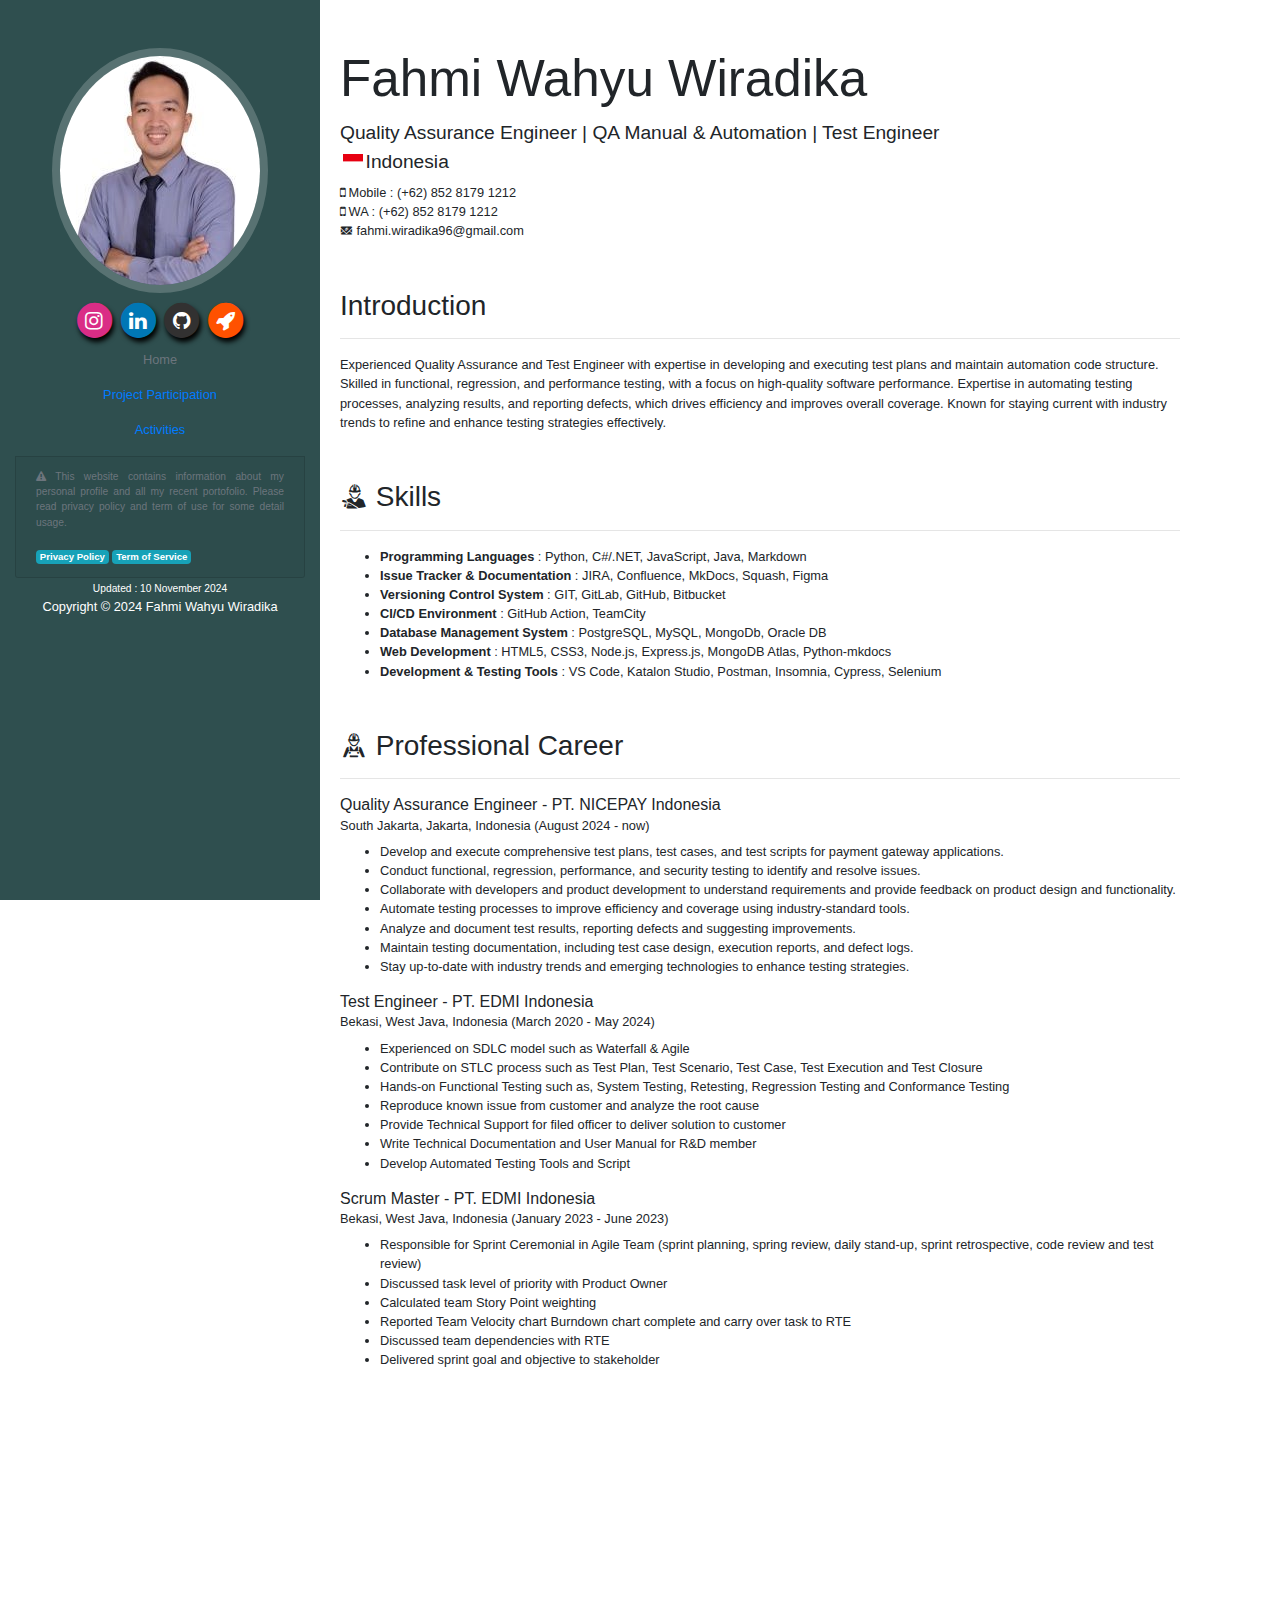
<file: index.html>
<!DOCTYPE html>
<html lang="en-US">

<head>
  <meta charset="UTF-8">
  <meta name="viewport" content="width=device-width, initial-scale=1.0" />
  <meta name="author" content="fahmi wahyu wiradika">
  <meta name="about" content="This is curriculum vitae page fahmi wahyu wiradika">
  <title>Fahmi's Portfolio</title>

  <link rel="stylesheet" href="public/lib/bootstrap/css/bootstrap.min.css">
  <link rel="stylesheet" href="public/lib/animate/animate.min.css">
  <link rel="stylesheet" href="public/lib/font-awesome/css/font-awesome.min.css">
  <link rel="stylesheet" href="public/lib/ionicons/css/ionicons.min.css">
  <link rel="stylesheet" href="public/lib/magnific-popup/magnific-popup.css">
  <link rel="stylesheet" href="public/lib/devicons/css/devicons.min.css">
  <link rel="stylesheet" href="public/lib/icofont/css/icofont.css">
  <link rel="stylesheet" href="public/lib/flag-icon-css-master/css/flag-icon.min.css">
  <link rel="stylesheet" href="public/css/fahmiwazu.css">

  <script src="public/lib/jquery/jquery.min.js"></script>
  <script src="public/lib/jquery/jquery-migrate.min.js"></script>
  <script src="public/lib/bootstrap/js/bootstrap.min.js"></script>
  <script src="public/lib/easing/easing.min.js"></script>
  <script src="public/lib/magnific-popup/magnific-popup.min.js"></script>
  <script src="public/lib/superfish/hoverIntent.js"></script>
  <script src="public/lib/superfish/superfish.min.js"></script>
  <script src="public/lib/wow/wow.min.js"></script>
  <script src="public/js/fahmiwazu.js"></script>
</head>

<body>
  <div id="mobile-page">
    <div id="sm-cover-header" style="font-size:90%">
      <div class="container text-white text-center">
        <div class="wow animated flip">
          <img class="img-profile img-fluid rounded-circle mb-2 " src="public/img/Fahmi - Close up Photo 200.jpg"
            alt="Photo Fahmi Wahyu Wiradika">
        </div>
        <div class="wow animated fadeIn" style="text-shadow:2px 4px 5px black">
          <h3> Fahmi Wahyu Wiradika</h3>
          <h4><small><span class="flag-icon-background flag-icon flag-icon-id"
                style="background-size:80%"></span>Indonesia <br>Quality Assurance Engineer | QA Manual & Automation | Test Engineer </h4>
          <span class="fa fa-mobile-phone"></span> Mobile : (+62) 852 8179 1212
          <br>
          <span class="fa fa-mobile-phone"></span> WA : (+62) 852 8179 1212
          <br>
          <span class="icofont icofont-email"></span> fahmi.wiradika96@gmail.com
        </div>
        <div id="social-media" class=" mt-2 wow animated fadeInUp">
          <small>
            <a class="fa-stack fa-2x text-white" href="https://www.instagram.com/fahmiwazu/">
              <i class="fa fa-circle fa-stack-2x" style="color:#DA2D86;text-shadow:2px 4px 5px black"></i>
              <i class="fa fa-instagram fa-stack-1x"></i>
            </a>
            <a class="fa-stack fa-2x text-white" href="https://www.linkedin.com/in/fahmiwiradika96/">
              <i class="fa fa-circle fa-stack-2x" style="color:#0077B5;text-shadow:2px 4px 5px black"></i>
              <i class="fa fa-linkedin fa-stack-1x"></i>
            </a>
            <a class="fa-stack fa-2x text-white" href="https://github.com/fahmiwazu/">
              <i class="fa fa-circle fa-stack-2x" style="color:#323131;text-shadow:2px 4px 5px black"></i>
              <i class="fa fa-github fa-stack-1x"></i>
            </a>
            <a class="fa-stack fa-2x text-white" href="https://www.postman.com/fahmi-wiradika">
              <i class="fa fa-circle fa-stack-2x" style="color:#ff5100;text-shadow:2px 4px 5px black"></i>
              <i class="fa fa-rocket fa-stack-1x"></i>
            </a>
          </small>
        </div>
      </div>
    </div>
    <div id="introduction">
      <div class="container text-center mt-5 wow animated fadeInUp mt-2">
        <h3>Introduction</h3>
        <div class="section-divider"></div>
        <hr>
        <p>
          Experienced Quality Assurance and Test Engineer with expertise in 
          developing and executing test plans and maintain automation code structure. 
          Skilled in functional, regression, and performance testing, with a focus on high-quality 
          software performance. Expertise in automating testing processes, analyzing results, 
          and reporting defects, which drives efficiency and improves overall coverage. 
          Known for staying current with industry trends to refine and enhance testing 
          strategies effectively.  </p>
      </div>
    </div>
    <div id="skills">
      <div class="container text-center mt-5 wow animated fadeInUp mt-2">
        <h3><span class="icofont icofont-worker"></span> Skills</h3>
        <div class="section-divider"></div>
        <div class="text-left">
          <hr>
          <ul>
            <li><b>Programming Languages</b> : Python, C#/.NET, JavaScript, Java, Markdown</li>
            <li><b>Issue Tracker & Documentation</b> : JIRA, Confluence, MkDocs, Squash, Figma</li>
            <li><b>Versioning Control System</b> : GIT, GitLab, GitHub, Bitbucket</li>
            <li><b>CI/CD Environment</b> : GitHub Action, TeamCity</li>
            <li><b>Database Management System</b> : PostgreSQL, MySQL, MongoDb, Oracle DB</li>
            <li><b>Web Development</b> : HTML5, CSS3, Node.js, Express.js, MongoDB Atlas, Python-mkdocs</li>
            <li><b>Development & Testing Tools</b> : VS Code, Katalon Studio, Postman, Insomnia, Cypress, Selenium</li>
          </ul>
        </div>
      </div>
    </div>
    <div id="experience">
      <div class="container text-center mt-5 wow animated fadeInUp mt-2">
        <h3><span class="icofont icofont-engineer"></span> Professional Career</h3>
        <div class="section-divider"></div>
        <div class="text-left">
          <hr>
          <h6>Quality Assurance Engineer - PT. NICEPAY Indonesia
            <small><br>South Jakarta, Jakarta, Indonesia (August 2024 - now)</small>
          </h6>
          <ul>
            <li>Develop and execute comprehensive test plans, test cases, and test scripts for payment gateway applications.</li>
            <li>Conduct functional, regression, performance, and security testing to identify and resolve issues.</li>
            <li>Collaborate with developers and product development to understand requirements and provide feedback on product design and functionality.</li>
            <li>Automate testing processes to improve efficiency and coverage using industry-standard tools.</li>
            <li>Analyze and document test results, reporting defects and suggesting improvements.</li>
            <li>Maintain testing documentation, including test case design, execution reports, and defect logs.</li>
            <li>Stay up-to-date with industry trends and emerging technologies to enhance testing strategies.</li>
          </ul>
        </div>
        <div class="text-left">
          <h6>Test Engineer - PT. EDMI Indonesia
            <small><br>Bekasi, West Java, Indonesia (March 2020 - May 2024)</small>
          </h6>
          <ul>
            <li>Experienced on SDLC model such as Waterfall & Agile</li>
            <li>Contribute on STLC process such as Test Plan, Test Scenario, Test Case, Test Execution and Test
              Closure</li>
            <li>Hands-on Functional Testing such as, System Testing, Retesting, Regression Testing and Conformance
              Testing</li>
            <li>Reproduce known issue from customer and analyze the root cause</li>
            <li>Provide Technical Support for filed officer to deliver solution to customer</li>
            <li>Write Technical Documentation and User Manual for R&D member</li>
            <li>Develop Automated Testing Tools and Script</li>
          </ul>
        </div>
        <div class="text-left">
          <h6>Scrum Master - PT. EDMI Indonesia
            <small><br>Bekasi, West Java, Indonesia (January 2023 - June 2023)</small>
          </h6>
          <ul>
            <li>Responsible for Sprint Ceremonial in Agile Team (sprint planning, spring review, daily stand-up,
              sprint retrospective, code review and test review)</li>
            <li>Discussed task level of priority with Product Owner</li>
            <li>Calculated team Story Point weighting</li>
            <li>Reported Team Velocity chart Burndown chart complete and carry over task to RTE</li>
            <li>Discussed team dependencies with RTE</li>
            <li>Delivered sprint goal and objective to stakeholder</li>
          </ul>
        </div>
      </div>
    </div>
    <div id="internship">
      <div class="container text-center mt-5 wow animated fadeInUp mt-2">
        <h3><span class="icofont icofont-instrument"></span> Internship</h3>
        <div class="section-divider"></div>
        <div class="text-left">
          <hr>
          <h6>Electrical Engineer Intern - PT Paiton Operation and Maintenance Indonesia (POMI)
            <small><br>Probolinggo, East Java, Indonesia (January 2018 - April 2018)</small>
          </h6>
          <ul>
            <li>Implement Safety Oriented and Safe System Work (SMK3)</li>
            <li>Understand the general design and process of thermal power generation</li>
            <li>Understand engineering drawings and control diagram, P&ID drawing</li>
            <li>Observed Boiler and Control Valve in SCADA Interface</li>
            <li>Inspected PLC installation and operation for the coal handling system</li>
            <li>Executed unit outages scope of major and critical equipment inspections, installations, repairs, and
              cleaning</li>
          </ul>
        </div>
      </div>
    </div>
    <div id="education">
      <div class="container text-center mt-5 wow animated fadeInUp mt-2">
        <h3><span class="fa fa-university"></span> Education</h3>
        <div class="section-divider"></div>
        <div class="text-left">
          <hr>
          <h6>Bachelor of Industrial Electrical Engineering <br>Electronic Engineering Polytechnic Institute of Surabaya (EEPIS)
            <small><br>Surabaya, East Java, Indonesia (September 2015 - August 2019)</small>
          </h6>
          <ul>
            <li>Overall GPA 3.35/4.</li>
            <li>Member of Factory Automation Laboratory.</li>
            <li>Member of Industrial Electrical Engineering Student Organization</li>
            <li>Coursework: Automation Industry, Embedded Systems, Digital Signal Processing.</li>
            <li>Thesis on “Design and build a Smart Energy Meter to identify household loads based on harmonic trace”.</li>
          </ul>
        </div>
      </div>
    </div>
    <div id="certificate">
      <div class="container text-center mt-5 wow animated fadeInUp mt-2">
        <h3><span class="icofont icofont-certificate"></span> Certification</h3>
        <div class="section-divider"></div>
        <div class="text-left">
          <hr>
          <h6>Quality Assurance Certification
            <small><br>freeCodeCamp <br>Issued July 2024<br>Credential ID <a
                href="https://www.freecodecamp.org/certification/fahmi-wahyu-wiradika/quality-assurance-v7">fahmi-wahyu-wiradika-qa</a></small>
          </h6>
          <h6>Back End Development and APIs Certification
            <small><br>freeCodeCamp <br>Issued June 2024<br>Credential ID <a
                href="https://freecodecamp.org/certification/fahmi-wahyu-wiradika/back-end-development-and-apis">fahmi-wahyu-wiradika-bedaa</a></small>
          </h6>
          <h6>API Test Automation Certification
            <small><br>Postman <br>Issued June 2024<br>Credential ID <a
                href="https://api.badgr.io/public/assertions/Tu5Xrua8S1GHNrEVEXvcgg">66681f09fd693638a4001108</a></small>
          </h6>
          <h6>Relational Database Certification
            <small><br>freeCodeCamp <br>Issued June 2024<br>Credential ID <a
                href="https://www.freecodecamp.org/certification/fahmi-wahyu-wiradika/relational-database-v8">fahmi-wahyu-wiradika-rd</a></small>
          </h6>
          <h6>Katalon Expert Level Certification
            <small><br>Katalon <br>Issued May 2024 · Expired May 2026<br>Credential ID <a
                href="https://academy.katalon.com/mcertificate/66572752327b2">66572752327b2</a></small>
          </h6>
          <h6>Katalon Professional Level Certification
            <small><br>Katalon <br>Issued May 2024 · Expired May 2026<br>Credential ID <a
                href="https://academy.katalon.com/mcertificate/66548414726aa">66548414726aa</a></small>
          </h6>
          <h6>Katalon Practitioner Level Certification
            <small><br>Katalon <br>Issued May 2024 · Expired May 2026<br>Credential ID <a
                href="https://academy.katalon.com/mcertificate/665334772dd5a">665334772dd5a</a></small>
          </h6>
          <h6>PLC-Based Control System Operator
            <small><br>Badan Nasional Sertifikasi Profesi <br>Issued Sep 2019 · Expired Sep 2022<br>Credential ID
              186.00021.2019</small>
          </h6>
          <h6>Electrical Installation for Simple Building
            <small><br>Badan Nasional Sertifikasi Profesi <br>Issued Nov 2018 · Expired Nov 2021<br>Credential ID
              186.00336.2018</small>
          </h6>
        </div>
      </div>
    </div>
    <div id="info">
      <div class="container text-center mt-5 wow animated fadeInUp">
        <div class="card card-footer text-justify">
          <small>
            <p><span class="fa fa-warning"></span>
              This website contains information about my personal profile and all my recent portofolio.
              Please read privacy policy and term of use for some detail usage.
            </p>
          </small>
          <div>
            <a class="badge badge-info" href="#">Privacy Policy</a>
            <a class="badge badge-info" href="#">Term of Use</a>
            <br>
            <small>Updated : 10 November 2024</small>
          </div>
        </div>
      </div>
    </div>
    <footer class="container text-center wow animated fadeInUp" style="margin-bottom:5rem"><span
        class="copyright">Copyright &copy; 2024 Fahmi Wahyu Wiradika </span></footer>

    <div id="menu-mobile" class="container">
      <div class="row mt-5">
        <div class="col text-center">
          <a href="#" class="menu-home-1 text-muted">
            <i class="ion ion-android-home"></i>
            <br>
            <small>Home</small>
          </a>
        </div>
        <div class="col text-center">
          <a href="project.html" class="menu-home-2">
            <i class="ion ion-briefcase"></i>
            <br>
            <small> Project </small>
          </a>
        </div>
        <div class="col text-center">
          <a href="research.html" class="menu-home-3">
              <i class="icofont icofont-idea"></i>
              <br>
              <small> Activities </small>
            </a>
        </div>
      </div>
    </div>
  </div>

  <div id="desktop-page" class="container">
    <div id="menu-tablet-desktop" class="wow animated fadeInLeft" style="width:25%">
      <img class="img-profile rounded-circle mb-2" style="margin-top:3rem" src="public/img/Fahmi - Close up Photo 200.jpg"
        alt="Photo Fahmi Wahyu Wiradika">
      <br>
      <small>
        <a class="fa-stack fa-2x text-white" href="https://www.instagram.com/fahmiwazu/">
          <i class="fa fa-circle fa-stack-2x" style="color:#DA2D86;text-shadow:2px 4px 5px black"></i>
          <i class="fa fa-instagram fa-stack-1x"></i>
        </a>
        <a class="fa-stack fa-2x text-white" href="https://www.linkedin.com/in/fahmiwiradika96/">
          <i class="fa fa-circle fa-stack-2x" style="color:#0077B5;text-shadow:2px 4px 5px black"></i>
          <i class="fa fa-linkedin fa-stack-1x"></i>
        </a>
        <a class="fa-stack fa-2x text-white" href="https://github.com/fahmiwazu/">
          <i class="fa fa-circle fa-stack-2x" style="color:#323131;text-shadow:2px 4px 5px black"></i>
          <i class="fa fa-github fa-stack-1x"></i>
        </a>
        <a class="fa-stack fa-2x text-white" href="https://www.postman.com/fahmi-wiradika">
          <i class="fa fa-circle fa-stack-2x" style="color:#ff5100;text-shadow:2px 4px 5px black"></i>
          <i class="fa fa-rocket fa-stack-1x"></i>
        </a>
      </small>
      <a class="nav-link js-scroll-trigger text-muted" href="#">Home</a>
      <a class="nav-link js-scroll-trigger" href="project.html">Project Participation</a>
      <a class="nav-link js-scroll-trigger" href="research.html">Activities</a>
      <div id="info">
        <div class="container text-center mt-2">
          <div class="card card-footer text-justify">
            <div class="text-muted">
              <small>
                <p><span class="fa fa-warning"></span>
                  This website contains information about my personal profile and all my recent portofolio.
                  Please read privacy policy and term of use for some detail usage.
                </p>
              </small>
            </div>
            <div>
              <a class="badge badge-info" href="#">Privacy Policy</a>
              <a class="badge badge-info" href="#">Term of Service</a>
            </div>
          </div>
        </div>
      </div>
      <div class="text-white">
        <small>Updated : 10 November 2024</small>
      </div>
      <footer class="container text-center text-white" style="margin-bottom:5rem"><span class="copyright">Copyright
          &copy; 2024 Fahmi Wahyu Wiradika </span></footer>
    </div>
    <div id="content">
      <div id="profile" style="height:100%;margin-left: 15rem;margin-top: 3rem">
        <div class="container text-left mt-5 wow animated fadeInRight mt-2">
          <h1 style="font-size: 400%">Fahmi Wahyu Wiradika</h1>
          <h4><small>Quality Assurance Engineer | QA Manual & Automation | Test Engineer <br><span
                class="flag-icon-background flag-icon flag-icon-id" style="background-size:80%"></span>Indonesia</small>
          </h4>
          <span class="fa fa-mobile-phone"></span> Mobile : (+62) 852 8179 1212
          <br>
          <span class="fa fa-mobile-phone"></span> WA : (+62) 852 8179 1212
          <br>
          <span class="icofont icofont-email"></span> fahmi.wiradika96@gmail.com
        </div>
      </div>
      <div id="introduction" style="height:100%;margin-left: 15rem;margin-top: 3rem">
        <div class="container text-left mt-5 wow animated fadeInUp mt-2">
          <h3>Introduction</h3>
          <hr>
          <p>
            Experienced Quality Assurance and Test Engineer with expertise in 
            developing and executing test plans and maintain automation code structure. 
            Skilled in functional, regression, and performance testing, with a focus on high-quality 
            software performance. Expertise in automating testing processes, analyzing results, 
            and reporting defects, which drives efficiency and improves overall coverage. 
            Known for staying current with industry trends to refine and enhance testing 
            strategies effectively. </p>
        </div>
      </div>
      <div id="skills" style="height:100%;margin-left: 15rem;margin-top: 3rem">
        <div class="container text-left mt-5 wow animated fadeInUp mt-2">
          <h3><span class="icofont icofont-worker"></span> Skills</h3>
          <div class="text-left">
            <hr>
            <ul>
              <li><b>Programming Languages</b> : Python, C#/.NET, JavaScript, Java, Markdown</li>
              <li><b>Issue Tracker & Documentation</b> : JIRA, Confluence, MkDocs, Squash, Figma</li>
              <li><b>Versioning Control System</b> : GIT, GitLab, GitHub, Bitbucket</li>
              <li><b>CI/CD Environment</b> : GitHub Action, TeamCity</li>
              <li><b>Database Management System</b> : PostgreSQL, MySQL, MongoDb, Oracle DB</li>
              <li><b>Web Development</b> : HTML5, CSS3, Node.js, Express.js, MongoDB Atlas, Python-mkdocs</li>
              <li><b>Development & Testing Tools</b> : VS Code, Katalon Studio, Postman, Insomnia, Cypress, Selenium</li>
            </ul>
          </div>
        </div>
      </div>
      <div id="experience" style="height:100%;margin-left: 15rem;margin-top: 3rem">
        <div class="container text-left mt-5 wow animated fadeInUp mt-2">
          <h3><span class="icofont icofont-engineer"></span> Professional Career</h3>
          <div class="text-left">
            <hr>
            <h6>Quality Assurance Engineer - PT. NICEPAY Indonesia
              <small><br>South Jakarta, Jakarta, Indonesia (August 2024 - now)</small>
            </h6>
            <ul>
              <li>Develop and execute comprehensive test plans, test cases, and test scripts for payment gateway applications.</li>
              <li>Conduct functional, regression, performance, and security testing to identify and resolve issues.</li>
              <li>Collaborate with developers and product development to understand requirements and provide feedback on product design and functionality.</li>
              <li>Automate testing processes to improve efficiency and coverage using industry-standard tools.</li>
              <li>Analyze and document test results, reporting defects and suggesting improvements.</li>
              <li>Maintain testing documentation, including test case design, execution reports, and defect logs.</li>
              <li>Stay up-to-date with industry trends and emerging technologies to enhance testing strategies.</li>
            </ul>
          </div>
          <div class="text-left">
            <h6>Test Engineer - PT. EDMI Indonesia
              <small><br>Bekasi, West Java, Indonesia (March 2020 - May 2024)</small>
            </h6>
            <ul>
              <li>Experienced on SDLC model such as Waterfall & Agile</li>
              <li>Contribute on STLC process such as Test Plan, Test Scenario, Test Case, Test Execution and Test
                Closure</li>
              <li>Hands-on Functional Testing such as, System Testing, Retesting, Regression Testing and Conformance
                Testing</li>
              <li>Reproduce known issue from customer and analyze the root cause</li>
              <li>Provide Technical Support for filed officer to deliver solution to customer</li>
              <li>Write Technical Documentation and User Manual for R&D member</li>
              <li>Develop Automated Testing Tools and Script</li>
            </ul>
          </div>
          <div class="text-left">
            <h6>Scrum Master - PT. EDMI Indonesia
              <small><br>Bekasi, West Java, Indonesia (January 2023 - June 2023)</small>
            </h6>
            <ul>
              <li>Responsible for Sprint Ceremonial in Agile Team (sprint planning, spring review, daily stand-up,
                sprint retrospective, code review and test review)</li>
              <li>Discussed task level of priority with Product Owner</li>
              <li>Calculated team Story Point weighting</li>
              <li>Reported Team Velocity chart Burndown chart complete and carry over task to RTE</li>
              <li>Discussed team dependencies with RTE</li>
              <li>Delivered sprint goal and objective to stakeholder</li>
            </ul>
          </div>
        </div>
      </div>
      <div id="internship" style="height:100%;margin-left: 15rem;margin-top: 3rem">
        <div class="container text-left mt-5 wow animated fadeInUp mt-2">
          <h3><span class="icofont icofont-instrument"></span> Internship</h3>
          <div class="text-left">
            <hr>
            <h6>Electrical Engineer Intern - PT Paiton Operation and Maintenance Indonesia (POMI)
              <small><br>Probolinggo, East Java, Indonesia (January 2018 - April 2018)</small>
            </h6>
            <ul>
              <li>Implement Safety Oriented and Safe System Work (SMK3)</li>
              <li>Understand the general design and process of thermal power generation</li>
              <li>Understand engineering drawings and control diagram, P&ID drawing</li>
              <li>Observed Boiler and Control Valve in SCADA Interface</li>
              <li>Inspected PLC installation and operation for the coal handling system</li>
              <li>Executed unit outages scope of major and critical equipment inspections, installations, repairs, and
                cleaning</li>
            </ul>
          </div>
        </div>
      </div>
      <div id="education" style="height:100%;margin-left: 15rem;margin-top: 3rem">
        <div class="container text-left mt-5 wow animated fadeInUp mt-2">
          <h3><span class="fa fa-university"></span> Education</h3>
          <div class="text-left">
            <hr>
            <h6>Bachelor of Industrial Electrical Engineering <br>Electronic Engineering Polytechnic Institute of Surabaya (EEPIS)
              <small><br>Surabaya, East Java, Indonesia (September 2015 - August 2019)</small>
            </h6>
            <ul>
              <li>Overall GPA 3.35/4.</li>
              <li>Member of Factory Automation Laboratory.</li>
              <li>Member of Industrial Electrical Engineering Student Organization</li>
              <li>Coursework: Automation Industry, Embedded Systems, Digital Signal Processing.</li>
              <li>Thesis on “Design and build a Smart Energy Meter to identify household loads based on harmonic trace”.</li>
            </ul>
          </div>
        </div>
      </div>
      <div id="certificate" style="height:100%;margin-left: 15rem;margin-top: 3rem">
        <div class="container text-left mt-5 wow animated fadeInUp mt-2">
          <h3><span class="icofont icofont-certificate"></span> Certification</h3>
          <div class="text-left">
            <hr>
            <h6>Quality Assurance Certification
              <small><br>freeCodeCamp <br>Issued July 2024<br>Credential ID <a
                  href="https://www.freecodecamp.org/certification/fahmi-wahyu-wiradika/quality-assurance-v7">fahmi-wahyu-wiradika-qa</a></small>
            </h6>
            <h6>Back End Development and APIs Certification
              <small><br>freeCodeCamp <br>Issued June 2024<br>Credential ID <a
                  href="https://freecodecamp.org/certification/fahmi-wahyu-wiradika/back-end-development-and-apis">fahmi-wahyu-wiradika-bedaa</a></small>
            </h6>
            <h6>API Test Automation Certification
              <small><br>Postman <br>Issued June 2024<br>Credential ID <a
                  href="https://api.badgr.io/public/assertions/Tu5Xrua8S1GHNrEVEXvcgg">66681f09fd693638a4001108</a></small>
            </h6>
            <h6>Relational Database Certification
              <small><br>freeCodeCamp <br>Issued June 2024<br>Credential ID <a
                  href="https://www.freecodecamp.org/certification/fahmi-wahyu-wiradika/relational-database-v8">fahmi-wahyu-wiradika-rd</a></small>
            </h6>
            <h6>Katalon Expert Level Certification
              <small><br>Katalon <br>Issued May 2024 · Expired May 2026<br>Credential ID <a
                  href="https://academy.katalon.com/mcertificate/66572752327b2">66572752327b2</a></small>
            </h6>
            <h6>Katalon Professional Level Certification
              <small><br>Katalon <br>Issued May 2024 · Expired May 2026<br>Credential ID <a
                  href="https://academy.katalon.com/mcertificate/66548414726aa">66548414726aa</a></small>
            </h6>
            <h6>Katalon Practitioner Level Certification
              <small><br>Katalon <br>Issued May 2024 · Expired May 2026<br>Credential ID <a
                  href="https://academy.katalon.com/mcertificate/665334772dd5a">665334772dd5a</a></small>
            </h6>
            <h6>PLC-Based Control System Operator
              <small><br>Badan Nasional Sertifikasi Profesi <br>Issued Sep 2019 · Expired Sep 2022<br>Credential ID
                186.00021.2019</small>
            </h6>
            <h6>Electrical Installation for Simple Building
              <small><br>Badan Nasional Sertifikasi Profesi <br>Issued Nov 2018 · Expired Nov 2021<br>Credential ID
                186.00336.2018</small>
            </h6>
            <br>
          </div>
        </div>
      </div>
    </div>
  </div>
</body>

</html>
</file>
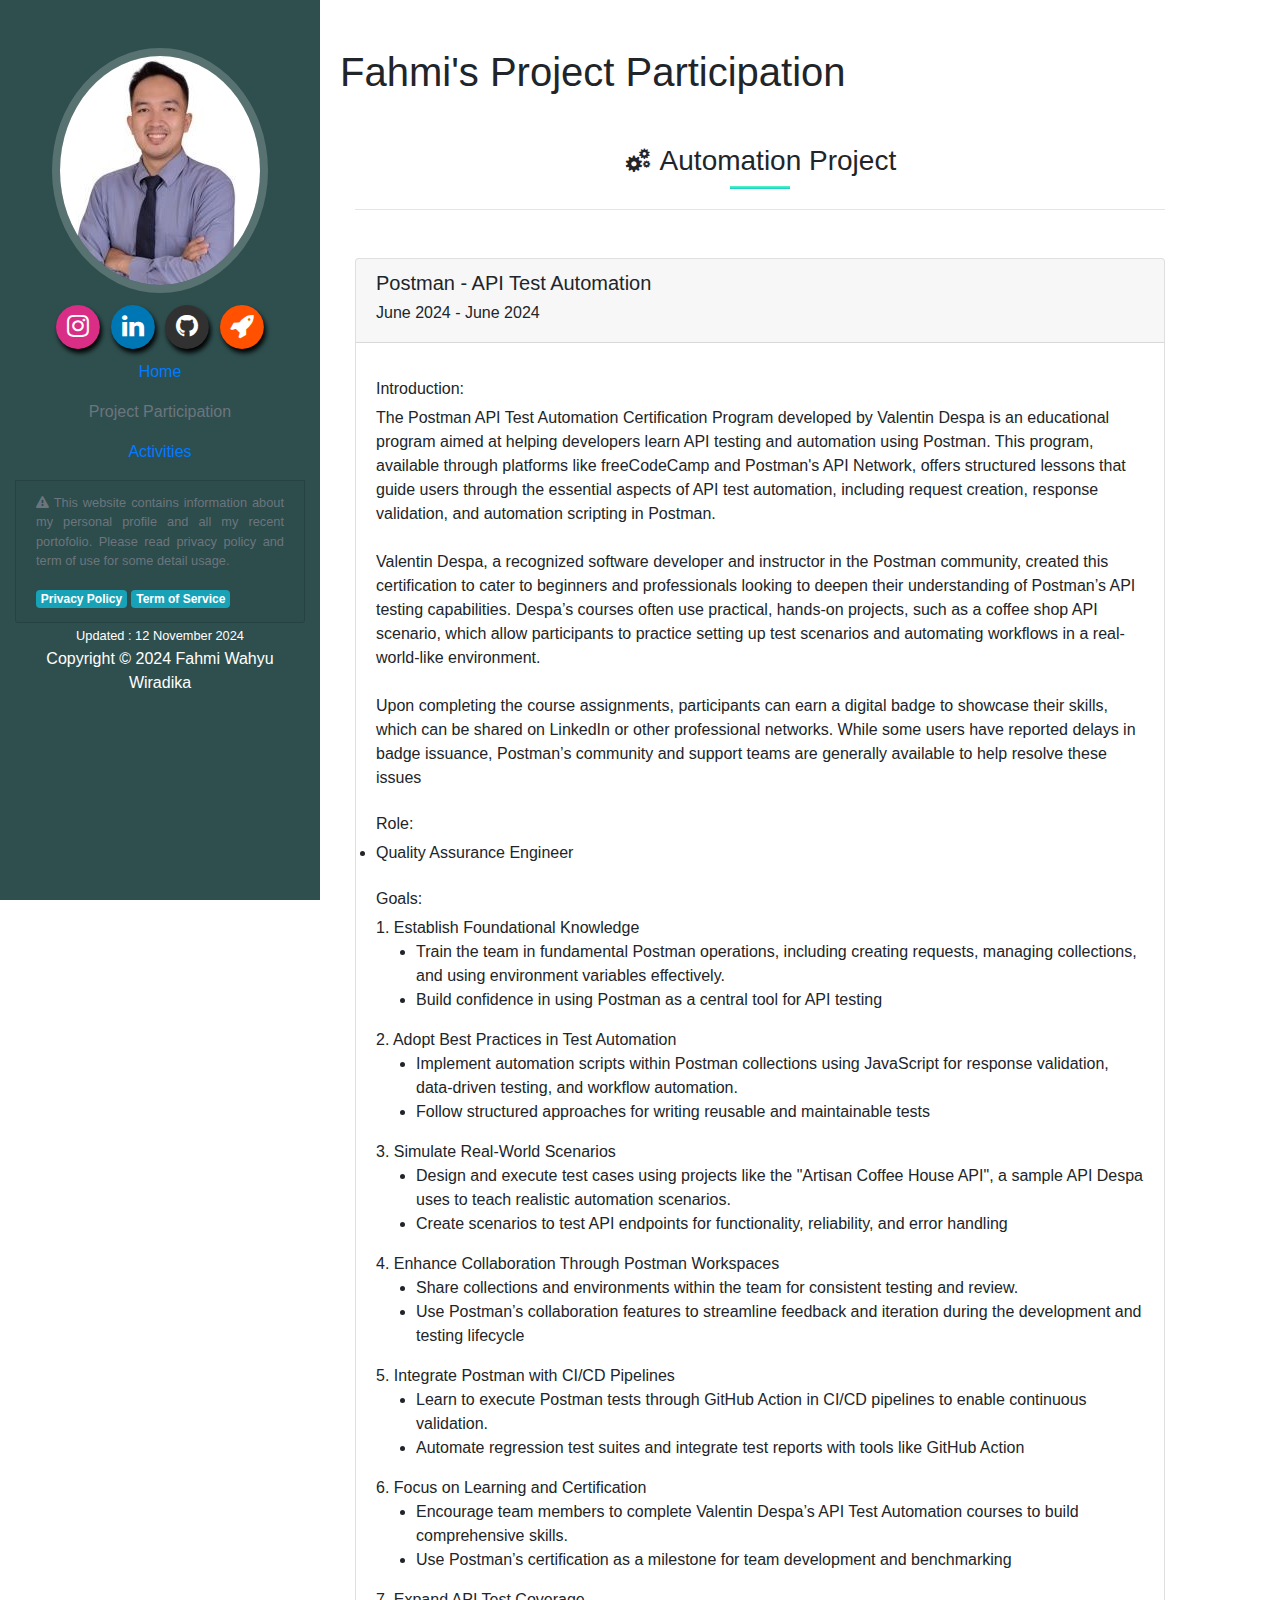
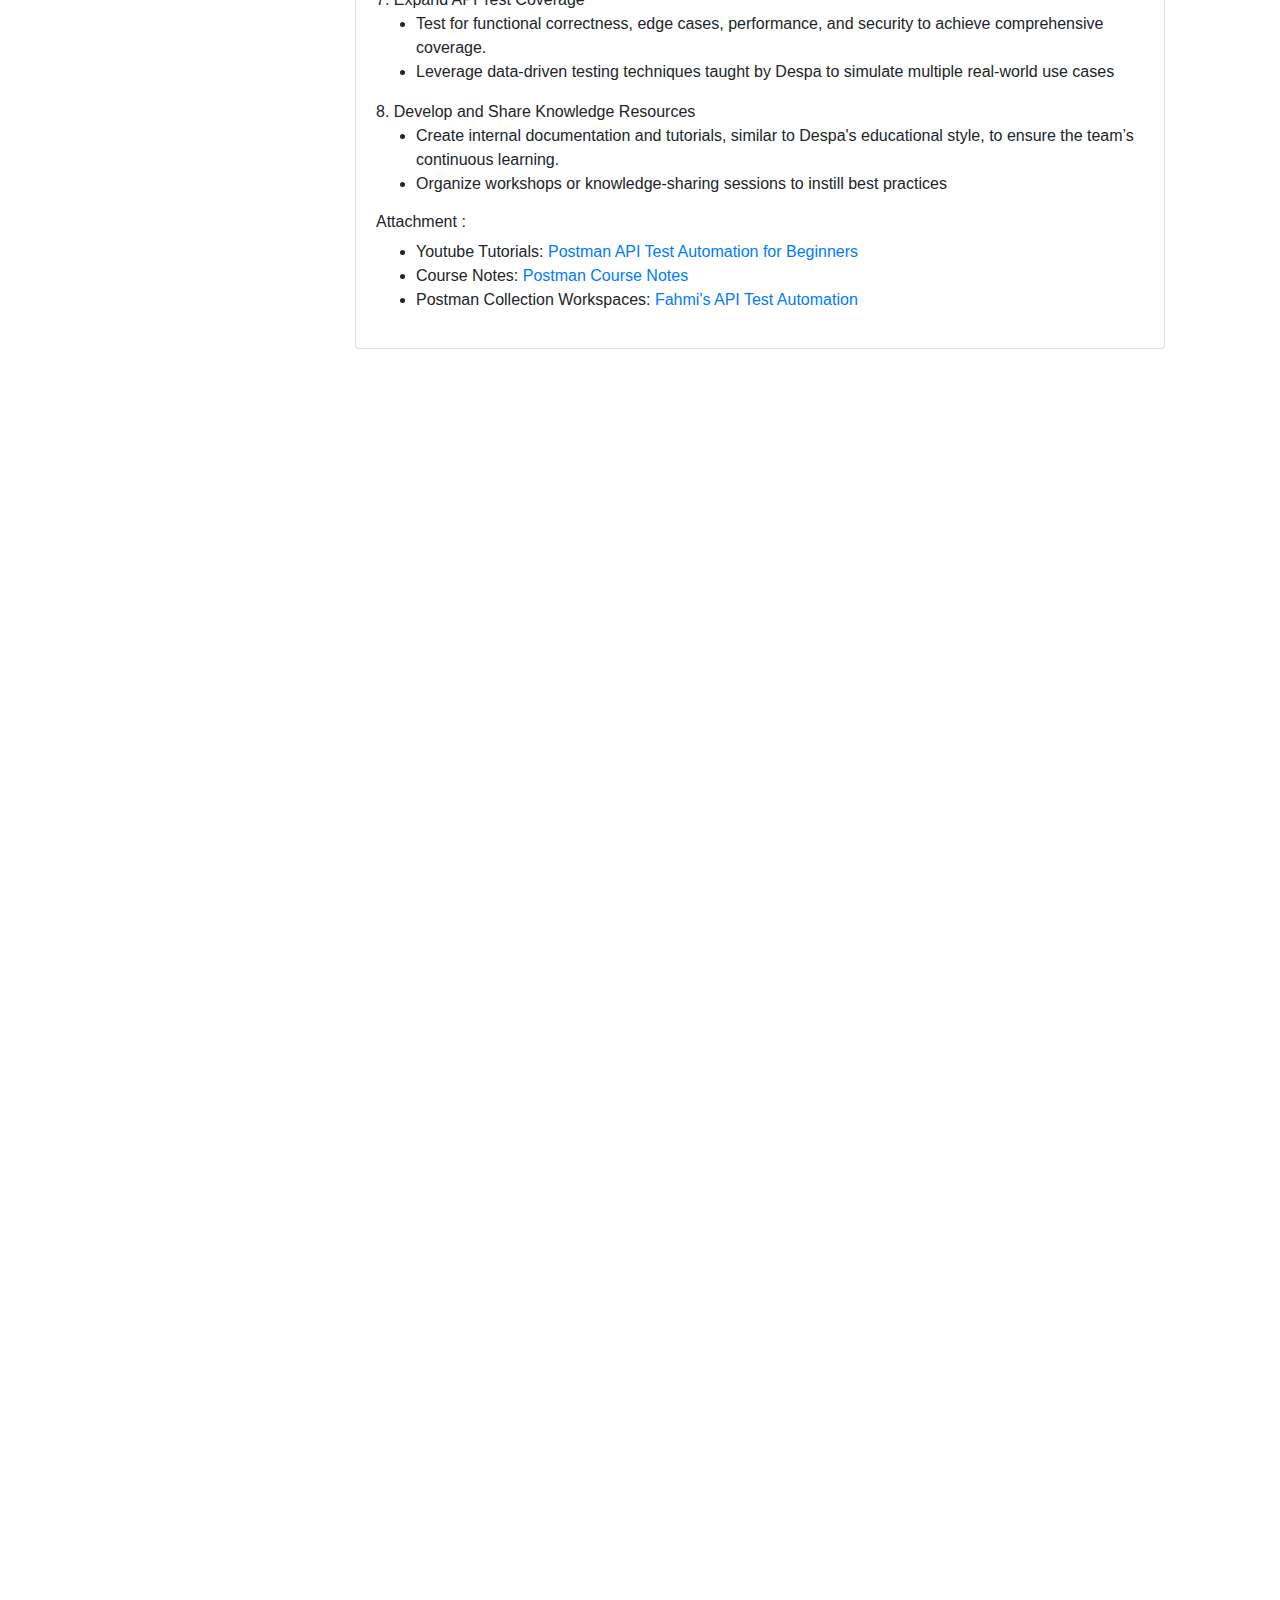
<file: project.html>
<!DOCTYPE html>
<html lang="en-US">

<head>
  <meta charset="UTF-8">
  <meta name="viewport" content="width=device-width, initial-scale=1.0" />
  <meta name="author" content="fahmi wahyu wiradika">
  <meta name="about" content="This is curriculum vitae page fahmi wahyu wiradika">
  <title>Fahmi Wahyu Wiradika</title>

  <link rel="stylesheet" href="public/lib/bootstrap/css/bootstrap.min.css">
  <link rel="stylesheet" href="public/lib/animate/animate.min.css">
  <link rel="stylesheet" href="public/lib/font-awesome/css/font-awesome.min.css">
  <link rel="stylesheet" href="public/lib/ionicons/css/ionicons.min.css">
  <link rel="stylesheet" href="public/lib/magnific-popup/magnific-popup.css">
  <link rel="stylesheet" href="public/lib/icofont/css/icofont.css">
  <link rel="stylesheet" href="public/css/fahmiwazu.css">

  <script src="public/lib/jquery/jquery.min.js"></script>
  <script src="public/lib/jquery/jquery-migrate.min.js"></script>
  <script src="public/lib/bootstrap/js/bootstrap.min.js"></script>
  <script src="public/lib/easing/easing.min.js"></script>
  <script src="public/lib/magnific-popup/magnific-popup.min.js"></script>
  <script src="public/lib/superfish/hoverIntent.js"></script>
  <script src="public/lib/superfish/superfish.min.js"></script>
  <script src="public/lib/wow/wow.min.js"></script>
  <script src="public/js/fahmiwazu.js"></script>
</head>

<body>
  <div id="mobile-page">
    <div id="sm-cover-event">
      <div class="container-fluid text-white text-center mt-2 wow animated fadeInUp"
        style="text-shadow:2px 4px 5px black">
        <h3> Project Participation </h3>
      </div>
    </div>

    <div class="container text-center mt-5 wow animated fadeInUp mt-2">
      <h3><span class="icofont icofont-gears"></span> Automation Project</h3>
      <div class="section-divider"></div>
      <hr>
    </div>    <div id="a" class="container mt-5 wow animated fadeInLeft mt-2">
      <div class="card">
        <div class="card-header">
          <h5>Postman - API Test Automation</h5>
          <h6>June 2024 - June 2024</h6>
        </div>
        <div class="card-body">
          <p>
          <h6>Introduction:</h6>
          The Postman API Test Automation Certification Program developed by Valentin Despa is an educational program aimed at helping developers learn API testing and automation using Postman. This program, available through platforms like freeCodeCamp and Postman's API Network, offers structured lessons that guide users through the essential aspects of API test automation, including request creation, response validation, and automation scripting in Postman.
          <br><br>
          Valentin Despa, a recognized software developer and instructor in the Postman community, created this certification to cater to beginners and professionals looking to deepen their understanding of Postman’s API testing capabilities. Despa’s courses often use practical, hands-on projects, such as a coffee shop API scenario, which allow participants to practice setting up test scenarios and automating workflows in a real-world-like environment.
          <br><br>
          Upon completing the course assignments, participants can earn a digital badge to showcase their skills, which can be shared on LinkedIn or other professional networks. While some users have reported delays in badge issuance, Postman’s community and support teams are generally available to help resolve these issues​
          <br>
          <br>
          <h6>Role:</h6>
          <li>Quality Assurance Engineer</li>
          <br>
          <h6>Goals:</h6>
          1. Establish Foundational Knowledge
          <ul>
          <li>Train the team in fundamental Postman operations, including creating requests, managing collections, and using environment variables effectively.</li>
          <li>Build confidence in using Postman as a central tool for API testing</li>
          </ul>
          2. Adopt Best Practices in Test Automation
          <ul>
          <li>Implement automation scripts within Postman collections using JavaScript for response validation, data-driven testing, and workflow automation.</li>
          <li>Follow structured approaches for writing reusable and maintainable tests</li>
          </ul>
          3. Simulate Real-World Scenarios
          <ul>
          <li>Design and execute test cases using projects like the "Artisan Coffee House API", a sample API Despa uses to teach realistic automation scenarios.</li>
          <li>Create scenarios to test API endpoints for functionality, reliability, and error handling</li>
          </ul>
          4. Enhance Collaboration Through Postman Workspaces
          <ul>
          <li>Share collections and environments within the team for consistent testing and review.</li>
          <li>Use Postman’s collaboration features to streamline feedback and iteration during the development and testing lifecycle</li>
          </ul>
          5. Integrate Postman with CI/CD Pipelines
          <ul>
          <li>Learn to execute Postman tests through GitHub Action in CI/CD pipelines to enable continuous validation.</li>
          <li>Automate regression test suites and integrate test reports with tools like GitHub Action</li>
          </ul>
          6. Focus on Learning and Certification
          <ul>
          <li>Encourage team members to complete Valentin Despa’s API Test Automation courses to build comprehensive skills.</li>
          <li>Use Postman’s certification as a milestone for team development and benchmarking</li>
          </ul>
          7. Expand API Test Coverage
          <ul>
          <li>Test for functional correctness, edge cases, performance, and security to achieve comprehensive coverage.</li>
          <li>Leverage data-driven testing techniques taught by Despa to simulate multiple real-world use cases</li>
          </ul>
          8. Develop and Share Knowledge Resources
          <ul>
          <li>Create internal documentation and tutorials, similar to Despa's educational style, to ensure the team’s continuous learning.</li>
          <li>Organize workshops or knowledge-sharing sessions to instill best practices</li>
          </ul>
          <h6>Attachment :</h6>
          <ul>
            <li>Youtube Tutorials: <a
              href="https://www.youtube.com/watch?v=zp5Jh2FIpF0">Postman API Test Automation for Beginners</a>
            </li>
            <li>Course Notes: <a
              href="https://github.com/vdespa/automation-with-postman-course">Postman Course Notes</a></li>
            </li>
            <li>Postman Collection Workspaces: <a
              href="https://www.postman.com/fahmi-wiradika/workspace/freecodecamp-api-test-automation-with-postman">Fahmi's API Test Automation</a></li>
            </li>
          </ul>
          </p>
        </div>
      </div>
    </div> 

    <div class="container text-center mt-5 wow animated fadeInUp mt-2">
      <h3><span class="icofont icofont-tasks"></span> Quality Assurance</h3>
      <div class="section-divider"></div>
      <hr>
    </div> 
    <div id="a" class="container mt-5 wow animated fadeInLeft mt-2">
      <div class="card">
        <div class="card-header">
          <h5>Metric-Imperial Converter</h5>
          <h6>June 2024 - July 2024</h6>
        </div>
        <div class="card-body">
          <p>
          <h6>Introduction:</h6>
          In the Metric-Imperial Converter project, we'll develop an API to convert measurements 
          between metric and imperial units. As backend developers, we'll implement conversion logic 
          and endpoints, and as quality assurance engineers, we'll ensure reliability by writing unit and 
          functional tests using Mocha, Chai, and Chai-HTTP.
          <br>
          <br>
          <h6>Role:</h6>
          <li>Back End Developer</li>
          <li>Quality Assurance Engineer</li>
          <br>
          <h6>Goals:</h6>
          As a Backend Developer:
          <ul>
              <li><b>Build an API Endpoint:</b> Create a robust API that accepts user input for metric and imperial measurements and returns accurate conversions.</li>
              <li><b>Implement Conversion Logic:</b> Develop precise conversion algorithms for units such as length, weight, and volume.</li>
              <li><b>Validate User Input:</b> Ensure the API handles invalid or missing inputs gracefully with appropriate error messages.</li>
          </ul>
          As a Quality Assurance Engineer:
          <ul>
            <li><b>Write Unit Tests:</b> Use Mocha and Chai to test individual functions for conversion accuracy and input validation.</li>
            <li><b>Perform Functional Testing:</b> Utilize Chai-HTTP to test complete API workflows, including successful conversions and error handling.</li>
            <li><b>Ensure Code Reliability:</b> Identify edge cases and write comprehensive tests to ensure consistent performance and accuracy.</li>
            <li><b>Maintain Test Coverage:</b> Strive for high test coverage to catch potential bugs and ensure all code paths are tested.</li>          
          </ul>
          <h6>Attachment :</h6>
          <ul>
            <li>Project workspace: <a
              href="https://www.freecodecamp.org/learn/quality-assurance/quality-assurance-projects/metric-imperial-converter">Metric-Imperial Converter on freeCodeCamp</a>
            </li>
            <li>GitHub Repository: <a
              href="https://github.com/fahmiwazu/fcc-metric-imp-converter">Metric-Imperial Converter Repository</a></li>
            </li>
          </ul>
          </p>
        </div>
      </div>
    </div>
    <div id="a" class="container mt-5 wow animated fadeInLeft mt-2">
      <div class="card">
        <div class="card-header">
          <h5>Issue Tracker</h5>
          <h6>June 2024 - July 2024</h6>
        </div>
        <div class="card-body">
          <p>
          <h6>Introduction:</h6>
          In the Issue Tracker project, we'll develop a backend API to manage and track issues 
          for projects. As backend developers, we'll design endpoints for creating, updating, 
          viewing, and deleting issues. As quality assurance engineers, 
          we'll ensure functionality and reliability by writing and executing functional tests using Chai-HTTP.
          <br>
          <br>
          <h6>Role:</h6>
          <li>Back End Developer</li>
          <li>Quality Assurance Engineer</li>
          <br>
          <h6>Goals:</h6>
          As a Backend Developer:
          <ul>
          <li><b>Build a RESTful API:</b> Create endpoints to handle CRUD operations for managing issues, including creating, updating, viewing, and deleting issues.</li>
          <li><b>Design a Database Schema:</b> Structure a database to store and manage issue data effectively, including fields like title, description, status, and assigned project.</li>
          <li><b>Implement Input Validation:</b> Ensure all user inputs are validated, handling missing or invalid data gracefully.</li>
          </ul>
          As a Quality Assurance Engineer:
          <ul>
          <li><b>Write Functional Tests:</b> Use Chai-HTTP to write comprehensive tests for all API endpoints, ensuring they work as expected.</li>
          <li><b>Test Edge Cases:</b> Validate how the API handles various edge cases, such as invalid inputs, empty requests, or attempting to update non-existent issues.</li>
          <li><b>Ensure API Reliability:</b> Verify that all endpoints handle errors gracefully and respond with the correct status codes and messages.</li>
          <li><b>Maintain Test Coverage:</b> Aim for high test coverage to ensure all critical functionalities are tested and bugs are minimized.</li>
          </ul>
          <h6>Attachment :</h6>
          <ul>
            <li>Project workspace: <a
              href="https://www.freecodecamp.org/learn/quality-assurance/quality-assurance-projects/issue-tracker">Issue Tracker on freeCodeCamp</a>
            </li>
            <li>GitHub Repository: <a
              href="https://github.com/fahmiwazu/fcc-issue-tracker">Issue Tracker Repository</a></li>
            </li>
          </ul>
          </p>
        </div>
      </div>
    </div>
    <div id="a" class="container mt-5 wow animated fadeInLeft mt-2">
      <div class="card">
        <div class="card-header">
          <h5>Personal Library</h5>
          <h6>June 2024 - July 2024</h6>
        </div>
        <div class="card-body">
          <p>
          <h6>Introduction:</h6>
          In the Personal Library project, we'll create a backend API to manage a collection of books, 
          including adding, retrieving, updating, and deleting entries. As backend developers, we'll implement 
          the core functionality, and as quality assurance engineers, we'll ensure reliability by writing and 
          running functional tests using Chai-HTTP.
          <br>
          <br>
          <h6>Role:</h6>
          <li>Back End Developer</li>
          <li>Quality Assurance Engineer</li>
          <br>
          <h6>Goals:</h6>
          As a Backend Developer:
            <ul>
            <li><b>Build a RESTful API:</b> Create endpoints to handle CRUD operations for managing books, including adding, viewing, updating, and deleting book entries.</li>
            <li><b>Design a Database Schema:</b> Structure a database to store book information, such as titles, authors, and associated comments.</li>
            <li><b>Handle Comments for Books:</b> Implement functionality to allow users to add and retrieve comments for specific books.</li>
            <li><b>Implement Input Validation:</b> Ensure user inputs are validated, handling errors and missing data appropriately.</li>
            </ul>
          As a Quality Assurance Engineer:
            <ul>
            <li><b>Write Functional Tests:</b> Use Chai-HTTP to write and run functional tests for all API endpoints, verifying correct responses and behaviors.</li>
            <li><b>Test Edge Cases:</b> Validate how the API handles invalid inputs, empty requests, and attempts to manipulate non-existent records.</li>
            <li><b>Ensure API Reliability:</b> Confirm all endpoints respond with appropriate status codes and error messages in various scenarios.</li>
            <li><b>Maintain Comprehensive Test Coverage:</b> Cover all critical functionalities to minimize bugs and ensure the API performs as expected.</li>
            </ul>
          <h6>Attachment :</h6>
          <ul>
            <li>Project workspace: <a
              href="https://www.freecodecamp.org/learn/quality-assurance/quality-assurance-projects/personal-library">Personal Library on freeCodeCamp</a>
            </li>
            <li>GitHub Repository: <a
              href="https://github.com/fahmiwazu/fcc-library">Personal Library Repository</a></li>
            </li>
          </ul>
          </p>
        </div>
      </div>
    </div>
    <div id="a" class="container mt-5 wow animated fadeInLeft mt-2">
      <div class="card">
        <div class="card-header">
          <h5>Sudoku Solver</h5>
          <h6>June 2024 - July 2024</h6>
        </div>
        <div class="card-body">
          <p>
          <h6>Introduction:</h6>
          In the Sudoku Solver project, we'll build a backend API to validate and solve Sudoku puzzles. 
          As backend developers, we'll implement the logic to check puzzle validity and find solutions. 
          As quality assurance engineers, we'll ensure accuracy by writing unit tests with Chai 
          and functional tests using Chai-HTTP.        
          <br>
          <br>
          <h6>Role:</h6>
          <li>Back End Developer</li>
          <li>Quality Assurance Engineer</li>
          <br>
          <h6>Goals:</h6>
          As a Backend Developer:
          <ul>
          <li><b>Build Core Functionality:</b> Implement algorithms to validate Sudoku puzzles, check puzzle completion, and generate solutions.</li>
          <li><b>Create API Endpoints:</b> Develop endpoints to handle puzzle submissions, validate inputs, and return solutions.</li>
          <li><b>Handle Edge Cases:</b> Ensure the solver works for various scenarios, including incomplete puzzles, invalid inputs, and unsolvable configurations.</li>
          </ul>
          As a Quality Assurance Engineer:
          <ul>
          <li><b>Write Unit Tests:</b> Use Chai to test individual functions, such as validation logic and solution generation, ensuring they work correctly.</li>
          <li><b>Perform Functional Testing:</b> Use Chai-HTTP to test the API endpoints, verifying the responses for valid and invalid requests.</li>
          <li><b>Test Edge Cases:</b> Validate how the API handles incomplete, incorrect, or unsolvable puzzles, ensuring appropriate error handling and messages.</li>
          <li><b>Maintain High Test Coverage:</b> Write comprehensive tests to cover all critical functionalities, minimizing bugs and ensuring reliability.</li>
          </ul>          
          <h6>Attachment :</h6>
          <ul>
            <li>Project workspace: <a
              href="https://www.freecodecamp.org/learn/quality-assurance/quality-assurance-projects/sudoku-solver">Sudoku Solver on freeCodeCamp</a>
            </li>
            <li>GitHub Repository: <a
              href="https://github.com/fahmiwazu/fcc-sudoku-solver">Sudoku Solver Repository</a></li>
            </li>
          </ul>
          </p>
        </div>
      </div>
    </div>
    <div id="a" class="container mt-5 wow animated fadeInLeft mt-2">
      <div class="card">
        <div class="card-header">
          <h5>American British Translator</h5>
          <h6>June 2024 - July 2024</h6>
        </div>
        <div class="card-body">
          <p>
          <h6>Introduction:</h6>
          In the American British Translator project, we'll create a backend API to translate text 
          between American and British English. As backend developers, we'll implement the translation 
          logic and API endpoints, and as quality assurance engineers, we'll ensure functionality by 
          writing unit tests with Chai and functional tests using Chai-HTTP.          
          <br>
          <br>
          <h6>Role:</h6>
          <li>Back End Developer</li>
          <li>Quality Assurance Engineer</li>
          <br>
          <h6>Goals:</h6>
          As a Backend Developer:
          <ul>
          <li><b>Develop Translation Logic:</b> Implement algorithms to accurately translate text between American and British English, considering spelling, idioms, and phrasing.</li>
          <li><b>Create API Endpoints:</b> Build endpoints to accept text input, specify the translation direction, and return the translated text.</li>
          <li><b>Handle Input Validation:</b> Ensure the API properly handles invalid, empty, or missing text inputs with appropriate error responses.</li>
          </ul>
          As a Quality Assurance Engineer:
          <ul>
          <li><b>Write Unit Tests:</b> Use Chai to test the translation logic, ensuring the correct conversion of words, phrases, and idioms.</li>
          <li><b>Perform Functional Testing:</b> Use Chai-HTTP to test API endpoints, verifying the service responds correctly to valid and invalid requests.</li>
          <li><b>Test Edge Cases:</b> Validate the behavior of the translator with special cases, such as texts with mixed languages, unusual formatting, or ambiguous phrases.</li>
          <li><b>Maintain Comprehensive Test Coverage:</b> Ensure all critical translation rules and API functionalities are covered to guarantee accuracy and reliability.</li>
          </ul>
          <h6>Attachment :</h6>
          <ul>
            <li>Project workspace: <a
              href="https://www.freecodecamp.org/learn/quality-assurance/quality-assurance-projects/american-british-translator">American British Translator on freeCodeCamp</a>
            </li>
            <li>GitHub Repository: <a
              href="https://github.com/fahmiwazu/fcc-american-british-translator">American British Translator Repository</a></li>
            </li>
          </ul>
          </p>
        </div>
      </div>
    </div> 

    <div class="container text-center mt-5 wow animated fadeInUp mt-2">
      <h3><span class="icofont icofont-server"></span> Backend Development & APIs</h3>
      <div class="section-divider"></div>
      <hr>
    </div>
    <div id="a" class="container mt-5 wow animated fadeInLeft mt-2">
      <div class="card">
        <div class="card-header">
          <h5>Simple CRUD Apps</h5>
          <h6>June 2024 - June 2024</h6>
        </div>
        <div class="card-body">
          <p>
          <h6>Introduction:</h6>
          In the Simple CRUD App project, we'll use Node.js, Express.js, and MongoDB to build an 
          application that performs Create, Read, Update, and Delete operations. We'll test our 
          API using tools like Postman, Insomnia, and Thunder Client, gaining practical 
          experience in backend development, database management, and API testing.
          <br>
          <br>
          <h6>Role:</h6>
          Back End Developer
          <br>
          <br>
          <h6>Goals:</h6>
          <ul>
            <li><b>Develop CRUD Functionality:</b> Implement Create, Read, Update, and Delete operations for managing data in a MongoDB database using Node.js and Express.js.</li>
            <li><b>Build a RESTful API:</b> Design a RESTful API with organized routes and controllers, following best practices for a clean and maintainable structure.</li>
            <li><b>Connect to MongoDB:</b> Set up a MongoDB database, configure connections, and handle data storage and retrieval effectively.</li>
            <li><b>Test API Endpoints:</b> Use Postman, Insomnia, and Thunder Client to test each endpoint, ensuring that all routes work as expected and return appropriate responses.</li>
            <li><b>Error Handling and Validation:</b> Add error handling and input validation to improve app reliability and prevent invalid data entries.</li>
            <li><b>Strengthen Backend Skills:</b> Gain hands-on experience with backend development, database interactions, and API testing tools.</li>
          </ul>
          <h6>Attachment :</h6>
          <ul>
            <li>GitHub Repository: <a
              href="https://github.com/fahmiwazu/simple-crud-apps">Simple CRUD Apps Repository</a></li>
            </li>
          </ul>
          </p>
        </div>
      </div>
    </div>
    <div id="a" class="container mt-5 wow animated fadeInLeft mt-2">
      <div class="card">
        <div class="card-header">
          <h5>Timestamp Microservice</h5>
          <h6>June 2024 - June 2024</h6>
        </div>
        <div class="card-body">
          <p>
          <h6>Introduction:</h6>
          In the Timestamp Microservice project, we'll build a service that converts 
          dates between Unix timestamps and UTC format. This project will strengthen 
          our skills in handling date formats and creating APIs to return accurate time 
          data based on user input.
          <br>
          <br>
          <h6>Role:</h6>
          Back End Developer
          <br>
          <br>
          <h6>Goals:</h6>
          <ul>
            <li><b>Build an API Endpoint:</b> Create an API that accepts date input and responds with timestamp data in both Unix and UTC formats.</li>
            <li><b>Parse and Validate Dates:</b> Implement logic to handle various date formats, parse them correctly, and validate user input.</li>
            <li><b>Handle Edge Cases:</b> Ensure the microservice can handle invalid dates, returning appropriate error messages when necessary.</li>
            <li><b>Convert Timestamps:</b> Provide accurate conversions between Unix timestamps and UTC date formats based on user input.</li>
            <li><b>Deploy the Microservice:</b> Host the microservice on a platform like Heroku, making it accessible online for users to test and interact with.</li>
            <li><b>Strengthen API and Backend Skills:</b> Gain hands-on experience building a backend service, parsing data, and handling HTTP requests</li>
          </ul>
          <h6>Attachment :</h6>
          <ul>
            <li>Project workspace: <a
              href="https://www.freecodecamp.org/learn/back-end-development-and-apis/back-end-development-and-apis-projects/timestamp-microservice">Timestamp Microservice on freeCodeCamp</a>
            </li>
            <li>GitHub Repository: <a
              href="https://github.com/fahmiwazu/fcc-timestamp">Timestamp Microservice Repository</a></li>
            </li>
          </ul>
          </p>
        </div>
      </div>
    </div>
    <div id="a" class="container mt-5 wow animated fadeInLeft mt-2">
      <div class="card">
        <div class="card-header">
          <h5>Request Header Parser Microservice</h5>
          <h6>June 2024 - June 2024</h6>
        </div>
        <div class="card-body">
          <p>
          <h6>Introduction:</h6>
          In the Request Header Parser Microservice project, we'll build a service that extracts 
          information from HTTP request headers, such as IP address, language, and browser details. 
          This project will improve our skills in working with request data and creating APIs that 
          respond with relevant user information.
          <br>
          <br>
          <h6>Role:</h6>
          Back End Developer
          <br>
          <br>
          <h6>Goals:</h6>
          <ul>
            <li><b>Build an API Endpoint:</b> Create an API that responds to HTTP requests by parsing and returning key header information.</li>
            <li><b>Extract User Information:</b> Retrieve details from the request headers, including the user's IP address, language, and operating system.</li>
            <li><b>Handle HTTP Requests:</b> Gain experience in handling and responding to HTTP requests within a microservice environment.</li>
            <li><b>Format Data for API Response:</b> Organize the extracted header information into a structured, JSON-formatted response.</li>
            <li><b>Deploy the Microservice:</b> Host the microservice on a platform like Heroku to make it accessible to users for testing and feedback.</li>
            <li><b>Enhance Backend Development Skills:</b> Strengthen skills in backend development, working with HTTP headers, and building API endpoints.</li>
          </ul>
          <h6>Attachment :</h6>
          <ul>
            <li>Project workspace: <a
              href="https://www.freecodecamp.org/learn/back-end-development-and-apis/back-end-development-and-apis-projects/request-header-parser-microservice">Request Header Parser Microservice on freeCodeCamp</a>
            </li>
            <li>GitHub Repository: <a
              href="https://github.com/fahmiwazu/fcc-headerparser">Request Header Parser Microservice Repository</a></li>
            </li>
          </ul>
          </p>
        </div>
      </div>
    </div>
    <div id="a" class="container mt-5 wow animated fadeInLeft mt-2">
      <div class="card">
        <div class="card-header">
          <h5>URL Shortener Microservice</h5>
          <h6>June 2024 - June 2024</h6>
        </div>
        <div class="card-body">
          <p>
          <h6>Introduction:</h6>
          In the URL Shortener Microservice project, we'll build a service that generates 
          shortened URLs for user-provided links and redirects them to the original addresses. 
          This project will enhance our skills in handling URLs, creating APIs, and managing 
          data storage for efficient redirection.
          <br>
          <br>
          <h6>Role:</h6>
          Back End Developer
          <br>
          <br>
          <h6>Goals:</h6>
          <ul>
            <li><b>Build an API Endpoint:</b> Create an API that receives a long URL as input and returns a shortened version for easier sharing.</li>
            <li><b>Generate Short URLs:</b> Implement logic to convert long URLs into unique, shortened versions using identifiers.</li>
            <li><b>Store URLs in a Database:</b> Save both original and shortened URLs in a database for future lookups.</li>
            <li><b>Redirect to Original URL:</b> Set up the API to redirect users from the shortened URL back to the original URL when accessed.</li>
            <li><b>Handle Input Validation:</b> Ensure valid URL input from users, returning helpful error messages for invalid or unsupported URLs.</li>
            <li><b>Deploy the Microservice:</b> Host the microservice on a platform like Heroku, making it accessible for users to test and use.</li>
            <li><b>Strengthen Backend Skills:</b> Enhance understanding of URL encoding, database interaction, and HTTP redirects in a backend application.</li>
          </ul>
          <h6>Attachment :</h6>
          <ul>
            <li>Project workspace: <a
              href="https://www.freecodecamp.org/learn/back-end-development-and-apis/back-end-development-and-apis-projects/url-shortener-microservice">URL Shortener Microservice on freeCodeCamp</a>
            </li>
            <li>GitHub Repository: <a
              href="https://github.com/fahmiwazu/fcc-urlshortener">URL Shortener Microservice Repository</a></li>
            </li>
          </ul>
          </p>
        </div>
      </div>
    </div>
    <div id="a" class="container mt-5 wow animated fadeInLeft mt-2">
      <div class="card">
        <div class="card-header">
          <h5>Exercise Tracker</h5>
          <h6>June 2024 - June 2024</h6>
        </div>
        <div class="card-body">
          <p>
          <h6>Introduction:</h6>
          In the Exercise Tracker project, we'll build an app to log and track user's 
          exercise activities, including details like type, duration, and date. This 
          project will strengthen our skills in designing APIs, handling user data, 
          and creating a functional tracking system for activity logs.          
          <br>
          <br>
          <h6>Role:</h6>
          Back End Developer
          <br>
          <br>
          <h6>Goals:</h6>
          <ul>
            <li><b>Build an API to Track Exercises:</b> Create an API that allows users to log exercises with details like description, duration, and date.</li>
            <li><b>Set Up User Profiles:</b> Enable users to create profiles that store their exercise logs and associated data.</li>
            <li><b>Implement CRUD Operations:</b> Develop endpoints to create, read, update, and delete exercise logs for each user.</li>
            <li><b>Filter and Display Exercise Logs:</b> Allow users to retrieve their exercise logs, with optional filtering by date range and limiting results.</li>
            <li><b>Store Data in a Database:</b> Use a database to store user profiles and exercise data securely for easy retrieval.</li>
            <li><b>Deploy the Application:</b> Host the application on a platform like Heroku, making it accessible for users to log and track their workouts.</li>
            <li><b>Enhance API and Backend Skills:</b> Practice building RESTful APIs, managing user input, and creating data-driven applications in a backend environment.</li>
          </ul>
          <h6>Attachment :</h6>
          <ul>
            <li>Project workspace: <a
              href="https://www.freecodecamp.org/learn/back-end-development-and-apis/back-end-development-and-apis-projects/exercise-tracker">Exercise Tracker on freeCodeCamp</a>
            </li>
            <li>GitHub Repository: <a
              href="https://github.com/fahmiwazu/fcc-exercise-tracker">Exercise Tracker Repository</a></li>
            </li>
          </ul>
          </p>
        </div>
      </div>
    </div>
    <div id="a" class="container mt-5 wow animated fadeInLeft mt-2">
      <div class="card">
        <div class="card-header">
          <h5>File Metadata Microservice</h5>
          <h6>June 2024 - June 2024</h6>
        </div>
        <div class="card-body">
          <p>
          <h6>Introduction:</h6>
          In the File Metadata Microservice project, we'll build a service that extracts 
          and returns metadata (like file size, type, and name) from uploaded files. This 
          project will improve our skills in handling file uploads, processing metadata, 
          and building responsive APIs.          
          <br>
          <br>
          <h6>Role:</h6>
          SQL Developer
          <br>
          <br>
          <h6>Goals:</h6>
          <ul>
            <li><b>Build an API Endpoint for File Uploads:</b> Create an endpoint that allows users to upload files for metadata analysis.</li>
            <li><b>Extract File Metadata:</b> Implement functionality to retrieve key file information, such as file name, size, and type.</li>
            <li><b>Return Metadata as JSON:</b> Format and return the extracted metadata in a structured JSON response to the user.</li>
            <li><b>Handle File Validation:</b> Ensure the service can handle various file types and sizes, providing appropriate error messages for unsupported files.</li>
            <li><b>Deploy the Microservice:</b> Host the microservice on a platform like Heroku, making it accessible for users to test file uploads and metadata retrieval.</li>
            <li><b>Strengthen Backend Development Skills:</b> Gain practical experience in handling file uploads, extracting metadata, and building data-driven microservices.</li>
          </ul>
          <h6>Attachment :</h6>
          <ul>
            <li>Project workspace: <a
              href="https://www.freecodecamp.org/learn/back-end-development-and-apis/back-end-development-and-apis-projects/file-metadata-microservice">File Metadata Microservice on freeCodeCamp</a>
            </li>
            <li>GitHub Repository: <a
              href="https://github.com/fahmiwazu/fcc-file-metadata">File Metadata Microservice Repository</a></li>
            </li>
          </ul>
          </p>
        </div>
      </div>
    </div>

    <div class="container text-center mt-5 wow animated fadeInUp mt-2">
      <h3><span class="icofont icofont-database"></span> Relational Database</h3>
      <div class="section-divider"></div>
      <hr>
    </div>
    <div id="a" class="container mt-5 wow animated fadeInLeft mt-2">
      <div class="card">
        <div class="card-header">
          <h5>Build a Number Guessing Game</h5>
          <h6>June 2024 - June 2024</h6>
        </div>
        <div class="card-body">
          <p>
          <h6>Introduction:</h6>
          In the Build a Number Guessing Game project, 
          I'll create an interactive game where players try 
          to guess a randomly chosen number. I'll write logic to track guesses, 
          give feedback, and manage the game flow, sharpening my programming 
          skills with a fun, user-friendly experience.
          <br>
          <br>
          <h6>Role:</h6>
          SQL Developer
          <br>
          <br>
          <h6>Goals:</h6>
          <ul>
            <li><b>Implement Game Logic:</b> Create the core functionality of a number guessing game where the player guesses a randomly generated number within a range.</li>
            <li><b>Track User Input:</b> Capture and validate user guesses, providing feedback on whether the guess is too high, too low, or correct.</li>
            <li><b>Manage Game Flow:</b> Set up game loops to continue until the player guesses correctly, and track the number of attempts made.</li>
            <li><b>Provide User Feedback:</b> Display helpful messages to the player, such as indicating the number of guesses left or congratulating them for guessing correctly.</li>
            <li><b>Enhance User Interface:</b> Build a simple, user-friendly interface to interact with the game, displaying information and handling input.</li>
            <li><b>Practice Core Programming Skills:</b> Strengthen JavaScript programming skills, including logic, loops, conditionals, and handling user input.</li>
          </ul>
          <h6>Attachment :</h6>
          <ul>
            <li>Project workspace: <a
              href="https://www.freecodecamp.org/learn/relational-database/build-a-number-guessing-game-project/build-a-number-guessing-game">Build a Number Guessing Game on freeCodeCamp</a>
            </li>
            <li>GitHub Repository: <a
              href="https://github.com/fahmiwazu/fcc-rdb-numberguessdb">Number Guessing Game Repository</a></li>
            </li>
          </ul>
          </p>
        </div>
      </div>
    </div>
    <div id="a" class="container mt-5 wow animated fadeInLeft mt-2">
      <div class="card">
        <div class="card-header">
          <h5>Build a Periodic Table Database</h5>
          <h6>June 2024 - June 2024</h6>
        </div>
        <div class="card-body">
          <p>
          <h6>Introduction:</h6>
          In the Build a Periodic Table Database project, 
          I'll create a database to store information on chemical elements. 
          I'll design tables, set up relationships, and run queries to 
          explore element properties, strengthening my SQL skills while 
          organizing scientific data.
          <br>
          <br>
          <h6>Role:</h6>
          SQL Developer
          <br>
          <br>
          <h6>Goals:</h6>
          <ul>
            <li><b>Design a Database Schema:</b> Create tables to store information about chemical elements, such as their names, symbols, atomic numbers, and properties.</li>
            <li><b>Establish Relationships:</b> Set up relationships between tables, for example, linking elements to their respective groups or periods on the periodic table.</li>
            <li><b>Perform CRUD Operations:</b> Implement SQL queries to create, read, update, and delete element data in the database.</li>
            <li><b>Write Queries for Element Information:</b> Develop SQL queries to retrieve details about elements, such as their atomic mass, type, or placement on the periodic table.</li>
            <li><b>Normalize the Database:</b> Ensure the database is normalized to avoid data redundancy and maintain data integrity.</li>
            <li><b>Enhance SQL and Database Skills:</b> Improve skills in structuring, querying, and managing relational databases with scientific data.</li>
          </ul>
          <h6>Attachment :</h6>
          <ul>
            <li>Project workspace: <a
              href="https://www.freecodecamp.org/learn/relational-database/build-a-periodic-table-database-project/build-a-periodic-table-database">Build a Periodic Table Database on freeCodeCamp</a>
            </li>
            <li>GitHub Repository: <a
              href="https://github.com/fahmiwazu/fcc-rdb-atomicdb">Periodic Table Repository</a></li>
            </li>
          </ul>
          </p>
        </div>
      </div>
    </div>
    <div id="a" class="container mt-5 wow animated fadeInLeft mt-2">
      <div class="card">
        <div class="card-header">
          <h5>Build a Salon Appointment Scheduler</h5>
          <h6>June 2024 - June 2024</h6>
        </div>
        <div class="card-body">
          <p>
          <h6>Introduction:</h6>
          In the Build a Salon Appointment Scheduler project, 
          I'll create a database to manage client appointments for a salon. 
          I'll design tables, set up relationships, and write queries to schedule 
          and track appointments, enhancing my SQL skills while building a 
          functional scheduling system.
          <br>
          <br>
          <h6>Role:</h6>
          SQL Developer
          <br>
          <br>
          <h6>Goals:</h6>
          <ul>
            <li><b>Design a Database Schema:</b> Create tables to store data about clients, appointments, and salon staff.</li>
            <li><b>Establish Relationships:</b> Link tables to associate clients with their appointments and staff with scheduled services.</li>
            <li><b>Implement CRUD Operations:</b> Use SQL to create, read, update, and delete appointment records.</li>
            <li><b>Write Queries for Scheduling:</b> Write SQL queries to manage and view upcoming appointments, staff availability, and client schedules.</li>
            <li><b>Create a User-Friendly Interface:</b> Build a simple interface for salon staff to manage bookings and clients to check availability.</li>
            <li><b>Enhance SQL and Backend Skills:</b> Practice backend development by working with databases and handling real-world scheduling data.</li>
          </ul>
          <h6>Attachment :</h6>
          <ul>
            <li>Project workspace: <a
              href="https://www.freecodecamp.org/learn/relational-database/build-a-salon-appointment-scheduler-project/build-a-salon-appointment-scheduler">Build a Salon Appointment Scheduler on freeCodeCamp</a>
            </li>
            <li>GitHub Repository: <a
              href="https://github.com/fahmiwazu/fcc-rdb-salondb">Salon Appointment Scheduler Repository</a></li>
            </li>
          </ul>
          </p>
        </div>
      </div>
    </div>
    <div id="a" class="container mt-5 wow animated fadeInLeft mt-2">
      <div class="card">
        <div class="card-header">
          <h5>Build a World Cup Database</h5>
          <h6>June 2024 - June 2024</h6>
        </div>
        <div class="card-body">
          <p>
          <h6>Introduction:</h6>
          In the World Cup project, I'll create a database to store data on World 
          Cup teams, players, and match results. I'll design tables, set up 
          relationships, and run queries to explore stats and results, 
          strengthening my SQL and database skills while organizing tournament data.          
          <br>
          <br>
          <h6>Role:</h6>
          SQL Developer
          <br>
          <br>
          <h6>Goals:</h6>
          <ul>
            <li><b>Design a Database Schema:</b> Create tables to store data about World Cup teams, players, matches, and results.</li>
            <li><b>Establish Relationships:</b> Link tables together, such as associating players with teams and matches with their outcomes.</li>
            <li><b>Perform CRUD Operations:</b> Implement SQL queries to create, read, update, and delete World Cup data.</li>
            <li><b>Write Complex Queries:</b> Develop SQL queries to retrieve specific information, such as top goal scorers, match results, or team performance.</li>
            <li><b>Normalize the Database:</b> Organize data efficiently by normalizing the database to reduce redundancy and ensure data consistency.</li>
            <li><b>Enhance SQL and Database Skills:</b> Strengthen our ability to design and query relational databases, focusing on real-world sports data.</li>
          </ul>
          <h6>Attachment :</h6>
          <ul>
            <li>Project workspace: <a
              href="https://www.freecodecamp.org/learn/relational-database/build-a-world-cup-database-project/build-a-world-cup-database">Build a World Cup Database on freeCodeCamp</a>
            </li>
            <li>GitHub Repository: <a
              href="https://github.com/fahmiwazu/fcc-rdb-worldcupdb">World Cup Database Repository</a></li>
            </li>
          </ul>
          </p>
        </div>
      </div>
    </div>
    <div id="a" class="container mt-5 wow animated fadeInLeft mt-2">
      <div class="card">
        <div class="card-header">
          <h5>Build a Celestial Bodies Database</h5>
          <h6>June 2024 - June 2024</h6>
        </div>
        <div class="card-body">
          <p>
          <h6>Introduction:</h6>
          In the Celestial Bodies  project, I'll create a database to store data about planets, 
          moons, stars, and galaxies. I'll design tables, set up relationships, 
          and run queries, building my SQL and database skills while organizing 
          astronomical data.          
          <br>
          <br>
          <h6>Role:</h6>
          SQL Developer
          <br>
          <br>
          <h6>Goals:</h6>
          <ul>
            <li><b>Design a Database Schema:</b> Create tables to store information about celestial bodies, including planets, moons, stars, and galaxies.</li>
            <li><b>Establish Relationships:</b> Set up relationships between tables, such as linking moons to their respective planets.</li>
            <li><b>Perform CRUD Operations:</b> Implement and practice basic SQL operations (Create, Read, Update, Delete) to manage celestial body data.</li>
            <li><b>Write Complex Queries:</b> Write SQL queries to retrieve specific information, such as finding planets with the most moons or galaxies within a certain distance.</li>
            <li><b>Normalize the Database:</b> Organize data efficiently by ensuring the database is normalized to reduce redundancy and improve data integrity.</li>
            <li><b>Enhance SQL Skills:</b> Strengthen our ability to design and query relational databases through practical, hands-on experience.</li>
          </ul>
          <h6>Attachment :</h6>
          <ul>
            <li>Project workspace: <a
              href="https://www.freecodecamp.org/learn/relational-database/build-a-celestial-bodies-database-project/build-a-celestial-bodies-database">Build a Celestial Bodies Database on freeCodeCamp</a>
            </li>
            <li>GitHub Repository: <a
              href="https://github.com/fahmiwazu/fcc-rdb-celestialdb">Celestial Bodies Repository</a></li>
            </li>
          </ul>
          </p>
        </div>
      </div>
    </div>


    <div class="container text-center mt-5 wow animated fadeInUp mt-2">
      <h3><span class="icofont icofont-speed-meter"></span> EDMI Project</h3>
      <div class="section-divider"></div>
      <hr>
    </div>
    <div id="a" class="container mt-5 wow animated fadeInLeft mt-2">
      <div class="card">
        <div class="card-header">
          <h5>STS Token Feedback Translator</h5>
          <h6>Nov 2023 - Dec 2023</h6>
        </div>
        <div class="card-body">
          <p>
          <h6>Introduction:</h6>
          Develop software testing tool to translate STS Token feedback on three-phase smart meter.
          <br>
          <br>
          <h6>Role:</h6>
          Software Developer
          <br>
          <br>
          <h6>Goals:</h6>
          Deploying testing tool for send a token and decode the feedback data from smart meter based on Class 1 - Non
          Meter Specific Management STS Association
          <br>
          <br>
          <h6>Test Point for STS Token Translator:</h6>
          <ul>
            <li>Send STS Class 1 Token to smart meter</li>
            <li>Retrieve and decrypt bit-string data form meter after token accepted</li>
          </ul>
          </p>
        </div>
      </div>
    </div>
    <div id="a" class="container mt-5 wow animated fadeInLeft mt-2">
      <div class="card">
        <div class="card-header">
          <h5>DLMS Automated Script Test</h5>
          <h6>Jun 2022 - Oct 2022</h6>
        </div>
        <div class="card-body">
          <p>
          <h6>Introduction:</h6>
          DLMS Automated Script Test are build to help EDMI Test Engineer on day to day task for three & single phase
          meter by script sequential order.
          <br>
          <br>
          <h6>Role:</h6>
          C# Developer
          <br>
          <br>
          <h6>Goals:</h6>
          <ul>
            <li>Automation Testing</li>
            <li>Structured and Informative Report</li>
          </ul>
          <h6>Test Point for Automated Script Test:</h6>
          <ul>
            <li>Read multiple object value</li>
            <li>Write multiple object value</li>
            <li>Invoke method</li>
            <li>Validate objects value modification</li>
          </ul>
          </p>
        </div>
      </div>
    </div>
    <div id="a" class="container mt-5 wow animated fadeInLeft mt-2">
      <div class="card">
        <div class="card-header">
          <h5>DLMS Access Right Test</h5>
          <h6>Jan 2021 - May 2021</h6>
        </div>
        <div class="card-body">
          <p>
          <h6>Introduction:</h6>
          Reverse engineering access right validation from Conformance Test Tool.
          <br>
          <br>
          <h6>Role:</h6>
          C# Developer
          <br>
          <br>
          <h6>Goals:</h6>
          Test Access Right on current user association and deliver the result on Console App
          <br><br>
          <h6>Test Point for Access Right Test:</h6>
          <ul>
            <li>Retrieved and parse all DLMS objects from Current Association class</li>
            <li>Performing test based on object Access Right (Read/Write) on Current Association</li>
          </ul>
          </p>
        </div>
      </div>
    </div>
    <div id="a" class="container mt-5 wow animated fadeInLeft mt-2">
      <div class="card">
        <div class="card-header">
          <h5>Meter Program Download Mode Automated Test</h5>
          <h6>May 2020 - Jul 2020</h6>
        </div>
        <div class="card-body">
          <p>
          <h6>Introduction:</h6>
          Meter Program Download Mode is a special feature in three-phase smart meters for the Saudi Electricity Company
          Specification Project. <br>
          <br>
          <h6>Role:</h6>
          C# Developer
          <br>
          <br>
          <h6>Goals:</h6>
          Deploy automated script to test and validate all test point within Meter Program Download Mode feature
          <br><br>
          <h6>Test Point for Meter Program Download Mode:</h6>
          <ul>
            <li>Enter/Exit Download Mode</li>
            <li>Reading Active/Passive Meter Program</li>
            <li>Insert/Delete Passive Meter Program</li>
            <li>Activating Passive Meter Program</li>
            <li>Reserving Activation of Passive Meter Program</li>
          </ul>
          </p>
        </div>
      </div>
    </div>

    <!-- <footer class="container text-center wow animated fadeInUp" style="margin-bottom:5rem"><span
        class="copyright"><br>All projects on this page are associated with EDMI Limited</span></footer> -->



    <div id="menu-mobile" class="container">
      <div class="row mt-5">
        <div class="col text-center">
          <a href="index.html" class="menu-home-1">
            <i class="ion ion-android-home"></i>
            <br>
            <small>Home</small>
          </a>
        </div>
        <div class="col text-center">
          <a href="#" class="menu-home-2 text-muted">
            <i class="ion ion-briefcase"></i>
            <br>
            <small> Project </small>
          </a>
        </div>
        <div class="col text-center">
          <a href="research.html" class="menu-home-3">
              <i class="icofont icofont-idea"></i>
              <br>
              <small> Activities </small>
            </a>
        </div>
      </div>
    </div>






  </div>

  <div id="desktop-page" class="container">

    <div id="menu-tablet-desktop" class="wow animated fadeInLeft" style="width:25%">
      <img class="img-profile rounded-circle mb-2" style="margin-top:3rem" src="public/img/Fahmi - Close up Photo 200.jpg"
        alt="Photo Fahmi Wahyu Wiradika">
      <br>
      <small>
        <a class="fa-stack fa-2x text-white" href="https://www.instagram.com/fahmiwazu/">
          <i class="fa fa-circle fa-stack-2x" style="color:#DA2D86;text-shadow:2px 4px 5px black"></i>
          <i class="fa fa-instagram fa-stack-1x"></i>
        </a>
        <a class="fa-stack fa-2x text-white" href="https://www.linkedin.com/in/fahmiwiradika96/">
          <i class="fa fa-circle fa-stack-2x" style="color:#0077B5;text-shadow:2px 4px 5px black"></i>
          <i class="fa fa-linkedin fa-stack-1x"></i>
        </a>
        <a class="fa-stack fa-2x text-white" href="https://github.com/fahmiwazu/">
          <i class="fa fa-circle fa-stack-2x" style="color:#323131;text-shadow:2px 4px 5px black"></i>
          <i class="fa fa-github fa-stack-1x"></i>
        </a>
        <a class="fa-stack fa-2x text-white" href="https://www.postman.com/fahmi-wiradika">
          <i class="fa fa-circle fa-stack-2x" style="color:#ff5100;text-shadow:2px 4px 5px black"></i>
          <i class="fa fa-rocket fa-stack-1x"></i>
        </a>
      </small>
      <a class="nav-link js-scroll-trigger " href="index.html">Home</a>
      <a class="nav-link js-scroll-trigger text-muted" href="#">Project Participation</a>
      <a class="nav-link js-scroll-trigger" href="research.html">Activities</a>
      <div id="info">
        <div class="container text-center mt-2">
          <div class="card card-footer text-justify">
            <div class="text-muted">
              <small>
                <p><span class="fa fa-warning"></span>
                  This website contains information about my personal profile and all my recent portofolio.
                  Please read privacy policy and term of use for some detail usage.
                </p>
              </small>
            </div>
            <div>
              <a class="badge badge-info" href="#">Privacy Policy</a>
              <a class="badge badge-info" href="#">Term of Service</a>
            </div>
          </div>
        </div>
      </div>
      <div class="text-white">
        <small>Updated : 12 November 2024</small>
      </div>
      <footer class="container text-center text-white" style="margin-bottom:5rem"><span class="copyright">Copyright
          &copy; 2024 Fahmi Wahyu Wiradika </span></footer>
    </div>

    <div id="content">

      <div style="height:100%;margin-left: 15rem;margin-top: 3rem">
        <div class="container text-left mt-5 wow animated fadeInRight mt-2">
          <h1>Fahmi's Project Participation</h1>


          <div class="container text-center mt-5 wow animated fadeInUp mt-2">
            <h3><span class="icofont icofont-gears"></span> Automation Project</h3>
            <div class="section-divider"></div>
            <hr>
          </div>    <div id="a" class="container mt-5 wow animated fadeInLeft mt-2">
            <div class="card">
              <div class="card-header">
                <h5>Postman - API Test Automation</h5>
                <h6>June 2024 - June 2024</h6>
              </div>
              <div class="card-body">
                <p>
                <h6>Introduction:</h6>
                The Postman API Test Automation Certification Program developed by Valentin Despa is an educational program aimed at helping developers learn API testing and automation using Postman. This program, available through platforms like freeCodeCamp and Postman's API Network, offers structured lessons that guide users through the essential aspects of API test automation, including request creation, response validation, and automation scripting in Postman.
                <br><br>
                Valentin Despa, a recognized software developer and instructor in the Postman community, created this certification to cater to beginners and professionals looking to deepen their understanding of Postman’s API testing capabilities. Despa’s courses often use practical, hands-on projects, such as a coffee shop API scenario, which allow participants to practice setting up test scenarios and automating workflows in a real-world-like environment.
                <br><br>
                Upon completing the course assignments, participants can earn a digital badge to showcase their skills, which can be shared on LinkedIn or other professional networks. While some users have reported delays in badge issuance, Postman’s community and support teams are generally available to help resolve these issues​
                <br>
                <br>
                <h6>Role:</h6>
                <li>Quality Assurance Engineer</li>
                <br>
                <h6>Goals:</h6>
                1. Establish Foundational Knowledge
                <ul>
                <li>Train the team in fundamental Postman operations, including creating requests, managing collections, and using environment variables effectively.</li>
                <li>Build confidence in using Postman as a central tool for API testing</li>
                </ul>
                2. Adopt Best Practices in Test Automation
                <ul>
                <li>Implement automation scripts within Postman collections using JavaScript for response validation, data-driven testing, and workflow automation.</li>
                <li>Follow structured approaches for writing reusable and maintainable tests</li>
                </ul>
                3. Simulate Real-World Scenarios
                <ul>
                <li>Design and execute test cases using projects like the "Artisan Coffee House API", a sample API Despa uses to teach realistic automation scenarios.</li>
                <li>Create scenarios to test API endpoints for functionality, reliability, and error handling</li>
                </ul>
                4. Enhance Collaboration Through Postman Workspaces
                <ul>
                <li>Share collections and environments within the team for consistent testing and review.</li>
                <li>Use Postman’s collaboration features to streamline feedback and iteration during the development and testing lifecycle</li>
                </ul>
                5. Integrate Postman with CI/CD Pipelines
                <ul>
                <li>Learn to execute Postman tests through GitHub Action in CI/CD pipelines to enable continuous validation.</li>
                <li>Automate regression test suites and integrate test reports with tools like GitHub Action</li>
                </ul>
                6. Focus on Learning and Certification
                <ul>
                <li>Encourage team members to complete Valentin Despa’s API Test Automation courses to build comprehensive skills.</li>
                <li>Use Postman’s certification as a milestone for team development and benchmarking</li>
                </ul>
                7. Expand API Test Coverage
                <ul>
                <li>Test for functional correctness, edge cases, performance, and security to achieve comprehensive coverage.</li>
                <li>Leverage data-driven testing techniques taught by Despa to simulate multiple real-world use cases</li>
                </ul>
                8. Develop and Share Knowledge Resources
                <ul>
                <li>Create internal documentation and tutorials, similar to Despa's educational style, to ensure the team’s continuous learning.</li>
                <li>Organize workshops or knowledge-sharing sessions to instill best practices</li>
                </ul>
                <h6>Attachment :</h6>
                <ul>
                  <li>Youtube Tutorials: <a
                    href="https://www.youtube.com/watch?v=zp5Jh2FIpF0">Postman API Test Automation for Beginners</a>
                  </li>
                  <li>Course Notes: <a
                    href="https://github.com/vdespa/automation-with-postman-course">Postman Course Notes</a></li>
                  </li>
                  <li>Postman Collection Workspaces: <a
                    href="https://www.postman.com/fahmi-wiradika/workspace/freecodecamp-api-test-automation-with-postman">Fahmi's API Test Automation</a></li>
                  </li>
                </ul>
                </p>
              </div>
            </div>
          </div> 

          <div class="container text-center mt-5 wow animated fadeInUp mt-2">
            <h3><span class="icofont icofont-tasks"></span> Quality Assurance</h3>
            <div class="section-divider"></div>
            <hr>
          </div> 
          <div id="a" class="container mt-5 wow animated fadeInRight mt-2">
            <div class="card">
              <div class="card-header">
                <h5>Metric-Imperial Converter</h5>
                <h6>June 2024 - July 2024</h6>
              </div>
              <div class="card-body">
                <p>
                <h6>Introduction:</h6>
                In the Metric-Imperial Converter project, we'll develop an API to convert measurements 
                between metric and imperial units. As backend developers, we'll implement conversion logic 
                and endpoints, and as quality assurance engineers, we'll ensure reliability by writing unit and 
                functional tests using Mocha, Chai, and Chai-HTTP.
                <br>
                <br>
                <h6>Role:</h6>
                <li>Back End Developer</li>
                <li>Quality Assurance Engineer</li>
                <br>
                <h6>Goals:</h6>
                As a Backend Developer:
                <ul>
                    <li><b>Build an API Endpoint:</b> Create a robust API that accepts user input for metric and imperial measurements and returns accurate conversions.</li>
                    <li><b>Implement Conversion Logic:</b> Develop precise conversion algorithms for units such as length, weight, and volume.</li>
                    <li><b>Validate User Input:</b> Ensure the API handles invalid or missing inputs gracefully with appropriate error messages.</li>
                </ul>
                As a Quality Assurance Engineer:
                <ul>
                  <li><b>Write Unit Tests:</b> Use Mocha and Chai to test individual functions for conversion accuracy and input validation.</li>
                  <li><b>Perform Functional Testing:</b> Utilize Chai-HTTP to test complete API workflows, including successful conversions and error handling.</li>
                  <li><b>Ensure Code Reliability:</b> Identify edge cases and write comprehensive tests to ensure consistent performance and accuracy.</li>
                  <li><b>Maintain Test Coverage:</b> Strive for high test coverage to catch potential bugs and ensure all code paths are tested.</li>          
                </ul>
                <h6>Attachment :</h6>
                <ul>
                  <li>Project workspace: <a
                    href="https://www.freecodecamp.org/learn/quality-assurance/quality-assurance-projects/metric-imperial-converter">Metric-Imperial Converter on freeCodeCamp</a>
                  </li>
                  <li>GitHub Repository: <a
                    href="https://github.com/fahmiwazu/fcc-metric-imp-converter">Metric-Imperial Converter Repository</a></li>
                  </li>
                </ul>
                </p>
              </div>
            </div>
          </div>
          <div id="a" class="container mt-5 wow animated fadeInRight mt-2">
            <div class="card">
              <div class="card-header">
                <h5>Issue Tracker</h5>
                <h6>June 2024 - July 2024</h6>
              </div>
              <div class="card-body">
                <p>
                <h6>Introduction:</h6>
                In the Issue Tracker project, we'll develop a backend API to manage and track issues 
                for projects. As backend developers, we'll design endpoints for creating, updating, 
                viewing, and deleting issues. As quality assurance engineers, 
                we'll ensure functionality and reliability by writing and executing functional tests using Chai-HTTP.
                <br>
                <br>
                <h6>Role:</h6>
                <li>Back End Developer</li>
                <li>Quality Assurance Engineer</li>
                <br>
                <h6>Goals:</h6>
                As a Backend Developer:
                <ul>
                <li><b>Build a RESTful API:</b> Create endpoints to handle CRUD operations for managing issues, including creating, updating, viewing, and deleting issues.</li>
                <li><b>Design a Database Schema:</b> Structure a database to store and manage issue data effectively, including fields like title, description, status, and assigned project.</li>
                <li><b>Implement Input Validation:</b> Ensure all user inputs are validated, handling missing or invalid data gracefully.</li>
                </ul>
                As a Quality Assurance Engineer:
                <ul>
                <li><b>Write Functional Tests:</b> Use Chai-HTTP to write comprehensive tests for all API endpoints, ensuring they work as expected.</li>
                <li><b>Test Edge Cases:</b> Validate how the API handles various edge cases, such as invalid inputs, empty requests, or attempting to update non-existent issues.</li>
                <li><b>Ensure API Reliability:</b> Verify that all endpoints handle errors gracefully and respond with the correct status codes and messages.</li>
                <li><b>Maintain Test Coverage:</b> Aim for high test coverage to ensure all critical functionalities are tested and bugs are minimized.</li>
                </ul>
                <h6>Attachment :</h6>
                <ul>
                  <li>Project workspace: <a
                    href="https://www.freecodecamp.org/learn/quality-assurance/quality-assurance-projects/issue-tracker">Issue Tracker on freeCodeCamp</a>
                  </li>
                  <li>GitHub Repository: <a
                    href="https://github.com/fahmiwazu/fcc-issue-tracker">Issue Tracker Repository</a></li>
                  </li>
                </ul>
                </p>
              </div>
            </div>
          </div>
          <div id="a" class="container mt-5 wow animated fadeInRight mt-2">
            <div class="card">
              <div class="card-header">
                <h5>Personal Library</h5>
                <h6>June 2024 - July 2024</h6>
              </div>
              <div class="card-body">
                <p>
                <h6>Introduction:</h6>
                In the Personal Library project, we'll create a backend API to manage a collection of books, 
                including adding, retrieving, updating, and deleting entries. As backend developers, we'll implement 
                the core functionality, and as quality assurance engineers, we'll ensure reliability by writing and 
                running functional tests using Chai-HTTP.
                <br>
                <br>
                <h6>Role:</h6>
                <li>Back End Developer</li>
                <li>Quality Assurance Engineer</li>
                <br>
                <h6>Goals:</h6>
                As a Backend Developer:
                  <ul>
                  <li><b>Build a RESTful API:</b> Create endpoints to handle CRUD operations for managing books, including adding, viewing, updating, and deleting book entries.</li>
                  <li><b>Design a Database Schema:</b> Structure a database to store book information, such as titles, authors, and associated comments.</li>
                  <li><b>Handle Comments for Books:</b> Implement functionality to allow users to add and retrieve comments for specific books.</li>
                  <li><b>Implement Input Validation:</b> Ensure user inputs are validated, handling errors and missing data appropriately.</li>
                  </ul>
                As a Quality Assurance Engineer:
                  <ul>
                  <li><b>Write Functional Tests:</b> Use Chai-HTTP to write and run functional tests for all API endpoints, verifying correct responses and behaviors.</li>
                  <li><b>Test Edge Cases:</b> Validate how the API handles invalid inputs, empty requests, and attempts to manipulate non-existent records.</li>
                  <li><b>Ensure API Reliability:</b> Confirm all endpoints respond with appropriate status codes and error messages in various scenarios.</li>
                  <li><b>Maintain Comprehensive Test Coverage:</b> Cover all critical functionalities to minimize bugs and ensure the API performs as expected.</li>
                  </ul>
                <h6>Attachment :</h6>
                <ul>
                  <li>Project workspace: <a
                    href="https://www.freecodecamp.org/learn/quality-assurance/quality-assurance-projects/personal-library">Personal Library on freeCodeCamp</a>
                  </li>
                  <li>GitHub Repository: <a
                    href="https://github.com/fahmiwazu/fcc-library">Personal Library Repository</a></li>
                  </li>
                </ul>
                </p>
              </div>
            </div>
          </div>
          <div id="a" class="container mt-5 wow animated fadeInRight mt-2">
            <div class="card">
              <div class="card-header">
                <h5>Sudoku Solver</h5>
                <h6>June 2024 - July 2024</h6>
              </div>
              <div class="card-body">
                <p>
                <h6>Introduction:</h6>
                In the Sudoku Solver project, we'll build a backend API to validate and solve Sudoku puzzles. 
                As backend developers, we'll implement the logic to check puzzle validity and find solutions. 
                As quality assurance engineers, we'll ensure accuracy by writing unit tests with Chai 
                and functional tests using Chai-HTTP.        
                <br>
                <br>
                <h6>Role:</h6>
                <li>Back End Developer</li>
                <li>Quality Assurance Engineer</li>
                <br>
                <h6>Goals:</h6>
                As a Backend Developer:
                <ul>
                <li><b>Build Core Functionality:</b> Implement algorithms to validate Sudoku puzzles, check puzzle completion, and generate solutions.</li>
                <li><b>Create API Endpoints:</b> Develop endpoints to handle puzzle submissions, validate inputs, and return solutions.</li>
                <li><b>Handle Edge Cases:</b> Ensure the solver works for various scenarios, including incomplete puzzles, invalid inputs, and unsolvable configurations.</li>
                </ul>
                As a Quality Assurance Engineer:
                <ul>
                <li><b>Write Unit Tests:</b> Use Chai to test individual functions, such as validation logic and solution generation, ensuring they work correctly.</li>
                <li><b>Perform Functional Testing:</b> Use Chai-HTTP to test the API endpoints, verifying the responses for valid and invalid requests.</li>
                <li><b>Test Edge Cases:</b> Validate how the API handles incomplete, incorrect, or unsolvable puzzles, ensuring appropriate error handling and messages.</li>
                <li><b>Maintain High Test Coverage:</b> Write comprehensive tests to cover all critical functionalities, minimizing bugs and ensuring reliability.</li>
                </ul>          
                <h6>Attachment :</h6>
                <ul>
                  <li>Project workspace: <a
                    href="https://www.freecodecamp.org/learn/quality-assurance/quality-assurance-projects/sudoku-solver">Sudoku Solver on freeCodeCamp</a>
                  </li>
                  <li>GitHub Repository: <a
                    href="https://github.com/fahmiwazu/fcc-sudoku-solver">Sudoku Solver Repository</a></li>
                  </li>
                </ul>
                </p>
              </div>
            </div>
          </div>
          <div id="a" class="container mt-5 wow animated fadeInRight mt-2">
            <div class="card">
              <div class="card-header">
                <h5>American British Translator</h5>
                <h6>June 2024 - July 2024</h6>
              </div>
              <div class="card-body">
                <p>
                <h6>Introduction:</h6>
                In the American British Translator project, we'll create a backend API to translate text 
                between American and British English. As backend developers, we'll implement the translation 
                logic and API endpoints, and as quality assurance engineers, we'll ensure functionality by 
                writing unit tests with Chai and functional tests using Chai-HTTP.          
                <br>
                <br>
                <h6>Role:</h6>
                <li>Back End Developer</li>
                <li>Quality Assurance Engineer</li>
                <br>
                <h6>Goals:</h6>
                As a Backend Developer:
                <ul>
                <li><b>Develop Translation Logic:</b> Implement algorithms to accurately translate text between American and British English, considering spelling, idioms, and phrasing.</li>
                <li><b>Create API Endpoints:</b> Build endpoints to accept text input, specify the translation direction, and return the translated text.</li>
                <li><b>Handle Input Validation:</b> Ensure the API properly handles invalid, empty, or missing text inputs with appropriate error responses.</li>
                </ul>
                As a Quality Assurance Engineer:
                <ul>
                <li><b>Write Unit Tests:</b> Use Chai to test the translation logic, ensuring the correct conversion of words, phrases, and idioms.</li>
                <li><b>Perform Functional Testing:</b> Use Chai-HTTP to test API endpoints, verifying the service responds correctly to valid and invalid requests.</li>
                <li><b>Test Edge Cases:</b> Validate the behavior of the translator with special cases, such as texts with mixed languages, unusual formatting, or ambiguous phrases.</li>
                <li><b>Maintain Comprehensive Test Coverage:</b> Ensure all critical translation rules and API functionalities are covered to guarantee accuracy and reliability.</li>
                </ul>
                <h6>Attachment :</h6>
                <ul>
                  <li>Project workspace: <a
                    href="https://www.freecodecamp.org/learn/quality-assurance/quality-assurance-projects/american-british-translator">American British Translator on freeCodeCamp</a>
                  </li>
                  <li>GitHub Repository: <a
                    href="https://github.com/fahmiwazu/fcc-american-british-translator">American British Translator Repository</a></li>
                  </li>
                </ul>
                </p>
              </div>
            </div>
          </div> 

          <div class="container text-center mt-5 wow animated fadeInUp mt-2">
            <h3><span class="icofont icofont-server"></span> Backend Development & APIs</h3>
            <div class="section-divider"></div>
            <hr>
          </div>
      
          <div id="a" class="container mt-5 wow animated fadeInRight mt-2">
            <div class="card">
              <div class="card-header">
                <h5>Simple CRUD Apps</h5>
                <h6>June 2024 - June 2024</h6>
              </div>
              <div class="card-body">
                <p>
                <h6>Introduction:</h6>
                In the Simple CRUD App project, we'll use Node.js, Express.js, and MongoDB to build an 
                application that performs Create, Read, Update, and Delete operations. We'll test our 
                API using tools like Postman, Insomnia, and Thunder Client, gaining practical 
                experience in backend development, database management, and API testing.
                <br>
                <br>
                <h6>Role:</h6>
                Back End Developer
                <br>
                <br>
                <h6>Goals:</h6>
                <ul>
                  <li><b>Develop CRUD Functionality:</b> Implement Create, Read, Update, and Delete operations for managing data in a MongoDB database using Node.js and Express.js.</li>
                  <li><b>Build a RESTful API:</b> Design a RESTful API with organized routes and controllers, following best practices for a clean and maintainable structure.</li>
                  <li><b>Connect to MongoDB:</b> Set up a MongoDB database, configure connections, and handle data storage and retrieval effectively.</li>
                  <li><b>Test API Endpoints:</b> Use Postman, Insomnia, and Thunder Client to test each endpoint, ensuring that all routes work as expected and return appropriate responses.</li>
                  <li><b>Error Handling and Validation:</b> Add error handling and input validation to improve app reliability and prevent invalid data entries.</li>
                  <li><b>Strengthen Backend Skills:</b> Gain hands-on experience with backend development, database interactions, and API testing tools.</li>
                </ul>
                <h6>Attachment :</h6>
                <ul>
                  <li>GitHub Repository: <a
                    href="https://github.com/fahmiwazu/simple-crud-apps">Simple CRUD Apps Repository</a></li>
                  </li>
                </ul>
                </p>
              </div>
            </div>
          </div>
          <div id="a" class="container mt-5 wow animated fadeInRight mt-2">
            <div class="card">
              <div class="card-header">
                <h5>Timestamp Microservice</h5>
                <h6>June 2024 - June 2024</h6>
              </div>
              <div class="card-body">
                <p>
                <h6>Introduction:</h6>
                In the Timestamp Microservice project, we'll build a service that converts 
                dates between Unix timestamps and UTC format. This project will strengthen 
                our skills in handling date formats and creating APIs to return accurate time 
                data based on user input.
                <br>
                <br>
                <h6>Role:</h6>
                Back End Developer
                <br>
                <br>
                <h6>Goals:</h6>
                <ul>
                  <li><b>Build an API Endpoint:</b> Create an API that accepts date input and responds with timestamp data in both Unix and UTC formats.</li>
                  <li><b>Parse and Validate Dates:</b> Implement logic to handle various date formats, parse them correctly, and validate user input.</li>
                  <li><b>Handle Edge Cases:</b> Ensure the microservice can handle invalid dates, returning appropriate error messages when necessary.</li>
                  <li><b>Convert Timestamps:</b> Provide accurate conversions between Unix timestamps and UTC date formats based on user input.</li>
                  <li><b>Deploy the Microservice:</b> Host the microservice on a platform like Heroku, making it accessible online for users to test and interact with.</li>
                  <li><b>Strengthen API and Backend Skills:</b> Gain hands-on experience building a backend service, parsing data, and handling HTTP requests</li>
                </ul>
                <h6>Attachment :</h6>
                <ul>
                  <li>Project workspace: <a
                    href="https://www.freecodecamp.org/learn/back-end-development-and-apis/back-end-development-and-apis-projects/timestamp-microservice">Timestamp Microservice on freeCodeCamp</a>
                  </li>
                  <li>GitHub Repository: <a
                    href="https://github.com/fahmiwazu/fcc-timestamp">Timestamp Microservice Repository</a></li>
                  </li>
                </ul>
                </p>
              </div>
            </div>
          </div>
          <div id="a" class="container mt-5 wow animated fadeInRight mt-2">
            <div class="card">
              <div class="card-header">
                <h5>Request Header Parser Microservice</h5>
                <h6>June 2024 - June 2024</h6>
              </div>
              <div class="card-body">
                <p>
                <h6>Introduction:</h6>
                In the Request Header Parser Microservice project, we'll build a service that extracts 
                information from HTTP request headers, such as IP address, language, and browser details. 
                This project will improve our skills in working with request data and creating APIs that 
                respond with relevant user information.
                <br>
                <br>
                <h6>Role:</h6>
                Back End Developer
                <br>
                <br>
                <h6>Goals:</h6>
                <ul>
                  <li><b>Build an API Endpoint:</b> Create an API that responds to HTTP requests by parsing and returning key header information.</li>
                  <li><b>Extract User Information:</b> Retrieve details from the request headers, including the user's IP address, language, and operating system.</li>
                  <li><b>Handle HTTP Requests:</b> Gain experience in handling and responding to HTTP requests within a microservice environment.</li>
                  <li><b>Format Data for API Response:</b> Organize the extracted header information into a structured, JSON-formatted response.</li>
                  <li><b>Deploy the Microservice:</b> Host the microservice on a platform like Heroku to make it accessible to users for testing and feedback.</li>
                  <li><b>Enhance Backend Development Skills:</b> Strengthen skills in backend development, working with HTTP headers, and building API endpoints.</li>
                </ul>
                <h6>Attachment :</h6>
                <ul>
                  <li>Project workspace: <a
                    href="https://www.freecodecamp.org/learn/back-end-development-and-apis/back-end-development-and-apis-projects/request-header-parser-microservice">Request Header Parser Microservice on freeCodeCamp</a>
                  </li>
                  <li>GitHub Repository: <a
                    href="https://github.com/fahmiwazu/fcc-headerparser">Request Header Parser Microservice Repository</a></li>
                  </li>
                </ul>
                </p>
              </div>
            </div>
          </div>
          <div id="a" class="container mt-5 wow animated fadeInRight mt-2">
            <div class="card">
              <div class="card-header">
                <h5>URL Shortener Microservice</h5>
                <h6>June 2024 - June 2024</h6>
              </div>
              <div class="card-body">
                <p>
                <h6>Introduction:</h6>
                In the URL Shortener Microservice project, we'll build a service that generates 
                shortened URLs for user-provided links and redirects them to the original addresses. 
                This project will enhance our skills in handling URLs, creating APIs, and managing 
                data storage for efficient redirection.
                <br>
                <br>
                <h6>Role:</h6>
                Back End Developer
                <br>
                <br>
                <h6>Goals:</h6>
                <ul>
                  <li><b>Build an API Endpoint:</b> Create an API that receives a long URL as input and returns a shortened version for easier sharing.</li>
                  <li><b>Generate Short URLs:</b> Implement logic to convert long URLs into unique, shortened versions using identifiers.</li>
                  <li><b>Store URLs in a Database:</b> Save both original and shortened URLs in a database for future lookups.</li>
                  <li><b>Redirect to Original URL:</b> Set up the API to redirect users from the shortened URL back to the original URL when accessed.</li>
                  <li><b>Handle Input Validation:</b> Ensure valid URL input from users, returning helpful error messages for invalid or unsupported URLs.</li>
                  <li><b>Deploy the Microservice:</b> Host the microservice on a platform like Heroku, making it accessible for users to test and use.</li>
                  <li><b>Strengthen Backend Skills:</b> Enhance understanding of URL encoding, database interaction, and HTTP redirects in a backend application.</li>
                </ul>
                <h6>Attachment :</h6>
                <ul>
                  <li>Project workspace: <a
                    href="https://www.freecodecamp.org/learn/back-end-development-and-apis/back-end-development-and-apis-projects/url-shortener-microservice">URL Shortener Microservice on freeCodeCamp</a>
                  </li>
                  <li>GitHub Repository: <a
                    href="https://github.com/fahmiwazu/fcc-urlshortener">URL Shortener Microservice Repository</a></li>
                  </li>
                </ul>
                </p>
              </div>
            </div>
          </div>
          <div id="a" class="container mt-5 wow animated fadeInRight mt-2">
            <div class="card">
              <div class="card-header">
                <h5>Exercise Tracker</h5>
                <h6>June 2024 - June 2024</h6>
              </div>
              <div class="card-body">
                <p>
                <h6>Introduction:</h6>
                In the Exercise Tracker project, we'll build an app to log and track user's 
                exercise activities, including details like type, duration, and date. This 
                project will strengthen our skills in designing APIs, handling user data, 
                and creating a functional tracking system for activity logs.          
                <br>
                <br>
                <h6>Role:</h6>
                Back End Developer
                <br>
                <br>
                <h6>Goals:</h6>
                <ul>
                  <li><b>Build an API to Track Exercises:</b> Create an API that allows users to log exercises with details like description, duration, and date.</li>
                  <li><b>Set Up User Profiles:</b> Enable users to create profiles that store their exercise logs and associated data.</li>
                  <li><b>Implement CRUD Operations:</b> Develop endpoints to create, read, update, and delete exercise logs for each user.</li>
                  <li><b>Filter and Display Exercise Logs:</b> Allow users to retrieve their exercise logs, with optional filtering by date range and limiting results.</li>
                  <li><b>Store Data in a Database:</b> Use a database to store user profiles and exercise data securely for easy retrieval.</li>
                  <li><b>Deploy the Application:</b> Host the application on a platform like Heroku, making it accessible for users to log and track their workouts.</li>
                  <li><b>Enhance API and Backend Skills:</b> Practice building RESTful APIs, managing user input, and creating data-driven applications in a backend environment.</li>
                </ul>
                <h6>Attachment :</h6>
                <ul>
                  <li>Project workspace: <a
                    href="https://www.freecodecamp.org/learn/back-end-development-and-apis/back-end-development-and-apis-projects/exercise-tracker">Exercise Tracker on freeCodeCamp</a>
                  </li>
                  <li>GitHub Repository: <a
                    href="https://github.com/fahmiwazu/fcc-exercise-tracker">Exercise Tracker Repository</a></li>
                  </li>
                </ul>
                </p>
              </div>
            </div>
          </div>
          <div id="a" class="container mt-5 wow animated fadeInRight mt-2">
            <div class="card">
              <div class="card-header">
                <h5>File Metadata Microservice</h5>
                <h6>June 2024 - June 2024</h6>
              </div>
              <div class="card-body">
                <p>
                <h6>Introduction:</h6>
                In the File Metadata Microservice project, we'll build a service that extracts 
                and returns metadata (like file size, type, and name) from uploaded files. This 
                project will improve our skills in handling file uploads, processing metadata, 
                and building responsive APIs.          
                <br>
                <br>
                <h6>Role:</h6>
                SQL Developer
                <br>
                <br>
                <h6>Goals:</h6>
                <ul>
                  <li><b>Build an API Endpoint for File Uploads:</b> Create an endpoint that allows users to upload files for metadata analysis.</li>
                  <li><b>Extract File Metadata:</b> Implement functionality to retrieve key file information, such as file name, size, and type.</li>
                  <li><b>Return Metadata as JSON:</b> Format and return the extracted metadata in a structured JSON response to the user.</li>
                  <li><b>Handle File Validation:</b> Ensure the service can handle various file types and sizes, providing appropriate error messages for unsupported files.</li>
                  <li><b>Deploy the Microservice:</b> Host the microservice on a platform like Heroku, making it accessible for users to test file uploads and metadata retrieval.</li>
                  <li><b>Strengthen Backend Development Skills:</b> Gain practical experience in handling file uploads, extracting metadata, and building data-driven microservices.</li>
                </ul>
                <h6>Attachment :</h6>
                <ul>
                  <li>Project workspace: <a
                    href="https://www.freecodecamp.org/learn/back-end-development-and-apis/back-end-development-and-apis-projects/file-metadata-microservice">File Metadata Microservice on freeCodeCamp</a>
                  </li>
                  <li>GitHub Repository: <a
                    href="https://github.com/fahmiwazu/fcc-file-metadata">File Metadata Microservice Repository</a></li>
                  </li>
                </ul>
                </p>
              </div>
            </div>
          </div>
      
          <div class="container text-center mt-5 wow animated fadeInUp mt-2">
            <h3><span class="icofont icofont-database"></span> Relational Database</h3>
            <div class="section-divider"></div>
            <hr>
          </div>
          <div id="a" class="container mt-5 wow animated fadeInRight mt-2">
            <div class="card">
              <div class="card-header">
                <h5>Build a Number Guessing Game</h5>
                <h6>June 2024 - June 2024</h6>
              </div>
              <div class="card-body">
                <p>
                <h6>Introduction:</h6>
                In the Build a Number Guessing Game project, 
                I'll create an interactive game where players try 
                to guess a randomly chosen number. I'll write logic to track guesses, 
                give feedback, and manage the game flow, sharpening my programming 
                skills with a fun, user-friendly experience.
                <br>
                <br>
                <h6>Role:</h6>
                SQL Developer
                <br>
                <br>
                <h6>Goals:</h6>
                <ul>
                  <li><b>Implement Game Logic:</b> Create the core functionality of a number guessing game where the player guesses a randomly generated number within a range.</li>
                  <li><b>Track User Input:</b> Capture and validate user guesses, providing feedback on whether the guess is too high, too low, or correct.</li>
                  <li><b>Manage Game Flow:</b> Set up game loops to continue until the player guesses correctly, and track the number of attempts made.</li>
                  <li><b>Provide User Feedback:</b> Display helpful messages to the player, such as indicating the number of guesses left or congratulating them for guessing correctly.</li>
                  <li><b>Enhance User Interface:</b> Build a simple, user-friendly interface to interact with the game, displaying information and handling input.</li>
                  <li><b>Practice Core Programming Skills:</b> Strengthen JavaScript programming skills, including logic, loops, conditionals, and handling user input.</li>
                </ul>
                <h6>Attachment :</h6>
                <ul>
                  <li>Project workspace: <a
                    href="https://www.freecodecamp.org/learn/relational-database/build-a-number-guessing-game-project/build-a-number-guessing-game">Build a Number Guessing Game on freeCodeCamp</a>
                  </li>
                  <li>GitHub Repository: <a
                    href="https://github.com/fahmiwazu/fcc-rdb-numberguessdb">Number Guessing Game Repository</a></li>
                  </li>
                </ul>
                </p>
              </div>
            </div>
          </div>
          <div id="a" class="container mt-5 wow animated fadeInRight mt-2">
            <div class="card">
              <div class="card-header">
                <h5>Build a Periodic Table Database</h5>
                <h6>June 2024 - June 2024</h6>
              </div>
              <div class="card-body">
                <p>
                <h6>Introduction:</h6>
                In the Build a Periodic Table Database project, 
                I'll create a database to store information on chemical elements. 
                I'll design tables, set up relationships, and run queries to 
                explore element properties, strengthening my SQL skills while 
                organizing scientific data.
                <br>
                <br>
                <h6>Role:</h6>
                SQL Developer
                <br>
                <br>
                <h6>Goals:</h6>
                <ul>
                  <li><b>Design a Database Schema:</b> Create tables to store information about chemical elements, such as their names, symbols, atomic numbers, and properties.</li>
                  <li><b>Establish Relationships:</b> Set up relationships between tables, for example, linking elements to their respective groups or periods on the periodic table.</li>
                  <li><b>Perform CRUD Operations:</b> Implement SQL queries to create, read, update, and delete element data in the database.</li>
                  <li><b>Write Queries for Element Information:</b> Develop SQL queries to retrieve details about elements, such as their atomic mass, type, or placement on the periodic table.</li>
                  <li><b>Normalize the Database:</b> Ensure the database is normalized to avoid data redundancy and maintain data integrity.</li>
                  <li><b>Enhance SQL and Database Skills:</b> Improve skills in structuring, querying, and managing relational databases with scientific data.</li>
                </ul>
                <h6>Attachment :</h6>
                <ul>
                  <li>Project workspace: <a
                    href="https://www.freecodecamp.org/learn/relational-database/build-a-periodic-table-database-project/build-a-periodic-table-database">Build a Periodic Table Database on freeCodeCamp</a>
                  </li>
                  <li>GitHub Repository: <a
                    href="https://github.com/fahmiwazu/fcc-rdb-atomicdb">Periodic Table Repository</a></li>
                  </li>
                </ul>
                </p>
              </div>
            </div>
          </div>
          <div id="a" class="container mt-5 wow animated fadeInRight mt-2">
            <div class="card">
              <div class="card-header">
                <h5>Build a Salon Appointment Scheduler</h5>
                <h6>June 2024 - June 2024</h6>
              </div>
              <div class="card-body">
                <p>
                <h6>Introduction:</h6>
                In the Build a Salon Appointment Scheduler project, 
                I'll create a database to manage client appointments for a salon. 
                I'll design tables, set up relationships, and write queries to schedule 
                and track appointments, enhancing my SQL skills while building a 
                functional scheduling system.
                <br>
                <br>
                <h6>Role:</h6>
                SQL Developer
                <br>
                <br>
                <h6>Goals:</h6>
                <ul>
                  <li><b>Design a Database Schema:</b> Create tables to store data about clients, appointments, and salon staff.</li>
                  <li><b>Establish Relationships:</b> Link tables to associate clients with their appointments and staff with scheduled services.</li>
                  <li><b>Implement CRUD Operations:</b> Use SQL to create, read, update, and delete appointment records.</li>
                  <li><b>Write Queries for Scheduling:</b> Write SQL queries to manage and view upcoming appointments, staff availability, and client schedules.</li>
                  <li><b>Create a User-Friendly Interface:</b> Build a simple interface for salon staff to manage bookings and clients to check availability.</li>
                  <li><b>Enhance SQL and Backend Skills:</b> Practice backend development by working with databases and handling real-world scheduling data.</li>
                </ul>
                <h6>Attachment :</h6>
                <ul>
                  <li>Project workspace: <a
                    href="https://www.freecodecamp.org/learn/relational-database/build-a-salon-appointment-scheduler-project/build-a-salon-appointment-scheduler">Build a Salon Appointment Scheduler on freeCodeCamp</a>
                  </li>
                  <li>GitHub Repository: <a
                    href="https://github.com/fahmiwazu/fcc-rdb-salondb">Salon Appointment Scheduler Repository</a></li>
                  </li>
                </ul>
                </p>
              </div>
            </div>
          </div>
          <div id="a" class="container mt-5 wow animated fadeInRight mt-2">
            <div class="card">
              <div class="card-header">
                <h5>Build a World Cup Database</h5>
                <h6>June 2024 - June 2024</h6>
              </div>
              <div class="card-body">
                <p>
                <h6>Introduction:</h6>
                In the World Cup project, I'll create a database to store data on World 
                Cup teams, players, and match results. I'll design tables, set up 
                relationships, and run queries to explore stats and results, 
                strengthening my SQL and database skills while organizing tournament data.          
                <br>
                <br>
                <h6>Role:</h6>
                SQL Developer
                <br>
                <br>
                <h6>Goals:</h6>
                <ul>
                  <li><b>Design a Database Schema:</b> Create tables to store data about World Cup teams, players, matches, and results.</li>
                  <li><b>Establish Relationships:</b> Link tables together, such as associating players with teams and matches with their outcomes.</li>
                  <li><b>Perform CRUD Operations:</b> Implement SQL queries to create, read, update, and delete World Cup data.</li>
                  <li><b>Write Complex Queries:</b> Develop SQL queries to retrieve specific information, such as top goal scorers, match results, or team performance.</li>
                  <li><b>Normalize the Database:</b> Organize data efficiently by normalizing the database to reduce redundancy and ensure data consistency.</li>
                  <li><b>Enhance SQL and Database Skills:</b> Strengthen our ability to design and query relational databases, focusing on real-world sports data.</li>
                </ul>
                <h6>Attachment :</h6>
                <ul>
                  <li>Project workspace: <a
                    href="https://www.freecodecamp.org/learn/relational-database/build-a-world-cup-database-project/build-a-world-cup-database">Build a World Cup Database on freeCodeCamp</a>
                  </li>
                  <li>GitHub Repository: <a
                    href="https://github.com/fahmiwazu/fcc-rdb-worldcupdb">World Cup Database Repository</a></li>
                  </li>
                </ul>
                </p>
              </div>
            </div>
          </div>
          <div id="a" class="container mt-5 wow animated fadeInRight mt-2">
            <div class="card">
              <div class="card-header">
                <h5>Build a Celestial Bodies Database</h5>
                <h6>June 2024 - June 2024</h6>
              </div>
              <div class="card-body">
                <p>
                <h6>Introduction:</h6>
                In the Celestial Bodies  project, I'll create a database to store data about planets, 
                moons, stars, and galaxies. I'll design tables, set up relationships, 
                and run queries, building my SQL and database skills while organizing 
                astronomical data.          
                <br>
                <br>
                <h6>Role:</h6>
                SQL Developer
                <br>
                <br>
                <h6>Goals:</h6>
                <ul>
                  <li><b>Design a Database Schema:</b> Create tables to store information about celestial bodies, including planets, moons, stars, and galaxies.</li>
                  <li><b>Establish Relationships:</b> Set up relationships between tables, such as linking moons to their respective planets.</li>
                  <li><b>Perform CRUD Operations:</b> Implement and practice basic SQL operations (Create, Read, Update, Delete) to manage celestial body data.</li>
                  <li><b>Write Complex Queries:</b> Write SQL queries to retrieve specific information, such as finding planets with the most moons or galaxies within a certain distance.</li>
                  <li><b>Normalize the Database:</b> Organize data efficiently by ensuring the database is normalized to reduce redundancy and improve data integrity.</li>
                  <li><b>Enhance SQL Skills:</b> Strengthen our ability to design and query relational databases through practical, hands-on experience.</li>
                </ul>
                <h6>Attachment :</h6>
                <ul>
                  <li>Project workspace: <a
                    href="https://www.freecodecamp.org/learn/relational-database/build-a-celestial-bodies-database-project/build-a-celestial-bodies-database">Build a Celestial Bodies Database on freeCodeCamp</a>
                  </li>
                  <li>GitHub Repository: <a
                    href="https://github.com/fahmiwazu/fcc-rdb-celestialdb">Celestial Bodies Repository</a></li>
                  </li>
                </ul>
                </p>
              </div>
            </div>
          </div>
      
      
          <div class="container text-center mt-5 wow animated fadeInUp mt-2">
            <h3><span class="icofont icofont-speed-meter"></span> EDMI Project</h3>
            <div class="section-divider"></div>
            <hr>
          </div>
      
          <div id="a" class="container mt-5 wow animated fadeInRight mt-2">
            <div class="card">
              <div class="card-header">
                <h5>STS Token Feedback Translator</h5>
                <h6>Nov 2023 - Dec 2023</h6>
              </div>
              <div class="card-body">
                <p>
                <h6>Introduction:</h6>
                Develop software testing tool to translate STS Token feedback on three-phase smart meter.
                <br>
                <br>
                <h6>Role:</h6>
                Software Developer
                <br>
                <br>
                <h6>Goals:</h6>
                Deploying testing tool for send a token and decode the feedback data from smart meter based on Class 1 - Non
                Meter Specific Management STS Association
                <br>
                <br>
                <h6>Test Point for STS Token Translator:</h6>
                <ul>
                  <li>Send STS Class 1 Token to smart meter</li>
                  <li>Retrieve and decrypt bit-string data form meter after token accepted</li>
                </ul>
                </p>
              </div>
            </div>
          </div>
          <div id="a" class="container mt-5 wow animated fadeInRight mt-2">
            <div class="card">
              <div class="card-header">
                <h5>DLMS Automated Script Test</h5>
                <h6>Jun 2022 - Oct 2022</h6>
              </div>
              <div class="card-body">
                <p>
                <h6>Introduction:</h6>
                DLMS Automated Script Test are build to help EDMI Test Engineer on day to day task for three & single phase
                meter by script sequential order.
                <br>
                <br>
                <h6>Role:</h6>
                C# Developer
                <br>
                <br>
                <h6>Goals:</h6>
                <ul>
                  <li>Automation Testing</li>
                  <li>Structured and Informative Report</li>
                </ul>
                <h6>Test Point for Automated Script Test:</h6>
                <ul>
                  <li>Read multiple object value</li>
                  <li>Write multiple object value</li>
                  <li>Invoke method</li>
                  <li>Validate objects value modification</li>
                </ul>
                </p>
              </div>
            </div>
          </div>
          <div id="a" class="container mt-5 wow animated fadeInRight mt-2">
            <div class="card">
              <div class="card-header">
                <h5>DLMS Access Right Test</h5>
                <h6>Jan 2021 - May 2021</h6>
              </div>
              <div class="card-body">
                <p>
                <h6>Introduction:</h6>
                Reverse engineering access right validation from Conformance Test Tool.
                <br>
                <br>
                <h6>Role:</h6>
                C# Developer
                <br>
                <br>
                <h6>Goals:</h6>
                Test Access Right on current user association and deliver the result on Console App
                <br><br>
                <h6>Test Point for Access Right Test:</h6>
                <ul>
                  <li>Retrieved and parse all DLMS objects from Current Association class</li>
                  <li>Performing test based on object Access Right (Read/Write) on Current Association</li>
                </ul>
                </p>
              </div>
            </div>
          </div>
          <div id="a" class="container mt-5 wow animated fadeInRight mt-2">
            <div class="card">
              <div class="card-header">
                <h5>Meter Program Download Mode Automated Test</h5>
                <h6>May 2020 - Jul 2020</h6>
              </div>
              <div class="card-body">
                <p>
                <h6>Introduction:</h6>
                Meter Program Download Mode is a special feature in three-phase smart meters for the Saudi Electricity Company
                Specification Project. <br>
                <br>
                <h6>Role:</h6>
                C# Developer
                <br>
                <br>
                <h6>Goals:</h6>
                Deploy automated script to test and validate all test point within Meter Program Download Mode feature
                <br><br>
                <h6>Test Point for Meter Program Download Mode:</h6>
                <ul>
                  <li>Enter/Exit Download Mode</li>
                  <li>Reading Active/Passive Meter Program</li>
                  <li>Insert/Delete Passive Meter Program</li>
                  <li>Activating Passive Meter Program</li>
                  <li>Reserving Activation of Passive Meter Program</li>
                </ul>
                </p>
              </div>
            </div>
          </div>

          <br>
          <br>
          <!-- <footer class="container text-center wow animated fadeInUp" style="margin-bottom:5rem"><span
              class="copyright"><br>All projects on this page are associated with EDMI Limited</span></footer> -->


        </div>
      </div>

    </div>
  </div>

</body>

</html>
</file>
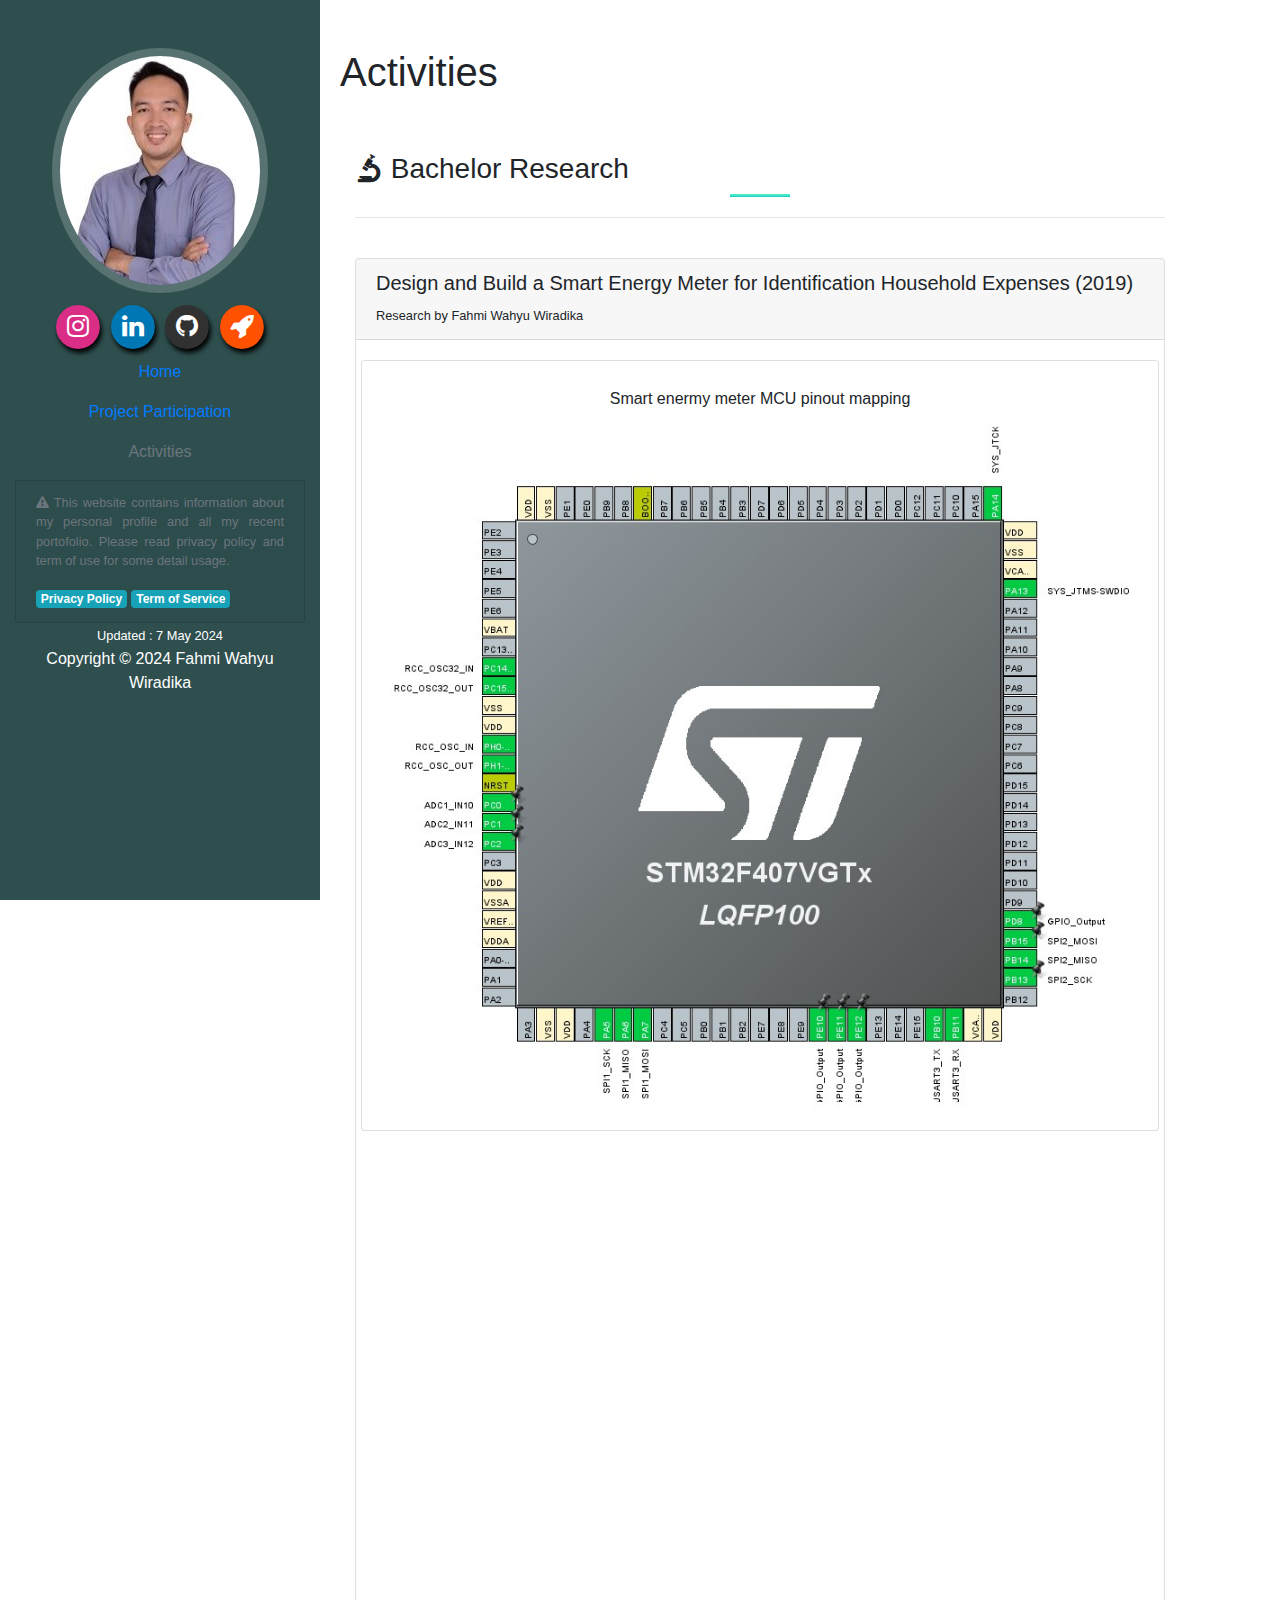
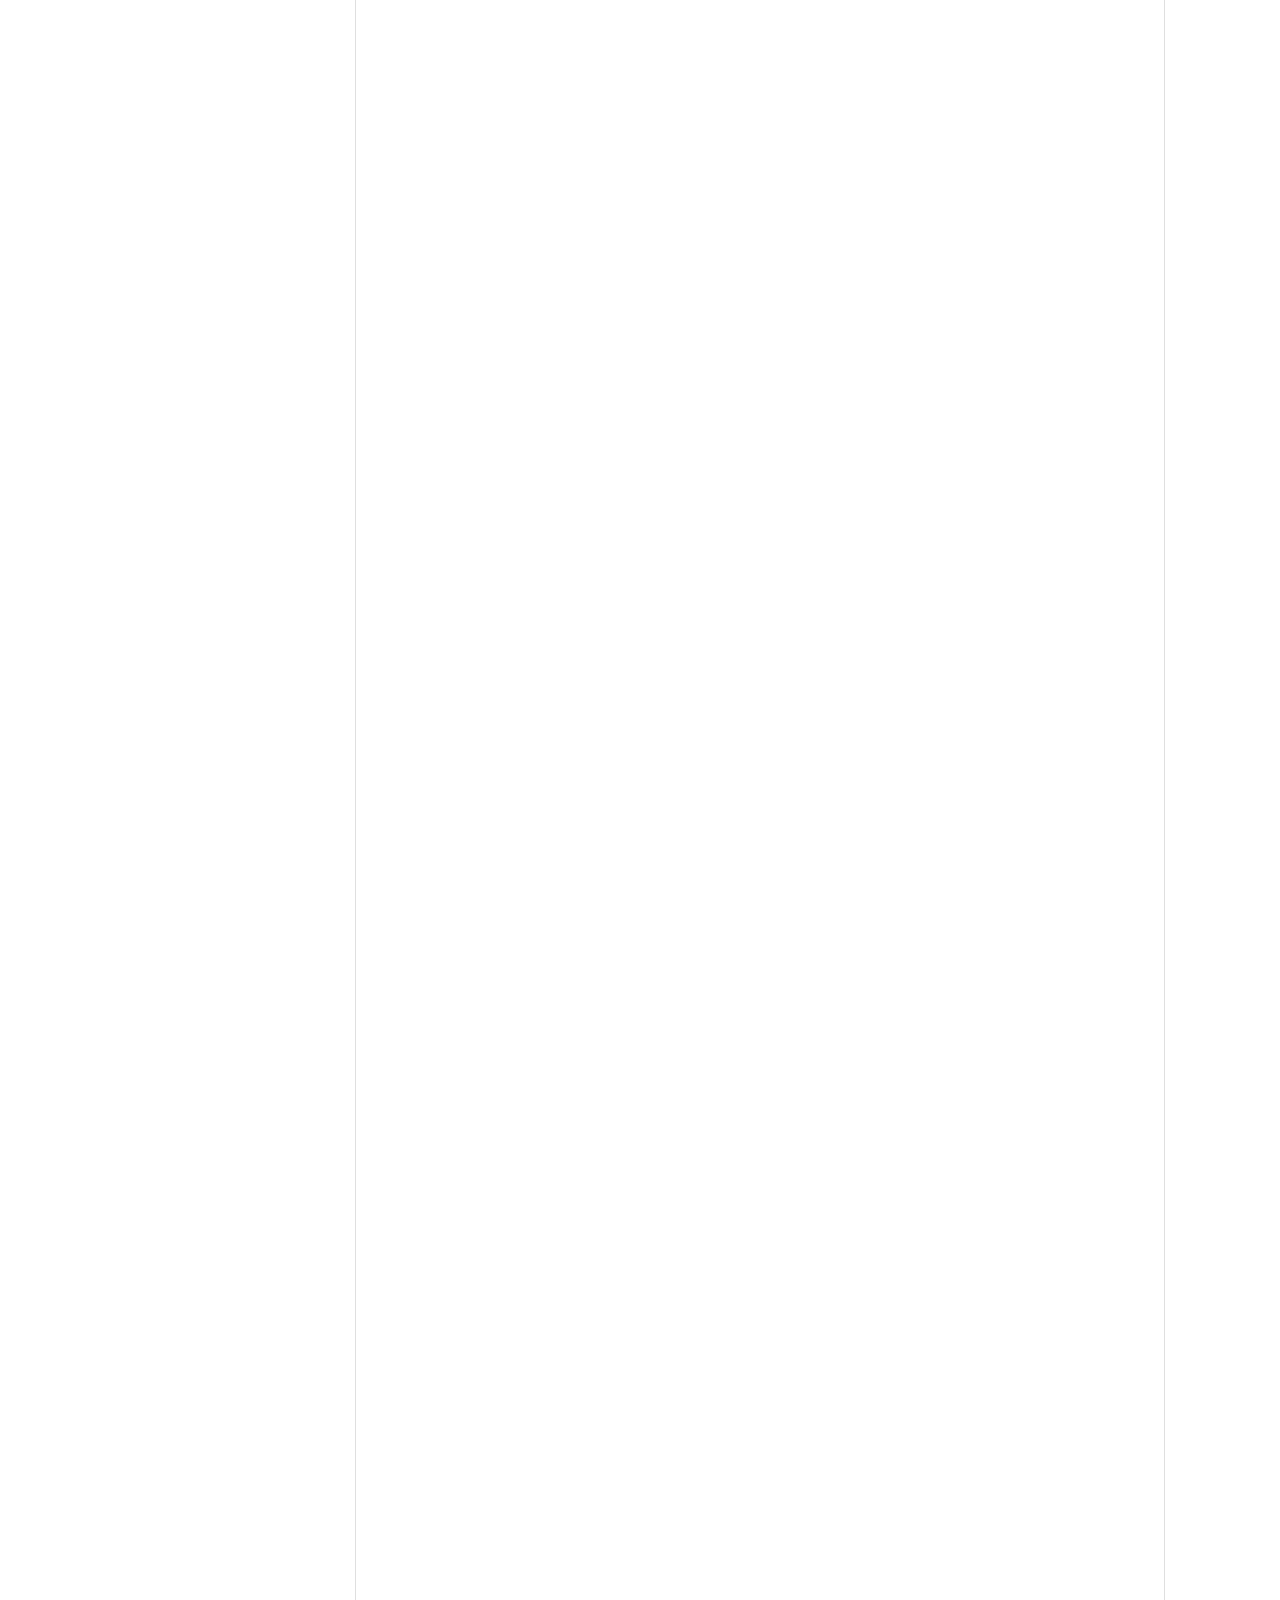
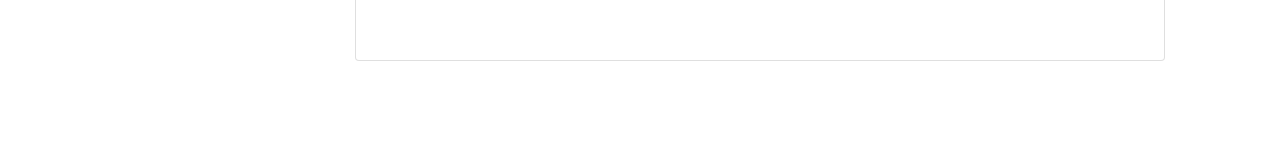
<file: research.html>
<!DOCTYPE html>
<html lang="en-US">

<head>
  <meta charset="UTF-8">
  <meta name="viewport" content="width=device-width, initial-scale=1.0" />
  <meta name="author" content="fahmi wahyu wiradika">
  <meta name="about" content="This is curriculum vitae page fahmi wahyu wiradika">
  <title>Fahmi Wahyu Wiradika</title>

  <link rel="stylesheet" href="public/lib/bootstrap/css/bootstrap.min.css">
  <link rel="stylesheet" href="public/lib/animate/animate.min.css">
  <link rel="stylesheet" href="public/lib/font-awesome/css/font-awesome.min.css">
  <link rel="stylesheet" href="public/lib/ionicons/css/ionicons.min.css">
  <link rel="stylesheet" href="public/lib/magnific-popup/magnific-popup.css">
  <link rel="stylesheet" href="public/lib/icofont/css/icofont.css">
  <link rel="stylesheet" href="public/css/fahmiwazu.css">

  <script src="public/lib/jquery/jquery.min.js"></script>
  <script src="public/lib/jquery/jquery-migrate.min.js"></script>
  <script src="public/lib/bootstrap/js/bootstrap.min.js"></script>
  <script src="public/lib/easing/easing.min.js"></script>
  <script src="public/lib/magnific-popup/magnific-popup.min.js"></script>
  <script src="public/lib/superfish/hoverIntent.js"></script>
  <script src="public/lib/superfish/superfish.min.js"></script>
  <script src="public/lib/wow/wow.min.js"></script>
  <script src="public/js/fahmiwazu.js"></script>
</head>

<body>
  <div id="mobile-page">
    <div id="sm-cover-portofolio">
      <div class="container-fluid text-white text-center mt-2 wow animated fadeInUp"
        style="text-shadow:2px 4px 5px black">
        <h3> Activities </h3>
      </div>
    </div>

    <!-- <div class="container text-center mt-5 wow animated fadeInUp mt-2">
      <h3><span class="icofont icofont-speed-meter"></span> Smart Metering </h3>
      <div class="section-divider"></div>
      <div class="text-left wow animated fadeInUp mt-2">
        <hr>
        <h6> Testing skills </h6>
        <ul>
          <li>Conformance Test</li>
          <li>Functional Test</li>
          <li>Regression Test</li>
        </ul>
      </div>
      <div class="text-left wow animated fadeInUp mt-2">
        <h6>Smart meter functional test features</h6>
        <ul>
          <li>Activity Calendar</li>
          <li>Calibration and Verification</li>
          <li>Demand & Energy Register</li>
          <li>Disconnect Control</li>
          <li>Event Logs & Alarm</li>
          <li>HES Integration</li>
          <li>LCD Configuration</li>
          <li>Power Quality</li>
          <li>RTC Test</li>
          <li>Standard Transfer Specification (STS)</li>
        </ul>
      </div>
      <div class="text-left wow animated fadeInUp mt-2">
        <h6>Smart meter firmware versioning </h6>
        <ul>
          <li>Mk10M G2 Standard (Tanesco - Tanzania)</li>
          <li>Mk7MI G2 Orni (Iraq Project)</li>
          <li>Mk10M TNB (TNB - Malaysia)</li>
          <li>Mk7Mi Bigsago (TNB - Malaysia)</li>
          <li>Mk10M SEC (SEC - Saudi Arabia)</li>
        </ul>
      </div>
      <footer class="container text-center wow animated fadeInUp" style="margin-bottom:5rem"><span
          class="copyright">Smart Metering R&D are associated with EDMI Limited</span></footer>
    </div> -->

    <div class="container text-center mt-5 wow animated fadeInUp mt-2">
      <h3><span class="icofont icofont-microscope-alt"></span> Bachelor Research </h3>
      <div class="section-divider"></div>

    </div>

    <div class="card-group wow animated fadeInUp mt-2">
        <div class="col-lg-12 col-md-12">
          <div class="card">
            <div class="card-header">
              <h5>Design and Build a Smart Energy Meter for Identification
                Household Expenses (2019)</h5> <small>Research by Fahmi Wahyu Wiradika</small>
            </div>

            <div class="card-body">
              <div class="row">
                <div class="card card-body col-lg-12 col-md-12 col-sm-5 col-xs-5">
                  <div class="text-center">
                    <h6>Smart enermy meter MCU pinout mapping </h6>
                  </div>
                  <img src="public/img/portofolio/pinout-mapping.jpg" style="height: 100%; width: 100%;"
                    alt="pinout-mapping">
                </div>
              </div>

              <div class="row">
                <div class="card card-body col-lg-12 col-md-12 col-sm-6 col-xs-6">
                  <div class="text-center">
                    <h6>Smart enermy meter hardware layout </h6>
                  </div>
                  <img src="public/img/portofolio/smart-energy-meter.jpg" style="height: 100%; width: 100%;"
                    alt="hardware">
                </div>
              </div>

              <div class="row">
                <div class="card card-body col-lg-12 col-md-12 col-sm-6 col-xs-6  ">
                  <div class="text-center">
                    <h6>Smart enermy meter model data collection </h6>
                  </div>
                  <img src="public/img/portofolio/data-collection.png" style="height: 100%; width: 100%;"
                    alt="data-collection">
                </div>
              </div>

              <div class="row">
                <div class="card card-body col-lg-12 col-md-12 col-sm-6 col-xs-6">
                  <div class="text-center">
                    <h6>Smart enermy meter model architecture </h6>
                  </div>
                  <img src="public/img/portofolio/mode-architecture.png" style="height: 100%; width: 100%;" alt="model">
                </div>
              </div>

              <div class="row">

                <div class="card card-body col-lg-6 col-md-6 col-sm-12 col-xs-12">
                  <div class="text-center">
                    <h6>Smart enermy meter spectrum harmonic </h6>
                    <img src="public/img/portofolio/spectrum-harmonic.jpg" style="height: 85%; width: 100%;"
                      alt="harmonic">
                  </div>
                </div>

                <div class="card card-body col-lg-6 col-md-6 col-sm-12 col-xs-12">
                  <div class="text-center">
                    <h6>Smart enermy meter load identification display </h6>
                    <img src="public/img/portofolio/IMG_20190826_152726.jpg" style="height: 85%; width: 100%;"
                      alt="supervision">
                  </div>
                </div>

              </div>

              <div class="row">
                <div class="card card-body col-lg-12 col-md-12 col-sm-12 col-xs-12 text left">
                  <p>Final Project for Bachelor of Applied Engineering, design and build Smart Meter with Artificial
                    Intelligent (AI) for electronics load Identification based on harmonic trace
                  </p>
                  <div class="row">
                    <div class="col">
                      <span class="badge badge-pill badge-info">Embedded System</span>
                      <span class="badge badge-pill badge-info">Artificial Intelligent</span>
                      <span class="badge badge-pill badge-info">Smart Metering</span>
                      <span class="badge badge-pill badge-info">Smart Grid</span>
                      <span class="badge badge-pill badge-info">Digital Signal Processing</span>
                    </div>
                  </div>
                </div>
              </div>

            </div>
          </div>
        </div>
    </div> 




    <div id="menu-mobile" class="container">
      <div class="row mt-5">
        <div class="col text-center">
          <a href="index.html" class="menu-home-1">
            <i class="ion ion-android-home"></i>
            <br>
            <small>Home</small>
          </a>
        </div>
        <div class="col text-center">
          <a href="project.html" class="menu-home-2">
            <i class="ion ion-briefcase"></i>
            <br>
            <small> Project </small>
          </a>
        </div>
        <div class="col text-center">
          <a href="#" class="menu-home-3 text-muted">
              <i class="icofont icofont-idea"></i>
              <br>
              <small> Activities </small>
            </a>
        </div>
      </div>
    </div>


  </div>


  <div id="desktop-page" class="container">

    <div id="menu-tablet-desktop" class="wow animated fadeInLeft" style="width:25%">
      <img class="img-profile rounded-circle mb-2" style="margin-top:3rem" src="public/img/Fahmi - Close up Photo 200.jpg"
        alt="Photo Fahmi Wahyu Wiradika">
      <br>
      <small>
        <a class="fa-stack fa-2x text-white" href="https://www.instagram.com/fahmiwazu/">
          <i class="fa fa-circle fa-stack-2x" style="color:#DA2D86;text-shadow:2px 4px 5px black"></i>
          <i class="fa fa-instagram fa-stack-1x"></i>
        </a>
        <a class="fa-stack fa-2x text-white" href="https://www.linkedin.com/in/fahmiwiradika96/">
          <i class="fa fa-circle fa-stack-2x" style="color:#0077B5;text-shadow:2px 4px 5px black"></i>
          <i class="fa fa-linkedin fa-stack-1x"></i>
        </a>
        <a class="fa-stack fa-2x text-white" href="https://github.com/fahmiwazu/">
          <i class="fa fa-circle fa-stack-2x" style="color:#323131;text-shadow:2px 4px 5px black"></i>
          <i class="fa fa-github fa-stack-1x"></i>
        </a>
        <a class="fa-stack fa-2x text-white" href="https://www.postman.com/fahmi-wiradika">
          <i class="fa fa-circle fa-stack-2x" style="color:#ff5100;text-shadow:2px 4px 5px black"></i>
          <i class="fa fa-rocket fa-stack-1x"></i>
        </a>
      </small>
      <a class="nav-link js-scroll-trigger " href="index.html">Home</a>
      <a class="nav-link js-scroll-trigger " href="project.html">Project Participation</a>
      <a class="nav-link js-scroll-trigger text-muted" href="#">Activities</a>
      <div id="info">
        <div class="container text-center mt-2">
          <div class="card card-footer text-justify">
            <div class="text-muted">
              <small>
                <p><span class="fa fa-warning"></span>
                  This website contains information about my personal profile and all my recent portofolio.
                  Please read privacy policy and term of use for some detail usage.
                </p>
              </small>
            </div>
            <div>
              <a class="badge badge-info" href="#">Privacy Policy</a>
              <a class="badge badge-info" href="#">Term of Service</a>
            </div>
          </div>
        </div>
      </div>
      <div class="text-white">
        <small>Updated : 7 May 2024</small>
      </div>
      <footer class="container text-center text-white" style="margin-bottom:5rem"><span class="copyright">Copyright
          &copy; 2024 Fahmi Wahyu Wiradika </span></footer>
    </div>


    <div id="content">
      <div style="height:100%;margin-left: 15rem;margin-top: 3rem">
        <div class="container text-left mt-5 wow animated fadeInRight mt-2">
          <h1> Activities </h1>

          <!-- <div class="container text-left mt-5 wow animated fadeInUp mt-2">
            <h3><span class="icofont icofont-speed-meter"></span> Smart Metering </h3>
            <div class="text-left wow animated fadeInLeft mt-2">
              <hr>
              <h6> Testing skills </h6>
              <ul>
                <li>Conformance Test</li>
                <li>Functional Test</li>
                <li>Regression Test</li>
              </ul>
            </div>
            <div class="text-left wow animated fadeInRight mt-2">
              <h6>Smart meter functional test features</h6>
              <ul>
                <li>Activity Calendar</li>
                <li>Calibration and Verification</li>
                <li>Demand & Energy Register</li>
                <li>Disconnect Control</li>
                <li>Event Logs & Alarm</li>
                <li>HES Integration</li>
                <li>LCD Configuration</li>
                <li>Power Quality</li>
                <li>RTC Test</li>
                <li>Standard Transfer Specification (STS)</li>
              </ul>
            </div>
            <div class="text-left wow animated fadeInLeft mt-2">
              <h6>Smart meter firmware versioning </h6>
              <ul>
                <li>Mk10M G2 Standard (Tanesco - Tanzania)</li>
                <li>Mk7MI G2 Orni (Iraq Project)</li>
                <li>Mk10M TNB (TNB - Malaysia)</li>
                <li>Mk7Mi Bigsago (TNB - Malaysia)</li>
                <li>Mk10M SEC (SEC - Saudi Arabia)</li>
              </ul>
            </div>
            <footer class="container text-center wow animated fadeInUp" style="margin-bottom:5rem"><span
                class="copyright">Smart Metering R&D are associated with EDMI Limited</span></footer>
          </div> -->

          <div class="card-group wow animated fadeInLeft" style="margin-bottom:5rem;">
            <div class="container text-left mt-5 wow animated fadeInUp mt-2">
              <h3><span class="icofont icofont-microscope-alt"></span> Bachelor Research </h3>
              <div class="section-divider"></div>
              <hr>
              <br>
              <div class="row">
                <div class="col-lg-12 col-md-12">
                  <div class="card">
                    <div class="card-header">
                      <h5>Design and Build a Smart Energy Meter for Identification
                        Household Expenses (2019)</h5> <small>Research by Fahmi Wahyu Wiradika</small>
                    </div>
                    <div class="card-body">
                      <div class="row">
                        <div class="card card-body col-lg-12 col-md-12 col-sm-5 col-xs-5 wow animated fadeInRight">
                          <div class="text-center wow animated fadeInLeft mt-2">
                            <h6>Smart enermy meter MCU pinout mapping </h6>
                          </div>
                          <img src="public/img/portofolio/pinout-mapping.jpg" style="height: 100%; width: 100%;"
                            alt="pinout-mapping">
                        </div>
                      </div>

                      <div class="row">
                        <div class="card card-body col-lg-12 col-md-12 col-sm-6 col-xs-6  wow animated fadeInRight">
                          <div class="text-center wow animated fadeInLeft mt-2">
                            <h6>Smart enermy meter hardware layout </h6>
                          </div>
                          <img src="public/img/portofolio/smart-energy-meter.jpg" style="height: 100%; width: 100%;"
                            alt="hardware">
                        </div>
                      </div>

                      <div class="row">
                        <div class="card card-body col-lg-12 col-md-12 col-sm-6 col-xs-6  wow animated fadeInRight">
                          <div class="text-center wow animated fadeInLeft mt-2">
                            <h6>Smart enermy meter model data collection </h6>
                          </div>
                          <img src="public/img/portofolio/data-collection.png" style="height: 100%; width: 100%;"
                            alt="data-collection">
                        </div>
                      </div>

                      <div class="row">
                        <div class="card card-body col-lg-12 col-md-12 col-sm-6 col-xs-6  wow animated fadeInRight">
                          <div class="text-center wow animated fadeInLeft mt-2">
                            <h6>Smart enermy meter model architecture </h6>
                          </div>
                          <img src="public/img/portofolio/mode-architecture.png" style="height: 100%; width: 100%;"
                            alt="model">
                        </div>
                      </div>


                      <div class="row">

                        <div class="card card-body col-lg-6 col-md-6 col-sm-12 col-xs-12  wow animated fadeInRight">
                          <div class="text-center wow animated fadeInLeft mt-2">
                            <h6>Smart enermy meter spectrum harmonic </h6>
                            <img src="public/img/portofolio/spectrum-harmonic.jpg" style="height: 85%; width: 100%;"
                              alt="harmonic">
                          </div>
                        </div>

                        <div class="card card-body col-lg-6 col-md-6 col-sm-12 col-xs-12  wow animated fadeInRight">
                          <div class="text-center wow animated fadeInLeft mt-2">
                            <h6>Smart enermy meter load identification display </h6>
                            <img src="public/img/portofolio/IMG_20190826_152726.jpg" style="height: 85%; width: 100%;"
                              alt="supervision">
                          </div>
                        </div>

                      </div>

                      <div class="row">
                        <div
                          class="card card-body col-lg-12 col-md-12 col-sm-12 col-xs-12 text left wow animated fadeInRight">
                          <p>Final Project for Bachelor of Applied Engineering, design and build Smart Meter with
                            Artificial Intelligent (AI) for electronics load Identification based on harmonic trace
                          </p>
                          <div class="row">
                            <div class="col">
                              <span class="badge badge-pill badge-info">Embedded System</span>
                              <span class="badge badge-pill badge-info">Artificial Intelligent</span>
                              <span class="badge badge-pill badge-info">Smart Metering</span>
                              <span class="badge badge-pill badge-info">Smart Grid</span>
                              <span class="badge badge-pill badge-info">Digital Signal Processing</span>
                            </div>
                          </div>
                        </div>
                      </div>

                    </div>

                  </div>
                </div>
              </div>
            </div>
          </div>



        </div>
      </div>
    </div>
  </div>

</body>

</html>
</file>
<file: public/lib/icofont/css/icofont.css>
/**
 * @package IcoFont by ThemeHunt - https://themehunt.com
 * @version 1.0.0 Beta
 * @author IcoFont http://icofont.com
 * @copyright Copyright (c) 2018 IcoFont
 * @license - http://icofont.com/license/
*/

@font-face {
    font-family: 'icofont';
    src: url('../fonts/icofont.eot?v=1.0.0-beta');
    src: url('../fonts/icofont.eot?v=1.0.0-beta#iefix') format('embedded-opentype'),
    url('../fonts/icofont.ttf?v=1.0.0-beta') format('truetype'),
    url('../fonts/icofont.woff?v=1.0.0-beta') format('woff'),
    url('../fonts/icofont.svg?v=1.0.0-beta#icofont') format('svg');
    font-weight: normal;
    font-style: normal;
}

.icofont {
    font-family: 'IcoFont' !important;
    speak: none;
    font-style: normal;
    font-weight: normal;
    font-variant: normal;
    text-transform: none;
    line-height: 1;

    /* Better Font Rendering =========== */
    -webkit-font-smoothing: antialiased;
    -moz-osx-font-smoothing: grayscale;
}

.icofont-angry-monster:before {
	content: "\e901";
}
.icofont-bathtub:before {
	content: "\e902";
}
.icofont-bird-wings:before {
	content: "\e903";
}
.icofont-bow:before {
	content: "\e904";
}
.icofont-brain-alt:before {
	content: "\e905";
}
.icofont-butterfly-alt:before {
	content: "\e906";
}
.icofont-castle:before {
	content: "\e907";
}
.icofont-circuit:before {
	content: "\e908";
}
.icofont-dart:before {
	content: "\e909";
}
.icofont-dice-alt:before {
	content: "\e90a";
}
.icofont-disability-race:before {
	content: "\e90b";
}
.icofont-diving-goggle:before {
	content: "\e90c";
}
.icofont-fire-alt:before {
	content: "\e90d";
}
.icofont-flame-torch:before {
	content: "\e90e";
}
.icofont-flora-flower:before {
	content: "\e90f";
}
.icofont-flora:before {
	content: "\e910";
}
.icofont-gift-box:before {
	content: "\e911";
}
.icofont-halloween-pumpkin:before {
	content: "\e912";
}
.icofont-hand-power:before {
	content: "\e913";
}
.icofont-hand-thunder:before {
	content: "\e914";
}
.icofont-king-crown:before {
	content: "\e915";
}
.icofont-king-monster:before {
	content: "\e916";
}
.icofont-love:before {
	content: "\e917";
}
.icofont-magician-hat:before {
	content: "\e918";
}
.icofont-native-american:before {
	content: "\e919";
}
.icofont-open-eye:before {
	content: "\e91a";
}
.icofont-owl-look:before {
	content: "\e91b";
}
.icofont-phoenix:before {
	content: "\e91c";
}
.icofont-queen-crown:before {
	content: "\e91d";
}
.icofont-robot-face:before {
	content: "\e91e";
}
.icofont-sand-clock:before {
	content: "\e91f";
}
.icofont-shield-alt:before {
	content: "\e920";
}
.icofont-ship-wheel:before {
	content: "\e921";
}
.icofont-skull-danger:before {
	content: "\e922";
}
.icofont-skull-face:before {
	content: "\e923";
}
.icofont-snail:before {
	content: "\e924";
}
.icofont-snow-alt:before {
	content: "\e925";
}
.icofont-snow-flake:before {
	content: "\e926";
}
.icofont-snowmobile:before {
	content: "\e927";
}
.icofont-space-shuttle:before {
	content: "\e928";
}
.icofont-star-shape:before {
	content: "\e929";
}
.icofont-swirl:before {
	content: "\e92a";
}
.icofont-tattoo-wing:before {
	content: "\e92b";
}
.icofont-throne:before {
	content: "\e92c";
}
.icofont-touch:before {
	content: "\e92d";
}
.icofont-tree-alt:before {
	content: "\e92e";
}
.icofont-triangle:before {
	content: "\e92f";
}
.icofont-unity-hand:before {
	content: "\e930";
}
.icofont-weed:before {
	content: "\e931";
}
.icofont-woman-bird:before {
	content: "\e932";
}
.icofont-animal-bat:before {
	content: "\e933";
}
.icofont-animal-bear-tracks:before {
	content: "\e934";
}
.icofont-animal-bear:before {
	content: "\e935";
}
.icofont-animal-bird-alt:before {
	content: "\e936";
}
.icofont-animal-bird:before {
	content: "\e937";
}
.icofont-animal-bone:before {
	content: "\e938";
}
.icofont-animal-bull:before {
	content: "\e939";
}
.icofont-animal-camel-alt:before {
	content: "\e93a";
}
.icofont-animal-camel-head:before {
	content: "\e93b";
}
.icofont-animal-camel:before {
	content: "\e93c";
}
.icofont-animal-cat-alt-1:before {
	content: "\e93d";
}
.icofont-animal-cat-alt-2:before {
	content: "\e93e";
}
.icofont-animal-cat-alt-3:before {
	content: "\e93f";
}
.icofont-animal-cat-alt-4:before {
	content: "\e940";
}
.icofont-animal-cat-with-dog:before {
	content: "\e941";
}
.icofont-animal-cat:before {
	content: "\e942";
}
.icofont-animal-cow-head:before {
	content: "\e943";
}
.icofont-animal-cow:before {
	content: "\e944";
}
.icofont-animal-crab:before {
	content: "\e945";
}
.icofont-animal-crocodile:before {
	content: "\e946";
}
.icofont-animal-deer-head:before {
	content: "\e947";
}
.icofont-animal-dog-alt:before {
	content: "\e948";
}
.icofont-animal-dog-barking:before {
	content: "\e949";
}
.icofont-animal-dog:before {
	content: "\e94a";
}
.icofont-animal-dolphin:before {
	content: "\e94b";
}
.icofont-animal-duck-tracks:before {
	content: "\e94c";
}
.icofont-animal-eagle-head:before {
	content: "\e94d";
}
.icofont-animal-eaten-fish:before {
	content: "\e94e";
}
.icofont-animal-elephant-alt:before {
	content: "\e94f";
}
.icofont-animal-elephant-head-alt:before {
	content: "\e950";
}
.icofont-animal-elephant-head:before {
	content: "\e951";
}
.icofont-animal-elephant:before {
	content: "\e952";
}
.icofont-animal-elk:before {
	content: "\e953";
}
.icofont-animal-fish-alt-1:before {
	content: "\e954";
}
.icofont-animal-fish-alt-2:before {
	content: "\e955";
}
.icofont-animal-fish-alt-3:before {
	content: "\e956";
}
.icofont-animal-fish-alt-4:before {
	content: "\e957";
}
.icofont-animal-fish:before {
	content: "\e958";
}
.icofont-animal-fox-alt:before {
	content: "\e959";
}
.icofont-animal-fox:before {
	content: "\e95a";
}
.icofont-animal-frog-tracks:before {
	content: "\e95b";
}
.icofont-animal-frog:before {
	content: "\e95c";
}
.icofont-animal-froggy:before {
	content: "\e95d";
}
.icofont-animal-giraffe-alt:before {
	content: "\e95e";
}
.icofont-animal-giraffe:before {
	content: "\e95f";
}
.icofont-animal-goat-head-alt-1:before {
	content: "\e960";
}
.icofont-animal-goat-head-alt-2:before {
	content: "\e961";
}
.icofont-animal-goat-head:before {
	content: "\e962";
}
.icofont-animal-gorilla:before {
	content: "\e963";
}
.icofont-animal-hen-tracks:before {
	content: "\e964";
}
.icofont-animal-horse-head-alt-1:before {
	content: "\e965";
}
.icofont-animal-horse-head-alt-2:before {
	content: "\e966";
}
.icofont-animal-horse-head:before {
	content: "\e967";
}
.icofont-animal-horse-tracks:before {
	content: "\e968";
}
.icofont-animal-jellyfish:before {
	content: "\e969";
}
.icofont-animal-kangaroo:before {
	content: "\e96a";
}
.icofont-animal-lemur:before {
	content: "\e96b";
}
.icofont-animal-lion-alt:before {
	content: "\e96c";
}
.icofont-animal-lion-head-alt:before {
	content: "\e96d";
}
.icofont-animal-lion-head:before {
	content: "\e96e";
}
.icofont-animal-lion:before {
	content: "\e96f";
}
.icofont-animal-monkey-alt-1:before {
	content: "\e970";
}
.icofont-animal-monkey-alt-2:before {
	content: "\e971";
}
.icofont-animal-monkey-alt-3:before {
	content: "\e972";
}
.icofont-animal-monkey:before {
	content: "\e973";
}
.icofont-animal-octopus-alt:before {
	content: "\e974";
}
.icofont-animal-octopus:before {
	content: "\e975";
}
.icofont-animal-owl:before {
	content: "\e976";
}
.icofont-animal-panda-alt:before {
	content: "\e977";
}
.icofont-animal-panda:before {
	content: "\e978";
}
.icofont-animal-panther:before {
	content: "\e979";
}
.icofont-animal-parrot-lip:before {
	content: "\e97a";
}
.icofont-animal-parrot:before {
	content: "\e97b";
}
.icofont-animal-paw:before {
	content: "\e97c";
}
.icofont-animal-pelican:before {
	content: "\e97d";
}
.icofont-animal-penguin:before {
	content: "\e97e";
}
.icofont-animal-pig-alt:before {
	content: "\e97f";
}
.icofont-animal-pig:before {
	content: "\e980";
}
.icofont-animal-pigeon-alt:before {
	content: "\e981";
}
.icofont-animal-pigeon:before {
	content: "\e982";
}
.icofont-animal-pigeons:before {
	content: "\e983";
}
.icofont-animal-rabbit-running:before {
	content: "\e984";
}
.icofont-animal-rat-alt:before {
	content: "\e985";
}
.icofont-animal-rhino-head:before {
	content: "\e986";
}
.icofont-animal-rhino:before {
	content: "\e987";
}
.icofont-animal-rooster:before {
	content: "\e988";
}
.icofont-animal-seahorse:before {
	content: "\e989";
}
.icofont-animal-seal:before {
	content: "\e98a";
}
.icofont-animal-shrimp:before {
	content: "\e98b";
}
.icofont-animal-snail-alt-1:before {
	content: "\e98c";
}
.icofont-animal-snail-alt-2:before {
	content: "\e98d";
}
.icofont-animal-snail:before {
	content: "\e98e";
}
.icofont-animal-snake:before {
	content: "\e98f";
}
.icofont-animal-squid:before {
	content: "\e990";
}
.icofont-animal-squirrel:before {
	content: "\e991";
}
.icofont-animal-tiger-alt:before {
	content: "\e992";
}
.icofont-animal-tiger:before {
	content: "\e993";
}
.icofont-animal-turtle:before {
	content: "\e994";
}
.icofont-animal-whale:before {
	content: "\e995";
}
.icofont-animal-woodpecker:before {
	content: "\e996";
}
.icofont-animal-zebra:before {
	content: "\e997";
}
.icofont-brand-acer:before {
	content: "\e998";
}
.icofont-brand-adidas:before {
	content: "\e999";
}
.icofont-brand-adobe:before {
	content: "\e99a";
}
.icofont-brand-air-new-zealand:before {
	content: "\e99b";
}
.icofont-brand-airbnb:before {
	content: "\e99c";
}
.icofont-brand-aircell:before {
	content: "\e99d";
}
.icofont-brand-airtel:before {
	content: "\e99e";
}
.icofont-brand-alcatel:before {
	content: "\e99f";
}
.icofont-brand-alibaba:before {
	content: "\e9a0";
}
.icofont-brand-aliexpress:before {
	content: "\e9a1";
}
.icofont-brand-alipay:before {
	content: "\e9a2";
}
.icofont-brand-amazon:before {
	content: "\e9a3";
}
.icofont-brand-amd:before {
	content: "\e9a4";
}
.icofont-brand-american-airlines:before {
	content: "\e9a5";
}
.icofont-brand-android-robot:before {
	content: "\e9a6";
}
.icofont-brand-android:before {
	content: "\e9a7";
}
.icofont-brand-aol:before {
	content: "\e9a8";
}
.icofont-brand-apple:before {
	content: "\e9a9";
}
.icofont-brand-appstore:before {
	content: "\e9aa";
}
.icofont-brand-asus:before {
	content: "\e9ab";
}
.icofont-brand-ati:before {
	content: "\e9ac";
}
.icofont-brand-att:before {
	content: "\e9ad";
}
.icofont-brand-audi:before {
	content: "\e9ae";
}
.icofont-brand-axiata:before {
	content: "\e9af";
}
.icofont-brand-bada:before {
	content: "\e9b0";
}
.icofont-brand-bbc:before {
	content: "\e9b1";
}
.icofont-brand-bing:before {
	content: "\e9b2";
}
.icofont-brand-blackberry:before {
	content: "\e9b3";
}
.icofont-brand-bmw:before {
	content: "\e9b4";
}
.icofont-brand-box:before {
	content: "\e9b5";
}
.icofont-brand-burger-king:before {
	content: "\e9b6";
}
.icofont-brand-business-insider:before {
	content: "\e9b7";
}
.icofont-brand-buzzfeed:before {
	content: "\e9b8";
}
.icofont-brand-cannon:before {
	content: "\e9b9";
}
.icofont-brand-casio:before {
	content: "\e9ba";
}
.icofont-brand-china-mobile:before {
	content: "\e9bb";
}
.icofont-brand-china-telecom:before {
	content: "\e9bc";
}
.icofont-brand-china-unicom:before {
	content: "\e9bd";
}
.icofont-brand-cisco:before {
	content: "\e9be";
}
.icofont-brand-citibank:before {
	content: "\e9bf";
}
.icofont-brand-cnet:before {
	content: "\e9c0";
}
.icofont-brand-cnn:before {
	content: "\e9c1";
}
.icofont-brand-cocal-cola:before {
	content: "\e9c2";
}
.icofont-brand-compaq:before {
	content: "\e9c3";
}
.icofont-brand-copy:before {
	content: "\e9c4";
}
.icofont-brand-debian:before {
	content: "\e9c5";
}
.icofont-brand-delicious:before {
	content: "\e9c6";
}
.icofont-brand-dell:before {
	content: "\e9c7";
}
.icofont-brand-designbump:before {
	content: "\e9c8";
}
.icofont-brand-designfloat:before {
	content: "\e9c9";
}
.icofont-brand-disney:before {
	content: "\e9ca";
}
.icofont-brand-dodge:before {
	content: "\e9cb";
}
.icofont-brand-dove:before {
	content: "\e9cc";
}
.icofont-brand-ebay:before {
	content: "\e9cd";
}
.icofont-brand-eleven:before {
	content: "\e9ce";
}
.icofont-brand-emirates:before {
	content: "\e9cf";
}
.icofont-brand-espn:before {
	content: "\e9d0";
}
.icofont-brand-etihad-airways:before {
	content: "\e9d1";
}
.icofont-brand-etisalat:before {
	content: "\e9d2";
}
.icofont-brand-etsy:before {
	content: "\e9d3";
}
.icofont-brand-facebook:before {
	content: "\e9d4";
}
.icofont-brand-fastrack:before {
	content: "\e9d5";
}
.icofont-brand-fedex:before {
	content: "\e9d6";
}
.icofont-brand-ferrari:before {
	content: "\e9d7";
}
.icofont-brand-fitbit:before {
	content: "\e9d8";
}
.icofont-brand-flikr:before {
	content: "\e9d9";
}
.icofont-brand-forbes:before {
	content: "\e9da";
}
.icofont-brand-foursquare:before {
	content: "\e9db";
}
.icofont-brand-fox:before {
	content: "\e9dc";
}
.icofont-brand-foxconn:before {
	content: "\e9dd";
}
.icofont-brand-fujitsu:before {
	content: "\e9de";
}
.icofont-brand-general-electric:before {
	content: "\e9df";
}
.icofont-brand-gillette:before {
	content: "\e9e0";
}
.icofont-brand-gizmodo:before {
	content: "\e9e1";
}
.icofont-brand-gnome:before {
	content: "\e9e2";
}
.icofont-brand-google:before {
	content: "\e9e3";
}
.icofont-brand-gopro:before {
	content: "\e9e4";
}
.icofont-brand-gucci:before {
	content: "\e9e5";
}
.icofont-brand-hallmark:before {
	content: "\e9e6";
}
.icofont-brand-hi5:before {
	content: "\e9e7";
}
.icofont-brand-honda:before {
	content: "\e9e8";
}
.icofont-brand-hp:before {
	content: "\e9e9";
}
.icofont-brand-hsbc:before {
	content: "\e9ea";
}
.icofont-brand-htc:before {
	content: "\e9eb";
}
.icofont-brand-huawei:before {
	content: "\e9ec";
}
.icofont-brand-hulu:before {
	content: "\e9ed";
}
.icofont-brand-hyundai:before {
	content: "\e9ee";
}
.icofont-brand-ibm:before {
	content: "\e9ef";
}
.icofont-brand-icofont:before {
	content: "\e9f0";
}
.icofont-brand-icq:before {
	content: "\e9f1";
}
.icofont-brand-ikea:before {
	content: "\e9f2";
}
.icofont-brand-imdb:before {
	content: "\e9f3";
}
.icofont-brand-indiegogo:before {
	content: "\e9f4";
}
.icofont-brand-intel:before {
	content: "\e9f5";
}
.icofont-brand-ipair:before {
	content: "\e9f6";
}
.icofont-brand-jaguar:before {
	content: "\e9f7";
}
.icofont-brand-java:before {
	content: "\e9f8";
}
.icofont-brand-joomshaper:before {
	content: "\e9f9";
}
.icofont-brand-kickstarter:before {
	content: "\e9fa";
}
.icofont-brand-kik:before {
	content: "\e9fb";
}
.icofont-brand-lastfm:before {
	content: "\e9fc";
}
.icofont-brand-lego:before {
	content: "\e9fd";
}
.icofont-brand-lenovo:before {
	content: "\e9fe";
}
.icofont-brand-levis:before {
	content: "\e9ff";
}
.icofont-brand-lexus:before {
	content: "\ea00";
}
.icofont-brand-lg:before {
	content: "\ea01";
}
.icofont-brand-life-hacker:before {
	content: "\ea02";
}
.icofont-brand-line-messenger:before {
	content: "\ea03";
}
.icofont-brand-linkedin:before {
	content: "\ea04";
}
.icofont-brand-linux-mint:before {
	content: "\ea05";
}
.icofont-brand-linux:before {
	content: "\ea06";
}
.icofont-brand-lionix:before {
	content: "\ea07";
}
.icofont-brand-live-messenger:before {
	content: "\ea08";
}
.icofont-brand-loreal:before {
	content: "\ea09";
}
.icofont-brand-louis-vuitton:before {
	content: "\ea0a";
}
.icofont-brand-mac-os:before {
	content: "\ea0b";
}
.icofont-brand-marvel-app:before {
	content: "\ea0c";
}
.icofont-brand-mashable:before {
	content: "\ea0d";
}
.icofont-brand-mazda:before {
	content: "\ea0e";
}
.icofont-brand-mcdonals:before {
	content: "\ea0f";
}
.icofont-brand-mercedes:before {
	content: "\ea10";
}
.icofont-brand-micromax:before {
	content: "\ea11";
}
.icofont-brand-microsoft:before {
	content: "\ea12";
}
.icofont-brand-mobileme:before {
	content: "\ea13";
}
.icofont-brand-mobily:before {
	content: "\ea14";
}
.icofont-brand-motorola:before {
	content: "\ea15";
}
.icofont-brand-msi:before {
	content: "\ea16";
}
.icofont-brand-mts:before {
	content: "\ea17";
}
.icofont-brand-myspace:before {
	content: "\ea18";
}
.icofont-brand-mytv:before {
	content: "\ea19";
}
.icofont-brand-nasa:before {
	content: "\ea1a";
}
.icofont-brand-natgeo:before {
	content: "\ea1b";
}
.icofont-brand-nbc:before {
	content: "\ea1c";
}
.icofont-brand-nescafe:before {
	content: "\ea1d";
}
.icofont-brand-nestle:before {
	content: "\ea1e";
}
.icofont-brand-netflix:before {
	content: "\ea1f";
}
.icofont-brand-nexus:before {
	content: "\ea20";
}
.icofont-brand-nike:before {
	content: "\ea21";
}
.icofont-brand-nokia:before {
	content: "\ea22";
}
.icofont-brand-nvidia:before {
	content: "\ea23";
}
.icofont-brand-omega:before {
	content: "\ea24";
}
.icofont-brand-opensuse:before {
	content: "\ea25";
}
.icofont-brand-oracle:before {
	content: "\ea26";
}
.icofont-brand-panasonic:before {
	content: "\ea27";
}
.icofont-brand-paypal:before {
	content: "\ea28";
}
.icofont-brand-pepsi:before {
	content: "\ea29";
}
.icofont-brand-philips:before {
	content: "\ea2a";
}
.icofont-brand-pizza-hut:before {
	content: "\ea2b";
}
.icofont-brand-playstation:before {
	content: "\ea2c";
}
.icofont-brand-puma:before {
	content: "\ea2d";
}
.icofont-brand-qatar-air:before {
	content: "\ea2e";
}
.icofont-brand-qvc:before {
	content: "\ea2f";
}
.icofont-brand-readernaut:before {
	content: "\ea30";
}
.icofont-brand-redbull:before {
	content: "\ea31";
}
.icofont-brand-reebok:before {
	content: "\ea32";
}
.icofont-brand-reuters:before {
	content: "\ea33";
}
.icofont-brand-samsung:before {
	content: "\ea34";
}
.icofont-brand-sap:before {
	content: "\ea35";
}
.icofont-brand-saudia-airlines:before {
	content: "\ea36";
}
.icofont-brand-scribd:before {
	content: "\ea37";
}
.icofont-brand-shell:before {
	content: "\ea38";
}
.icofont-brand-siemens:before {
	content: "\ea39";
}
.icofont-brand-sk-telecom:before {
	content: "\ea3a";
}
.icofont-brand-slideshare:before {
	content: "\ea3b";
}
.icofont-brand-smashing-magazine:before {
	content: "\ea3c";
}
.icofont-brand-snapchat:before {
	content: "\ea3d";
}
.icofont-brand-sony-ericsson:before {
	content: "\ea3e";
}
.icofont-brand-sony:before {
	content: "\ea3f";
}
.icofont-brand-soundcloud:before {
	content: "\ea40";
}
.icofont-brand-sprint:before {
	content: "\ea41";
}
.icofont-brand-squidoo:before {
	content: "\ea42";
}
.icofont-brand-starbucks:before {
	content: "\ea43";
}
.icofont-brand-stc:before {
	content: "\ea44";
}
.icofont-brand-steam:before {
	content: "\ea45";
}
.icofont-brand-suzuki:before {
	content: "\ea46";
}
.icofont-brand-symbian:before {
	content: "\ea47";
}
.icofont-brand-t-mobile:before {
	content: "\ea48";
}
.icofont-brand-tango:before {
	content: "\ea49";
}
.icofont-brand-target:before {
	content: "\ea4a";
}
.icofont-brand-tata-indicom:before {
	content: "\ea4b";
}
.icofont-brand-techcrunch:before {
	content: "\ea4c";
}
.icofont-brand-telenor:before {
	content: "\ea4d";
}
.icofont-brand-teliasonera:before {
	content: "\ea4e";
}
.icofont-brand-tesla:before {
	content: "\ea4f";
}
.icofont-brand-the-verge:before {
	content: "\ea50";
}
.icofont-brand-thenextweb:before {
	content: "\ea51";
}
.icofont-brand-toshiba:before {
	content: "\ea52";
}
.icofont-brand-toyota:before {
	content: "\ea53";
}
.icofont-brand-tribenet:before {
	content: "\ea54";
}
.icofont-brand-ubuntu:before {
	content: "\ea55";
}
.icofont-brand-unilever:before {
	content: "\ea56";
}
.icofont-brand-vaio:before {
	content: "\ea57";
}
.icofont-brand-verizon:before {
	content: "\ea58";
}
.icofont-brand-viber:before {
	content: "\ea59";
}
.icofont-brand-vodafone:before {
	content: "\ea5a";
}
.icofont-brand-volkswagen:before {
	content: "\ea5b";
}
.icofont-brand-walmart:before {
	content: "\ea5c";
}
.icofont-brand-warnerbros:before {
	content: "\ea5d";
}
.icofont-brand-whatsapp:before {
	content: "\ea5e";
}
.icofont-brand-wikipedia:before {
	content: "\ea5f";
}
.icofont-brand-windows:before {
	content: "\ea60";
}
.icofont-brand-wire:before {
	content: "\ea61";
}
.icofont-brand-yahoobuzz:before {
	content: "\ea62";
}
.icofont-brand-yamaha:before {
	content: "\ea63";
}
.icofont-brand-youtube:before {
	content: "\ea64";
}
.icofont-brand-zain:before {
	content: "\ea65";
}
.icofont-bank-alt:before {
	content: "\ea66";
}
.icofont-barcode:before {
	content: "\ea67";
}
.icofont-basket:before {
	content: "\ea68";
}
.icofont-bill-alt:before {
	content: "\ea69";
}
.icofont-billboard:before {
	content: "\ea6a";
}
.icofont-briefcase-alt-1:before {
	content: "\ea6b";
}
.icofont-briefcase-alt-2:before {
	content: "\ea6c";
}
.icofont-building-alt:before {
	content: "\ea6d";
}
.icofont-businessman:before {
	content: "\ea6e";
}
.icofont-businesswoman:before {
	content: "\ea6f";
}
.icofont-cart-alt:before {
	content: "\ea70";
}
.icofont-chair:before {
	content: "\ea71";
}
.icofont-clip:before {
	content: "\ea72";
}
.icofont-coins:before {
	content: "\ea73";
}
.icofont-company:before {
	content: "\ea74";
}
.icofont-contact-add:before {
	content: "\ea75";
}
.icofont-deal:before {
	content: "\ea76";
}
.icofont-files:before {
	content: "\ea77";
}
.icofont-growth:before {
	content: "\ea78";
}
.icofont-id-card:before {
	content: "\ea79";
}
.icofont-idea:before {
	content: "\ea7a";
}
.icofont-list:before {
	content: "\ea7b";
}
.icofont-meeting-add:before {
	content: "\ea7c";
}
.icofont-money-bag:before {
	content: "\ea7d";
}
.icofont-people:before {
	content: "\ea7e";
}
.icofont-pie-chart:before {
	content: "\ea7f";
}
.icofont-presentation-alt:before {
	content: "\ea80";
}
.icofont-stamp:before {
	content: "\ea81";
}
.icofont-stock-mobile:before {
	content: "\ea82";
}
.icofont-support:before {
	content: "\ea83";
}
.icofont-tasks-alt:before {
	content: "\ea84";
}
.icofont-wheel:before {
	content: "\ea85";
}
.icofont-chart-arrows-axis:before {
	content: "\ea86";
}
.icofont-chart-bar-graph:before {
	content: "\ea87";
}
.icofont-chart-flow-alt-1:before {
	content: "\ea88";
}
.icofont-chart-flow-alt-2:before {
	content: "\ea89";
}
.icofont-chart-flow:before {
	content: "\ea8a";
}
.icofont-chart-histogram-alt:before {
	content: "\ea8b";
}
.icofont-chart-histogram:before {
	content: "\ea8c";
}
.icofont-chart-line-alt:before {
	content: "\ea8d";
}
.icofont-chart-line:before {
	content: "\ea8e";
}
.icofont-chart-pie-alt:before {
	content: "\ea8f";
}
.icofont-chart-pie:before {
	content: "\ea90";
}
.icofont-chart-radar-graph:before {
	content: "\ea91";
}
.icofont-cur-afghani-false:before {
	content: "\ea92";
}
.icofont-cur-afghani-minus:before {
	content: "\ea93";
}
.icofont-cur-afghani-plus:before {
	content: "\ea94";
}
.icofont-cur-afghani-true:before {
	content: "\ea95";
}
.icofont-cur-afghani:before {
	content: "\ea96";
}
.icofont-cur-baht-false:before {
	content: "\ea97";
}
.icofont-cur-baht-minus:before {
	content: "\ea98";
}
.icofont-cur-baht-plus:before {
	content: "\ea99";
}
.icofont-cur-baht-true:before {
	content: "\ea9a";
}
.icofont-cur-baht:before {
	content: "\ea9b";
}
.icofont-cur-bitcoin-false:before {
	content: "\ea9c";
}
.icofont-cur-bitcoin-minus:before {
	content: "\ea9d";
}
.icofont-cur-bitcoin-plus:before {
	content: "\ea9e";
}
.icofont-cur-bitcoin-true:before {
	content: "\ea9f";
}
.icofont-cur-bitcoin:before {
	content: "\eaa0";
}
.icofont-cur-dollar-flase:before {
	content: "\eaa1";
}
.icofont-cur-dollar-minus:before {
	content: "\eaa2";
}
.icofont-cur-dollar-plus:before {
	content: "\eaa3";
}
.icofont-cur-dollar-true:before {
	content: "\eaa4";
}
.icofont-cur-dollar:before {
	content: "\eaa5";
}
.icofont-cur-dong-false:before {
	content: "\eaa6";
}
.icofont-cur-dong-minus:before {
	content: "\eaa7";
}
.icofont-cur-dong-plus:before {
	content: "\eaa8";
}
.icofont-cur-dong-true:before {
	content: "\eaa9";
}
.icofont-cur-dong:before {
	content: "\eaaa";
}
.icofont-cur-euro-false:before {
	content: "\eaab";
}
.icofont-cur-euro-minus:before {
	content: "\eaac";
}
.icofont-cur-euro-plus:before {
	content: "\eaad";
}
.icofont-cur-euro-true:before {
	content: "\eaae";
}
.icofont-cur-euro:before {
	content: "\eaaf";
}
.icofont-cur-frank-false:before {
	content: "\eab0";
}
.icofont-cur-frank-minus:before {
	content: "\eab1";
}
.icofont-cur-frank-plus:before {
	content: "\eab2";
}
.icofont-cur-frank-true:before {
	content: "\eab3";
}
.icofont-cur-frank:before {
	content: "\eab4";
}
.icofont-cur-hryvnia-false:before {
	content: "\eab5";
}
.icofont-cur-hryvnia-minus:before {
	content: "\eab6";
}
.icofont-cur-hryvnia-plus:before {
	content: "\eab7";
}
.icofont-cur-hryvnia-true:before {
	content: "\eab8";
}
.icofont-cur-hryvnia:before {
	content: "\eab9";
}
.icofont-cur-lira-false:before {
	content: "\eaba";
}
.icofont-cur-lira-minus:before {
	content: "\eabb";
}
.icofont-cur-lira-plus:before {
	content: "\eabc";
}
.icofont-cur-lira-true:before {
	content: "\eabd";
}
.icofont-cur-lira:before {
	content: "\eabe";
}
.icofont-cur-peseta-false:before {
	content: "\eabf";
}
.icofont-cur-peseta-minus:before {
	content: "\eac0";
}
.icofont-cur-peseta-plus:before {
	content: "\eac1";
}
.icofont-cur-peseta-true:before {
	content: "\eac2";
}
.icofont-cur-peseta:before {
	content: "\eac3";
}
.icofont-cur-peso-false:before {
	content: "\eac4";
}
.icofont-cur-peso-minus:before {
	content: "\eac5";
}
.icofont-cur-peso-plus:before {
	content: "\eac6";
}
.icofont-cur-peso-true:before {
	content: "\eac7";
}
.icofont-cur-peso:before {
	content: "\eac8";
}
.icofont-cur-pound-false:before {
	content: "\eac9";
}
.icofont-cur-pound-minus:before {
	content: "\eaca";
}
.icofont-cur-pound-plus:before {
	content: "\eacb";
}
.icofont-cur-pound-true:before {
	content: "\eacc";
}
.icofont-cur-pound:before {
	content: "\eacd";
}
.icofont-cur-renminbi-false:before {
	content: "\eace";
}
.icofont-cur-renminbi-minus:before {
	content: "\eacf";
}
.icofont-cur-renminbi-plus:before {
	content: "\ead0";
}
.icofont-cur-renminbi-true:before {
	content: "\ead1";
}
.icofont-cur-renminbi:before {
	content: "\ead2";
}
.icofont-cur-riyal-false:before {
	content: "\ead3";
}
.icofont-cur-riyal-minus:before {
	content: "\ead4";
}
.icofont-cur-riyal-plus:before {
	content: "\ead5";
}
.icofont-cur-riyal-true:before {
	content: "\ead6";
}
.icofont-cur-riyal:before {
	content: "\ead7";
}
.icofont-cur-rouble-false:before {
	content: "\ead8";
}
.icofont-cur-rouble-minus:before {
	content: "\ead9";
}
.icofont-cur-rouble-plus:before {
	content: "\eada";
}
.icofont-cur-rouble-true:before {
	content: "\eadb";
}
.icofont-cur-rouble:before {
	content: "\eadc";
}
.icofont-cur-rupee-false:before {
	content: "\eadd";
}
.icofont-cur-rupee-minus:before {
	content: "\eade";
}
.icofont-cur-rupee-plus:before {
	content: "\eadf";
}
.icofont-cur-rupee-true:before {
	content: "\eae0";
}
.icofont-cur-rupee:before {
	content: "\eae1";
}
.icofont-cur-taka-false:before {
	content: "\eae2";
}
.icofont-cur-taka-minus:before {
	content: "\eae3";
}
.icofont-cur-taka-plus:before {
	content: "\eae4";
}
.icofont-cur-taka-true:before {
	content: "\eae5";
}
.icofont-cur-taka:before {
	content: "\eae6";
}
.icofont-cur-turkish-lira-false:before {
	content: "\eae7";
}
.icofont-cur-turkish-lira-minus:before {
	content: "\eae8";
}
.icofont-cur-turkish-lira-plus:before {
	content: "\eae9";
}
.icofont-cur-turkish-lira-true:before {
	content: "\eaea";
}
.icofont-cur-turkish-lira:before {
	content: "\eaeb";
}
.icofont-cur-won-false:before {
	content: "\eaec";
}
.icofont-cur-won-minus:before {
	content: "\eaed";
}
.icofont-cur-won-plus:before {
	content: "\eaee";
}
.icofont-cur-won-true:before {
	content: "\eaef";
}
.icofont-cur-won:before {
	content: "\eaf0";
}
.icofont-cur-yen-false:before {
	content: "\eaf1";
}
.icofont-cur-yen-minus:before {
	content: "\eaf2";
}
.icofont-cur-yen-plus:before {
	content: "\eaf3";
}
.icofont-cur-yen-true:before {
	content: "\eaf4";
}
.icofont-cur-yen:before {
	content: "\eaf5";
}
.icofont-android-nexus:before {
	content: "\eaf6";
}
.icofont-android-tablet:before {
	content: "\eaf7";
}
.icofont-apple-watch:before {
	content: "\eaf8";
}
.icofont-drwaing-tablet:before {
	content: "\eaf9";
}
.icofont-earphone:before {
	content: "\eafa";
}
.icofont-flash-drive:before {
	content: "\eafb";
}
.icofont-game-control:before {
	content: "\eafc";
}
.icofont-headphone-alt:before {
	content: "\eafd";
}
.icofont-htc-one:before {
	content: "\eafe";
}
.icofont-imac:before {
	content: "\eaff";
}
.icofont-ipad-touch:before {
	content: "\eb00";
}
.icofont-iphone:before {
	content: "\eb01";
}
.icofont-ipod-nano:before {
	content: "\eb02";
}
.icofont-ipod-touch:before {
	content: "\eb03";
}
.icofont-keyboard-alt:before {
	content: "\eb04";
}
.icofont-keyboard-wireless:before {
	content: "\eb05";
}
.icofont-laptop-alt:before {
	content: "\eb06";
}
.icofont-macbook:before {
	content: "\eb07";
}
.icofont-magic-mouse:before {
	content: "\eb08";
}
.icofont-microphone-alt:before {
	content: "\eb09";
}
.icofont-monitor:before {
	content: "\eb0a";
}
.icofont-mouse:before {
	content: "\eb0b";
}
.icofont-nintendo:before {
	content: "\eb0c";
}
.icofont-playstation:before {
	content: "\eb0d";
}
.icofont-psvita:before {
	content: "\eb0e";
}
.icofont-radio-mic:before {
	content: "\eb0f";
}
.icofont-refrigerator:before {
	content: "\eb10";
}
.icofont-samsung-galaxy:before {
	content: "\eb11";
}
.icofont-surface-tablet:before {
	content: "\eb12";
}
.icofont-washing-machine:before {
	content: "\eb13";
}
.icofont-wifi-router:before {
	content: "\eb14";
}
.icofont-wii-u:before {
	content: "\eb15";
}
.icofont-windows-lumia:before {
	content: "\eb16";
}
.icofont-wireless-mouse:before {
	content: "\eb17";
}
.icofont-xbox-360:before {
	content: "\eb18";
}
.icofont-arrow-down:before {
	content: "\eb19";
}
.icofont-arrow-left:before {
	content: "\eb1a";
}
.icofont-arrow-right:before {
	content: "\eb1b";
}
.icofont-arrow-up:before {
	content: "\eb1c";
}
.icofont-block-down:before {
	content: "\eb1d";
}
.icofont-block-left:before {
	content: "\eb1e";
}
.icofont-block-right:before {
	content: "\eb1f";
}
.icofont-block-up:before {
	content: "\eb20";
}
.icofont-bubble-down:before {
	content: "\eb21";
}
.icofont-bubble-left:before {
	content: "\eb22";
}
.icofont-bubble-right:before {
	content: "\eb23";
}
.icofont-bubble-up:before {
	content: "\eb24";
}
.icofont-caret-down:before {
	content: "\eb25";
}
.icofont-caret-left:before {
	content: "\eb26";
}
.icofont-caret-right:before {
	content: "\eb27";
}
.icofont-caret-up:before {
	content: "\eb28";
}
.icofont-circled-down:before {
	content: "\eb29";
}
.icofont-circled-left:before {
	content: "\eb2a";
}
.icofont-circled-right:before {
	content: "\eb2b";
}
.icofont-circled-up:before {
	content: "\eb2c";
}
.icofont-collapse:before {
	content: "\eb2d";
}
.icofont-cursor-drag:before {
	content: "\eb2e";
}
.icofont-curved-double-left:before {
	content: "\eb2f";
}
.icofont-curved-double-right:before {
	content: "\eb30";
}
.icofont-curved-down:before {
	content: "\eb31";
}
.icofont-curved-left:before {
	content: "\eb32";
}
.icofont-curved-right:before {
	content: "\eb33";
}
.icofont-curved-up:before {
	content: "\eb34";
}
.icofont-dotted-down:before {
	content: "\eb35";
}
.icofont-dotted-left:before {
	content: "\eb36";
}
.icofont-dotted-right:before {
	content: "\eb37";
}
.icofont-dotted-up:before {
	content: "\eb38";
}
.icofont-double-left:before {
	content: "\eb39";
}
.icofont-double-right:before {
	content: "\eb3a";
}
.icofont-drag:before {
	content: "\eb3b";
}
.icofont-drag1:before {
	content: "\eb3c";
}
.icofont-drag2:before {
	content: "\eb3d";
}
.icofont-drag3:before {
	content: "\eb3e";
}
.icofont-expand-alt:before {
	content: "\eb3f";
}
.icofont-hand-down:before {
	content: "\eb40";
}
.icofont-hand-drag:before {
	content: "\eb41";
}
.icofont-hand-drag1:before {
	content: "\eb42";
}
.icofont-hand-drag2:before {
	content: "\eb43";
}
.icofont-hand-drawn-alt-down:before {
	content: "\eb44";
}
.icofont-hand-drawn-alt-left:before {
	content: "\eb45";
}
.icofont-hand-drawn-alt-right:before {
	content: "\eb46";
}
.icofont-hand-drawn-alt-up:before {
	content: "\eb47";
}
.icofont-hand-drawn-down:before {
	content: "\eb48";
}
.icofont-hand-drawn-left:before {
	content: "\eb49";
}
.icofont-hand-drawn-right:before {
	content: "\eb4a";
}
.icofont-hand-drawn-up:before {
	content: "\eb4b";
}
.icofont-hand-left:before {
	content: "\eb4c";
}
.icofont-hand-right:before {
	content: "\eb4d";
}
.icofont-hand-up:before {
	content: "\eb4e";
}
.icofont-line-block-down:before {
	content: "\eb4f";
}
.icofont-line-block-left:before {
	content: "\eb50";
}
.icofont-line-block-right:before {
	content: "\eb51";
}
.icofont-line-block-up:before {
	content: "\eb52";
}
.icofont-long-arrow-down:before {
	content: "\eb53";
}
.icofont-long-arrow-left:before {
	content: "\eb54";
}
.icofont-long-arrow-right:before {
	content: "\eb55";
}
.icofont-long-arrow-up:before {
	content: "\eb56";
}
.icofont-rounded-collapse:before {
	content: "\eb57";
}
.icofont-rounded-double-left:before {
	content: "\eb58";
}
.icofont-rounded-double-right:before {
	content: "\eb59";
}
.icofont-rounded-down:before {
	content: "\eb5a";
}
.icofont-rounded-expand:before {
	content: "\eb5b";
}
.icofont-rounded-left-down:before {
	content: "\eb5c";
}
.icofont-rounded-left-up:before {
	content: "\eb5d";
}
.icofont-rounded-left:before {
	content: "\eb5e";
}
.icofont-rounded-right-down:before {
	content: "\eb5f";
}
.icofont-rounded-right-up:before {
	content: "\eb60";
}
.icofont-rounded-right:before {
	content: "\eb61";
}
.icofont-rounded-up:before {
	content: "\eb62";
}
.icofont-scroll-bubble-down:before {
	content: "\eb63";
}
.icofont-scroll-bubble-left:before {
	content: "\eb64";
}
.icofont-scroll-bubble-right:before {
	content: "\eb65";
}
.icofont-scroll-bubble-up:before {
	content: "\eb66";
}
.icofont-scroll-double-down:before {
	content: "\eb67";
}
.icofont-scroll-double-left:before {
	content: "\eb68";
}
.icofont-scroll-double-right:before {
	content: "\eb69";
}
.icofont-scroll-double-up:before {
	content: "\eb6a";
}
.icofont-scroll-down:before {
	content: "\eb6b";
}
.icofont-scroll-left:before {
	content: "\eb6c";
}
.icofont-scroll-long-down:before {
	content: "\eb6d";
}
.icofont-scroll-long-left:before {
	content: "\eb6e";
}
.icofont-scroll-long-right:before {
	content: "\eb6f";
}
.icofont-scroll-long-up:before {
	content: "\eb70";
}
.icofont-scroll-right:before {
	content: "\eb71";
}
.icofont-scroll-up:before {
	content: "\eb72";
}
.icofont-simple-down:before {
	content: "\eb73";
}
.icofont-simple-left-down:before {
	content: "\eb74";
}
.icofont-simple-left-up:before {
	content: "\eb75";
}
.icofont-simple-left:before {
	content: "\eb76";
}
.icofont-simple-right-down:before {
	content: "\eb77";
}
.icofont-simple-right-up:before {
	content: "\eb78";
}
.icofont-simple-right:before {
	content: "\eb79";
}
.icofont-simple-up:before {
	content: "\eb7a";
}
.icofont-square-down:before {
	content: "\eb7b";
}
.icofont-square-left:before {
	content: "\eb7c";
}
.icofont-square-right:before {
	content: "\eb7d";
}
.icofont-square-up:before {
	content: "\eb7e";
}
.icofont-stylish-down:before {
	content: "\eb7f";
}
.icofont-stylish-left:before {
	content: "\eb80";
}
.icofont-stylish-right:before {
	content: "\eb81";
}
.icofont-stylish-up:before {
	content: "\eb82";
}
.icofont-swoosh-down:before {
	content: "\eb83";
}
.icofont-swoosh-left:before {
	content: "\eb84";
}
.icofont-swoosh-right:before {
	content: "\eb85";
}
.icofont-swoosh-up:before {
	content: "\eb86";
}
.icofont-thin-double-left:before {
	content: "\eb87";
}
.icofont-thin-double-right:before {
	content: "\eb88";
}
.icofont-thin-down:before {
	content: "\eb89";
}
.icofont-thin-left:before {
	content: "\eb8a";
}
.icofont-thin-right:before {
	content: "\eb8b";
}
.icofont-thin-up:before {
	content: "\eb8c";
}
.icofont-atom:before {
	content: "\eb8d";
}
.icofont-award:before {
	content: "\eb8e";
}
.icofont-bell-alt:before {
	content: "\eb8f";
}
.icofont-book-alt:before {
	content: "\eb90";
}
.icofont-brainstorming:before {
	content: "\eb91";
}
.icofont-certificate-alt-1:before {
	content: "\eb92";
}
.icofont-certificate-alt-2:before {
	content: "\eb93";
}
.icofont-dna-alt-2:before {
	content: "\eb94";
}
.icofont-education:before {
	content: "\eb95";
}
.icofont-electron:before {
	content: "\eb96";
}
.icofont-fountain-pen:before {
	content: "\eb97";
}
.icofont-globe-alt:before {
	content: "\eb98";
}
.icofont-graduate-alt:before {
	content: "\eb99";
}
.icofont-group-students:before {
	content: "\eb9a";
}
.icofont-hat-alt:before {
	content: "\eb9b";
}
.icofont-hat:before {
	content: "\eb9c";
}
.icofont-instrument:before {
	content: "\eb9d";
}
.icofont-lamp-light:before {
	content: "\eb9e";
}
.icofont-microscope-alt:before {
	content: "\eb9f";
}
.icofont-paper:before {
	content: "\eba0";
}
.icofont-pen-alt-4:before {
	content: "\eba1";
}
.icofont-pen-nib:before {
	content: "\eba2";
}
.icofont-pencil-alt-5:before {
	content: "\eba3";
}
.icofont-quill-pen:before {
	content: "\eba4";
}
.icofont-read-book-alt:before {
	content: "\eba5";
}
.icofont-read-book:before {
	content: "\eba6";
}
.icofont-school-bag:before {
	content: "\eba7";
}
.icofont-school-bus:before {
	content: "\eba8";
}
.icofont-student-alt:before {
	content: "\eba9";
}
.icofont-student:before {
	content: "\ebaa";
}
.icofont-teacher:before {
	content: "\ebab";
}
.icofont-test-bulb:before {
	content: "\ebac";
}
.icofont-test-tube-alt:before {
	content: "\ebad";
}
.icofont-university:before {
	content: "\ebae";
}
.icofont-emo-angry:before {
	content: "\ebaf";
}
.icofont-emo-astonished:before {
	content: "\ebb0";
}
.icofont-emo-confounded:before {
	content: "\ebb1";
}
.icofont-emo-confused:before {
	content: "\ebb2";
}
.icofont-emo-crying:before {
	content: "\ebb3";
}
.icofont-emo-dizzy:before {
	content: "\ebb4";
}
.icofont-emo-expressionless:before {
	content: "\ebb5";
}
.icofont-emo-heart-eyes:before {
	content: "\ebb6";
}
.icofont-emo-laughing:before {
	content: "\ebb7";
}
.icofont-emo-nerd-smile:before {
	content: "\ebb8";
}
.icofont-emo-open-mouth:before {
	content: "\ebb9";
}
.icofont-emo-rage:before {
	content: "\ebba";
}
.icofont-emo-rolling-eyes:before {
	content: "\ebbb";
}
.icofont-emo-sad:before {
	content: "\ebbc";
}
.icofont-emo-simple-smile:before {
	content: "\ebbd";
}
.icofont-emo-slightly-smile:before {
	content: "\ebbe";
}
.icofont-emo-smirk:before {
	content: "\ebbf";
}
.icofont-emo-stuck-out-tongue:before {
	content: "\ebc0";
}
.icofont-emo-wink-smile:before {
	content: "\ebc1";
}
.icofont-emo-worried:before {
	content: "\ebc2";
}
.icofont-architecture-alt:before {
	content: "\ebc3";
}
.icofont-architecture:before {
	content: "\ebc4";
}
.icofont-barricade:before {
	content: "\ebc5";
}
.icofont-bricks:before {
	content: "\ebc6";
}
.icofont-calculations:before {
	content: "\ebc7";
}
.icofont-cement-mix:before {
	content: "\ebc8";
}
.icofont-cement-mixer:before {
	content: "\ebc9";
}
.icofont-danger-zone:before {
	content: "\ebca";
}
.icofont-drill:before {
	content: "\ebcb";
}
.icofont-eco-energy:before {
	content: "\ebcc";
}
.icofont-eco-environmen:before {
	content: "\ebcd";
}
.icofont-energy-air:before {
	content: "\ebce";
}
.icofont-energy-oil:before {
	content: "\ebcf";
}
.icofont-energy-savings:before {
	content: "\ebd0";
}
.icofont-energy-solar:before {
	content: "\ebd1";
}
.icofont-energy-water:before {
	content: "\ebd2";
}
.icofont-engineer:before {
	content: "\ebd3";
}
.icofont-fire-extinguisher-alt:before {
	content: "\ebd4";
}
.icofont-fix-tools:before {
	content: "\ebd5";
}
.icofont-glue-oil:before {
	content: "\ebd6";
}
.icofont-hammer-alt:before {
	content: "\ebd7";
}
.icofont-help-robot:before {
	content: "\ebd8";
}
.icofont-industries-alt-1:before {
	content: "\ebd9";
}
.icofont-industries-alt-2:before {
	content: "\ebda";
}
.icofont-industries-alt-3:before {
	content: "\ebdb";
}
.icofont-industries-alt-4:before {
	content: "\ebdc";
}
.icofont-industries-alt-5:before {
	content: "\ebdd";
}
.icofont-industries:before {
	content: "\ebde";
}
.icofont-labour:before {
	content: "\ebdf";
}
.icofont-mining:before {
	content: "\ebe0";
}
.icofont-paint-brush:before {
	content: "\ebe1";
}
.icofont-pollution:before {
	content: "\ebe2";
}
.icofont-power-zone:before {
	content: "\ebe3";
}
.icofont-radio-active:before {
	content: "\ebe4";
}
.icofont-recycle-alt:before {
	content: "\ebe5";
}
.icofont-recycling-man:before {
	content: "\ebe6";
}
.icofont-safety-hat-light:before {
	content: "\ebe7";
}
.icofont-safety-hat:before {
	content: "\ebe8";
}
.icofont-saw:before {
	content: "\ebe9";
}
.icofont-screw-driver:before {
	content: "\ebea";
}
.icofont-settings-alt:before {
	content: "\ebeb";
}
.icofont-tools-alt-1:before {
	content: "\ebec";
}
.icofont-tools-alt-2:before {
	content: "\ebed";
}
.icofont-tools-bag:before {
	content: "\ebee";
}
.icofont-trolley:before {
	content: "\ebef";
}
.icofont-trowel:before {
	content: "\ebf0";
}
.icofont-under-construction-alt:before {
	content: "\ebf1";
}
.icofont-under-construction:before {
	content: "\ebf2";
}
.icofont-vehicle-cement:before {
	content: "\ebf3";
}
.icofont-vehicle-crane:before {
	content: "\ebf4";
}
.icofont-vehicle-delivery-van:before {
	content: "\ebf5";
}
.icofont-vehicle-dozer:before {
	content: "\ebf6";
}
.icofont-vehicle-excavator:before {
	content: "\ebf7";
}
.icofont-vehicle-trucktor:before {
	content: "\ebf8";
}
.icofont-vehicle-wrecking:before {
	content: "\ebf9";
}
.icofont-worker-group:before {
	content: "\ebfa";
}
.icofont-worker:before {
	content: "\ebfb";
}
.icofont-wrench:before {
	content: "\ebfc";
}
.icofont-file-audio:before {
	content: "\ebfd";
}
.icofont-file-avi-mp4:before {
	content: "\ebfe";
}
.icofont-file-bmp:before {
	content: "\ebff";
}
.icofont-file-code:before {
	content: "\ec00";
}
.icofont-file-css:before {
	content: "\ec01";
}
.icofont-file-document:before {
	content: "\ec02";
}
.icofont-file-eps:before {
	content: "\ec03";
}
.icofont-file-excel:before {
	content: "\ec04";
}
.icofont-file-exe:before {
	content: "\ec05";
}
.icofont-file-file:before {
	content: "\ec06";
}
.icofont-file-flv:before {
	content: "\ec07";
}
.icofont-file-gif:before {
	content: "\ec08";
}
.icofont-file-html5:before {
	content: "\ec09";
}
.icofont-file-image:before {
	content: "\ec0a";
}
.icofont-file-iso:before {
	content: "\ec0b";
}
.icofont-file-java:before {
	content: "\ec0c";
}
.icofont-file-javascript:before {
	content: "\ec0d";
}
.icofont-file-jpg:before {
	content: "\ec0e";
}
.icofont-file-midi:before {
	content: "\ec0f";
}
.icofont-file-mov:before {
	content: "\ec10";
}
.icofont-file-mp3:before {
	content: "\ec11";
}
.icofont-file-pdf:before {
	content: "\ec12";
}
.icofont-file-php:before {
	content: "\ec13";
}
.icofont-file-png:before {
	content: "\ec14";
}
.icofont-file-powerpoint:before {
	content: "\ec15";
}
.icofont-file-presentation:before {
	content: "\ec16";
}
.icofont-file-psb:before {
	content: "\ec17";
}
.icofont-file-psd:before {
	content: "\ec18";
}
.icofont-file-python:before {
	content: "\ec19";
}
.icofont-file-ruby:before {
	content: "\ec1a";
}
.icofont-file-spreadsheet:before {
	content: "\ec1b";
}
.icofont-file-sql:before {
	content: "\ec1c";
}
.icofont-file-svg:before {
	content: "\ec1d";
}
.icofont-file-text:before {
	content: "\ec1e";
}
.icofont-file-tiff:before {
	content: "\ec1f";
}
.icofont-file-video:before {
	content: "\ec20";
}
.icofont-file-wave:before {
	content: "\ec21";
}
.icofont-file-wmv:before {
	content: "\ec22";
}
.icofont-file-word:before {
	content: "\ec23";
}
.icofont-file-zip:before {
	content: "\ec24";
}
.icofont-apple:before {
	content: "\ec25";
}
.icofont-arabian-coffee:before {
	content: "\ec26";
}
.icofont-artichoke:before {
	content: "\ec27";
}
.icofont-asparagus:before {
	content: "\ec28";
}
.icofont-avocado:before {
	content: "\ec29";
}
.icofont-baby-food:before {
	content: "\ec2a";
}
.icofont-banana:before {
	content: "\ec2b";
}
.icofont-bbq:before {
	content: "\ec2c";
}
.icofont-beans:before {
	content: "\ec2d";
}
.icofont-beer:before {
	content: "\ec2e";
}
.icofont-bell-pepper-capsicum:before {
	content: "\ec2f";
}
.icofont-birthday-cake:before {
	content: "\ec30";
}
.icofont-bread:before {
	content: "\ec31";
}
.icofont-broccoli:before {
	content: "\ec32";
}
.icofont-burger:before {
	content: "\ec33";
}
.icofont-cabbage:before {
	content: "\ec34";
}
.icofont-carrot:before {
	content: "\ec35";
}
.icofont-cauli-flower:before {
	content: "\ec36";
}
.icofont-cheese:before {
	content: "\ec37";
}
.icofont-chef:before {
	content: "\ec38";
}
.icofont-cherry:before {
	content: "\ec39";
}
.icofont-chicken-fry:before {
	content: "\ec3a";
}
.icofont-chicken:before {
	content: "\ec3b";
}
.icofont-cocktail:before {
	content: "\ec3c";
}
.icofont-coconut:before {
	content: "\ec3d";
}
.icofont-coffee-alt:before {
	content: "\ec3e";
}
.icofont-coffee-mug:before {
	content: "\ec3f";
}
.icofont-coffee-pot:before {
	content: "\ec40";
}
.icofont-cola:before {
	content: "\ec41";
}
.icofont-corn:before {
	content: "\ec42";
}
.icofont-croissant:before {
	content: "\ec43";
}
.icofont-crop-plant:before {
	content: "\ec44";
}
.icofont-cucumber:before {
	content: "\ec45";
}
.icofont-cup-cake:before {
	content: "\ec46";
}
.icofont-dining-table:before {
	content: "\ec47";
}
.icofont-donut:before {
	content: "\ec48";
}
.icofont-egg-plant:before {
	content: "\ec49";
}
.icofont-egg-poached:before {
	content: "\ec4a";
}
.icofont-farmer:before {
	content: "\ec4b";
}
.icofont-farmer1:before {
	content: "\ec4c";
}
.icofont-fast-food:before {
	content: "\ec4d";
}
.icofont-fish:before {
	content: "\ec4e";
}
.icofont-food-basket:before {
	content: "\ec4f";
}
.icofont-food-cart:before {
	content: "\ec50";
}
.icofont-fork-and-knife:before {
	content: "\ec51";
}
.icofont-french-fries:before {
	content: "\ec52";
}
.icofont-fresh-juice:before {
	content: "\ec53";
}
.icofont-fruits:before {
	content: "\ec54";
}
.icofont-grapes:before {
	content: "\ec55";
}
.icofont-honey:before {
	content: "\ec56";
}
.icofont-hot-dog:before {
	content: "\ec57";
}
.icofont-hotel-alt:before {
	content: "\ec58";
}
.icofont-ice-cream-alt:before {
	content: "\ec59";
}
.icofont-ice-cream:before {
	content: "\ec5a";
}
.icofont-ketchup:before {
	content: "\ec5b";
}
.icofont-kiwi:before {
	content: "\ec5c";
}
.icofont-layered-cake:before {
	content: "\ec5d";
}
.icofont-lemon-alt:before {
	content: "\ec5e";
}
.icofont-lobster:before {
	content: "\ec5f";
}
.icofont-mango:before {
	content: "\ec60";
}
.icofont-milk:before {
	content: "\ec61";
}
.icofont-mushroom:before {
	content: "\ec62";
}
.icofont-noodles:before {
	content: "\ec63";
}
.icofont-onion:before {
	content: "\ec64";
}
.icofont-orange:before {
	content: "\ec65";
}
.icofont-pear:before {
	content: "\ec66";
}
.icofont-peas:before {
	content: "\ec67";
}
.icofont-pepper:before {
	content: "\ec68";
}
.icofont-pie-alt:before {
	content: "\ec69";
}
.icofont-pineapple:before {
	content: "\ec6a";
}
.icofont-pizza-slice:before {
	content: "\ec6b";
}
.icofont-pizza:before {
	content: "\ec6c";
}
.icofont-plant:before {
	content: "\ec6d";
}
.icofont-popcorn:before {
	content: "\ec6e";
}
.icofont-potato:before {
	content: "\ec6f";
}
.icofont-pumpkin:before {
	content: "\ec70";
}
.icofont-raddish:before {
	content: "\ec71";
}
.icofont-restaurant-menu:before {
	content: "\ec72";
}
.icofont-restaurant:before {
	content: "\ec73";
}
.icofont-salt-and-pepper:before {
	content: "\ec74";
}
.icofont-sandwich:before {
	content: "\ec75";
}
.icofont-sausage:before {
	content: "\ec76";
}
.icofont-shrimp:before {
	content: "\ec77";
}
.icofont-sof-drinks:before {
	content: "\ec78";
}
.icofont-soup-bowl:before {
	content: "\ec79";
}
.icofont-spoon-and-fork:before {
	content: "\ec7a";
}
.icofont-steak:before {
	content: "\ec7b";
}
.icofont-strawberry:before {
	content: "\ec7c";
}
.icofont-sub-sandwich:before {
	content: "\ec7d";
}
.icofont-sushi:before {
	content: "\ec7e";
}
.icofont-taco:before {
	content: "\ec7f";
}
.icofont-tea-pot:before {
	content: "\ec80";
}
.icofont-tea:before {
	content: "\ec81";
}
.icofont-tomato:before {
	content: "\ec82";
}
.icofont-waiter-alt:before {
	content: "\ec83";
}
.icofont-watermelon:before {
	content: "\ec84";
}
.icofont-wheat:before {
	content: "\ec85";
}
.icofont-abc:before {
	content: "\ec86";
}
.icofont-baby-cloth:before {
	content: "\ec87";
}
.icofont-baby-milk-bottle:before {
	content: "\ec88";
}
.icofont-baby-trolley:before {
	content: "\ec89";
}
.icofont-back-pack:before {
	content: "\ec8a";
}
.icofont-candy:before {
	content: "\ec8b";
}
.icofont-cycling:before {
	content: "\ec8c";
}
.icofont-holding-hands:before {
	content: "\ec8d";
}
.icofont-infant-nipple:before {
	content: "\ec8e";
}
.icofont-kids-scooter:before {
	content: "\ec8f";
}
.icofont-safety-pin:before {
	content: "\ec90";
}
.icofont-teddy-bear:before {
	content: "\ec91";
}
.icofont-toy-ball:before {
	content: "\ec92";
}
.icofont-toy-cat:before {
	content: "\ec93";
}
.icofont-toy-duck:before {
	content: "\ec94";
}
.icofont-toy-elephant:before {
	content: "\ec95";
}
.icofont-toy-hand:before {
	content: "\ec96";
}
.icofont-toy-horse:before {
	content: "\ec97";
}
.icofont-toy-lattu:before {
	content: "\ec98";
}
.icofont-toy-train:before {
	content: "\ec99";
}
.icofont-unique-idea:before {
	content: "\ec9a";
}
.icofont-bag-alt:before {
	content: "\ec9b";
}
.icofont-burglar:before {
	content: "\ec9c";
}
.icofont-cannon-firing:before {
	content: "\ec9d";
}
.icofont-cc-camera:before {
	content: "\ec9e";
}
.icofont-cop-badge:before {
	content: "\ec9f";
}
.icofont-cop:before {
	content: "\eca0";
}
.icofont-court-hammer:before {
	content: "\eca1";
}
.icofont-court:before {
	content: "\eca2";
}
.icofont-finger-print:before {
	content: "\eca3";
}
.icofont-handcuff-alt:before {
	content: "\eca4";
}
.icofont-handcuff:before {
	content: "\eca5";
}
.icofont-investigation:before {
	content: "\eca6";
}
.icofont-investigator:before {
	content: "\eca7";
}
.icofont-jail:before {
	content: "\eca8";
}
.icofont-judge:before {
	content: "\eca9";
}
.icofont-law-alt-1:before {
	content: "\ecaa";
}
.icofont-law-alt-2:before {
	content: "\ecab";
}
.icofont-law-alt-3:before {
	content: "\ecac";
}
.icofont-law-book:before {
	content: "\ecad";
}
.icofont-law-document:before {
	content: "\ecae";
}
.icofont-law:before {
	content: "\ecaf";
}
.icofont-lawyer-alt-1:before {
	content: "\ecb0";
}
.icofont-lawyer-alt-2:before {
	content: "\ecb1";
}
.icofont-lawyer:before {
	content: "\ecb2";
}
.icofont-order:before {
	content: "\ecb3";
}
.icofont-pistol:before {
	content: "\ecb4";
}
.icofont-police-badge:before {
	content: "\ecb5";
}
.icofont-police-cap:before {
	content: "\ecb6";
}
.icofont-police-car-alt-1:before {
	content: "\ecb7";
}
.icofont-police-car-alt-2:before {
	content: "\ecb8";
}
.icofont-police-hat:before {
	content: "\ecb9";
}
.icofont-police-van:before {
	content: "\ecba";
}
.icofont-police:before {
	content: "\ecbb";
}
.icofont-protect:before {
	content: "\ecbc";
}
.icofont-scales:before {
	content: "\ecbd";
}
.icofont-thief-alt:before {
	content: "\ecbe";
}
.icofont-thief:before {
	content: "\ecbf";
}
.icofont-abacus-alt:before {
	content: "\ecc0";
}
.icofont-abacus:before {
	content: "\ecc1";
}
.icofont-angle:before {
	content: "\ecc2";
}
.icofont-calculator-alt-1:before {
	content: "\ecc3";
}
.icofont-calculator-alt-2:before {
	content: "\ecc4";
}
.icofont-circle-ruler-alt:before {
	content: "\ecc5";
}
.icofont-circle-ruler:before {
	content: "\ecc6";
}
.icofont-compass-alt-1:before {
	content: "\ecc7";
}
.icofont-compass-alt-2:before {
	content: "\ecc8";
}
.icofont-compass-alt-3:before {
	content: "\ecc9";
}
.icofont-compass-alt-4:before {
	content: "\ecca";
}
.icofont-degrees-alt-1:before {
	content: "\eccb";
}
.icofont-degrees-alt-2:before {
	content: "\eccc";
}
.icofont-degrees:before {
	content: "\eccd";
}
.icofont-golden-ratio:before {
	content: "\ecce";
}
.icofont-marker-alt-1:before {
	content: "\eccf";
}
.icofont-marker-alt-2:before {
	content: "\ecd0";
}
.icofont-marker-alt-3:before {
	content: "\ecd1";
}
.icofont-mathematical-alt-1:before {
	content: "\ecd2";
}
.icofont-mathematical-alt-2:before {
	content: "\ecd3";
}
.icofont-mathematical:before {
	content: "\ecd4";
}
.icofont-pen-alt-1:before {
	content: "\ecd5";
}
.icofont-pen-alt-2:before {
	content: "\ecd6";
}
.icofont-pen-alt-3:before {
	content: "\ecd7";
}
.icofont-pen-holder-alt-1:before {
	content: "\ecd8";
}
.icofont-pen-holder:before {
	content: "\ecd9";
}
.icofont-pencil-alt-1:before {
	content: "\ecda";
}
.icofont-pencil-alt-2:before {
	content: "\ecdb";
}
.icofont-pencil-alt-3:before {
	content: "\ecdc";
}
.icofont-pencil-alt-4:before {
	content: "\ecdd";
}
.icofont-ruler-alt-1:before {
	content: "\ecde";
}
.icofont-ruler-alt-2:before {
	content: "\ecdf";
}
.icofont-ruler-compass-alt:before {
	content: "\ece0";
}
.icofont-ruler-compass:before {
	content: "\ece1";
}
.icofont-ruler-pencil-alt-1:before {
	content: "\ece2";
}
.icofont-ruler-pencil-alt-2:before {
	content: "\ece3";
}
.icofont-ruler-pencil:before {
	content: "\ece4";
}
.icofont-ruler:before {
	content: "\ece5";
}
.icofont-rulers-alt:before {
	content: "\ece6";
}
.icofont-rulers:before {
	content: "\ece7";
}
.icofont-square-root:before {
	content: "\ece8";
}
.icofont-aids:before {
	content: "\ece9";
}
.icofont-ambulance:before {
	content: "\ecea";
}
.icofont-autism:before {
	content: "\eceb";
}
.icofont-bandage:before {
	content: "\ecec";
}
.icofont-bed-patient:before {
	content: "\eced";
}
.icofont-blind:before {
	content: "\ecee";
}
.icofont-blood-drop:before {
	content: "\ecef";
}
.icofont-blood-test:before {
	content: "\ecf0";
}
.icofont-blood:before {
	content: "\ecf1";
}
.icofont-capsule:before {
	content: "\ecf2";
}
.icofont-crutches:before {
	content: "\ecf3";
}
.icofont-dna-alt-1:before {
	content: "\ecf4";
}
.icofont-dna:before {
	content: "\ecf5";
}
.icofont-doctor-alt:before {
	content: "\ecf6";
}
.icofont-doctor:before {
	content: "\ecf7";
}
.icofont-drug-pack:before {
	content: "\ecf8";
}
.icofont-drug:before {
	content: "\ecf9";
}
.icofont-eye-alt:before {
	content: "\ecfa";
}
.icofont-first-aid-alt:before {
	content: "\ecfb";
}
.icofont-garbage:before {
	content: "\ecfc";
}
.icofont-heart-alt:before {
	content: "\ecfd";
}
.icofont-heartbeat:before {
	content: "\ecfe";
}
.icofont-herbal:before {
	content: "\ecff";
}
.icofont-hospital:before {
	content: "\ed00";
}
.icofont-icu:before {
	content: "\ed01";
}
.icofont-injection-syringe:before {
	content: "\ed02";
}
.icofont-laboratory:before {
	content: "\ed03";
}
.icofont-medical-sign-alt:before {
	content: "\ed04";
}
.icofont-medical-sign:before {
	content: "\ed05";
}
.icofont-nurse-alt:before {
	content: "\ed06";
}
.icofont-nurse:before {
	content: "\ed07";
}
.icofont-nursing-home:before {
	content: "\ed08";
}
.icofont-operation-theater:before {
	content: "\ed09";
}
.icofont-paralysis-disability:before {
	content: "\ed0a";
}
.icofont-pills:before {
	content: "\ed0b";
}
.icofont-prescription:before {
	content: "\ed0c";
}
.icofont-pulse:before {
	content: "\ed0d";
}
.icofont-stethoscope-alt:before {
	content: "\ed0e";
}
.icofont-stethoscope:before {
	content: "\ed0f";
}
.icofont-stretcher:before {
	content: "\ed10";
}
.icofont-surgeon-alt:before {
	content: "\ed11";
}
.icofont-surgeon:before {
	content: "\ed12";
}
.icofont-tablets:before {
	content: "\ed13";
}
.icofont-test-bottle:before {
	content: "\ed14";
}
.icofont-test-tube:before {
	content: "\ed15";
}
.icofont-thermometer-alt:before {
	content: "\ed16";
}
.icofont-tooth:before {
	content: "\ed17";
}
.icofont-xray:before {
	content: "\ed18";
}
.icofont-ui-add:before {
	content: "\ed19";
}
.icofont-ui-alarm:before {
	content: "\ed1a";
}
.icofont-ui-battery:before {
	content: "\ed1b";
}
.icofont-ui-block:before {
	content: "\ed1c";
}
.icofont-ui-bluetooth:before {
	content: "\ed1d";
}
.icofont-ui-brightness:before {
	content: "\ed1e";
}
.icofont-ui-browser:before {
	content: "\ed1f";
}
.icofont-ui-calculator:before {
	content: "\ed20";
}
.icofont-ui-calendar:before {
	content: "\ed21";
}
.icofont-ui-call:before {
	content: "\ed22";
}
.icofont-ui-camera:before {
	content: "\ed23";
}
.icofont-ui-cart:before {
	content: "\ed24";
}
.icofont-ui-cell-phone:before {
	content: "\ed25";
}
.icofont-ui-chat:before {
	content: "\ed26";
}
.icofont-ui-check:before {
	content: "\ed27";
}
.icofont-ui-clip-board:before {
	content: "\ed28";
}
.icofont-ui-clip:before {
	content: "\ed29";
}
.icofont-ui-clock:before {
	content: "\ed2a";
}
.icofont-ui-close:before {
	content: "\ed2b";
}
.icofont-ui-contact-list:before {
	content: "\ed2c";
}
.icofont-ui-copy:before {
	content: "\ed2d";
}
.icofont-ui-cut:before {
	content: "\ed2e";
}
.icofont-ui-delete:before {
	content: "\ed2f";
}
.icofont-ui-dial-phone:before {
	content: "\ed30";
}
.icofont-ui-edit:before {
	content: "\ed31";
}
.icofont-ui-email:before {
	content: "\ed32";
}
.icofont-ui-file:before {
	content: "\ed33";
}
.icofont-ui-fire-wall:before {
	content: "\ed34";
}
.icofont-ui-flash-light:before {
	content: "\ed35";
}
.icofont-ui-flight:before {
	content: "\ed36";
}
.icofont-ui-folder:before {
	content: "\ed37";
}
.icofont-ui-game:before {
	content: "\ed38";
}
.icofont-ui-handicapped:before {
	content: "\ed39";
}
.icofont-ui-head-phone:before {
	content: "\ed3a";
}
.icofont-ui-home:before {
	content: "\ed3b";
}
.icofont-ui-image:before {
	content: "\ed3c";
}
.icofont-ui-keyboard:before {
	content: "\ed3d";
}
.icofont-ui-laoding:before {
	content: "\ed3e";
}
.icofont-ui-lock:before {
	content: "\ed3f";
}
.icofont-ui-love-add:before {
	content: "\ed40";
}
.icofont-ui-love-broken:before {
	content: "\ed41";
}
.icofont-ui-love-remove:before {
	content: "\ed42";
}
.icofont-ui-love:before {
	content: "\ed43";
}
.icofont-ui-map:before {
	content: "\ed44";
}
.icofont-ui-message:before {
	content: "\ed45";
}
.icofont-ui-messaging:before {
	content: "\ed46";
}
.icofont-ui-movie:before {
	content: "\ed47";
}
.icofont-ui-music-player:before {
	content: "\ed48";
}
.icofont-ui-music:before {
	content: "\ed49";
}
.icofont-ui-mute:before {
	content: "\ed4a";
}
.icofont-ui-network:before {
	content: "\ed4b";
}
.icofont-ui-next:before {
	content: "\ed4c";
}
.icofont-ui-note:before {
	content: "\ed4d";
}
.icofont-ui-office:before {
	content: "\ed4e";
}
.icofont-ui-password:before {
	content: "\ed4f";
}
.icofont-ui-pause:before {
	content: "\ed50";
}
.icofont-ui-play-stop:before {
	content: "\ed51";
}
.icofont-ui-play:before {
	content: "\ed52";
}
.icofont-ui-pointer:before {
	content: "\ed53";
}
.icofont-ui-power:before {
	content: "\ed54";
}
.icofont-ui-press:before {
	content: "\ed55";
}
.icofont-ui-previous:before {
	content: "\ed56";
}
.icofont-ui-rate-add:before {
	content: "\ed57";
}
.icofont-ui-rate-blank:before {
	content: "\ed58";
}
.icofont-ui-rate-remove:before {
	content: "\ed59";
}
.icofont-ui-rating:before {
	content: "\ed5a";
}
.icofont-ui-record:before {
	content: "\ed5b";
}
.icofont-ui-remove:before {
	content: "\ed5c";
}
.icofont-ui-reply:before {
	content: "\ed5d";
}
.icofont-ui-rotation:before {
	content: "\ed5e";
}
.icofont-ui-rss:before {
	content: "\ed5f";
}
.icofont-ui-search:before {
	content: "\ed60";
}
.icofont-ui-settings:before {
	content: "\ed61";
}
.icofont-ui-social-link:before {
	content: "\ed62";
}
.icofont-ui-tag:before {
	content: "\ed63";
}
.icofont-ui-text-chat:before {
	content: "\ed64";
}
.icofont-ui-text-loading:before {
	content: "\ed65";
}
.icofont-ui-theme:before {
	content: "\ed66";
}
.icofont-ui-timer:before {
	content: "\ed67";
}
.icofont-ui-touch-phone:before {
	content: "\ed68";
}
.icofont-ui-travel:before {
	content: "\ed69";
}
.icofont-ui-unlock:before {
	content: "\ed6a";
}
.icofont-ui-user-group:before {
	content: "\ed6b";
}
.icofont-ui-user:before {
	content: "\ed6c";
}
.icofont-ui-v-card:before {
	content: "\ed6d";
}
.icofont-ui-video-chat:before {
	content: "\ed6e";
}
.icofont-ui-video-message:before {
	content: "\ed6f";
}
.icofont-ui-video-play:before {
	content: "\ed70";
}
.icofont-ui-video:before {
	content: "\ed71";
}
.icofont-ui-volume:before {
	content: "\ed72";
}
.icofont-ui-weather:before {
	content: "\ed73";
}
.icofont-ui-wifi:before {
	content: "\ed74";
}
.icofont-ui-zoom-in:before {
	content: "\ed75";
}
.icofont-ui-zoom-out:before {
	content: "\ed76";
}
.icofont-cassette-player:before {
	content: "\ed77";
}
.icofont-cassette:before {
	content: "\ed78";
}
.icofont-forward:before {
	content: "\ed79";
}
.icofont-game:before {
	content: "\ed7a";
}
.icofont-guiter:before {
	content: "\ed7b";
}
.icofont-headphone-alt-1:before {
	content: "\ed7c";
}
.icofont-headphone-alt-2:before {
	content: "\ed7d";
}
.icofont-headphone-alt-3:before {
	content: "\ed7e";
}
.icofont-listening:before {
	content: "\ed7f";
}
.icofont-megaphone-alt:before {
	content: "\ed80";
}
.icofont-megaphone:before {
	content: "\ed81";
}
.icofont-movie:before {
	content: "\ed82";
}
.icofont-mp3-player:before {
	content: "\ed83";
}
.icofont-multimedia:before {
	content: "\ed84";
}
.icofont-music-disk:before {
	content: "\ed85";
}
.icofont-music-note:before {
	content: "\ed86";
}
.icofont-pause:before {
	content: "\ed87";
}
.icofont-play-alt-1:before {
	content: "\ed88";
}
.icofont-play-alt-2:before {
	content: "\ed89";
}
.icofont-play-alt-3:before {
	content: "\ed8a";
}
.icofont-play-pause:before {
	content: "\ed8b";
}
.icofont-record:before {
	content: "\ed8c";
}
.icofont-retro-music-disk:before {
	content: "\ed8d";
}
.icofont-rewind:before {
	content: "\ed8e";
}
.icofont-song-notes:before {
	content: "\ed8f";
}
.icofont-sound-wave-alt:before {
	content: "\ed90";
}
.icofont-sound-wave:before {
	content: "\ed91";
}
.icofont-stop:before {
	content: "\ed92";
}
.icofont-video-alt:before {
	content: "\ed93";
}
.icofont-video-cam:before {
	content: "\ed94";
}
.icofont-volume-bar:before {
	content: "\ed95";
}
.icofont-volume-mute:before {
	content: "\ed96";
}
.icofont-youtube-play:before {
	content: "\ed97";
}
.icofont-amazon-alt:before {
	content: "\ed98";
}
.icofont-amazon:before {
	content: "\ed99";
}
.icofont-american-express-alt:before {
	content: "\ed9a";
}
.icofont-american-express:before {
	content: "\ed9b";
}
.icofont-apple-pay-alt:before {
	content: "\ed9c";
}
.icofont-apple-pay:before {
	content: "\ed9d";
}
.icofont-bank-transfer-alt:before {
	content: "\ed9e";
}
.icofont-bank-transfer:before {
	content: "\ed9f";
}
.icofont-braintree-alt:before {
	content: "\eda0";
}
.icofont-braintree:before {
	content: "\eda1";
}
.icofont-cash-on-delivery-alt:before {
	content: "\eda2";
}
.icofont-cash-on-delivery:before {
	content: "\eda3";
}
.icofont-checkout-alt:before {
	content: "\eda4";
}
.icofont-checkout:before {
	content: "\eda5";
}
.icofont-diners-club-alt-1:before {
	content: "\eda6";
}
.icofont-diners-club-alt-2:before {
	content: "\eda7";
}
.icofont-diners-club-alt-3:before {
	content: "\eda8";
}
.icofont-diners-club:before {
	content: "\eda9";
}
.icofont-discover-alt:before {
	content: "\edaa";
}
.icofont-discover:before {
	content: "\edab";
}
.icofont-eway-alt:before {
	content: "\edac";
}
.icofont-eway:before {
	content: "\edad";
}
.icofont-google-wallet-alt-1:before {
	content: "\edae";
}
.icofont-google-wallet-alt-2:before {
	content: "\edaf";
}
.icofont-google-wallet-alt-3:before {
	content: "\edb0";
}
.icofont-google-wallet:before {
	content: "\edb1";
}
.icofont-jcb-alt:before {
	content: "\edb2";
}
.icofont-jcb:before {
	content: "\edb3";
}
.icofont-maestro-alt:before {
	content: "\edb4";
}
.icofont-maestro:before {
	content: "\edb5";
}
.icofont-mastercard-alt:before {
	content: "\edb6";
}
.icofont-mastercard:before {
	content: "\edb7";
}
.icofont-payoneer-alt:before {
	content: "\edb8";
}
.icofont-payoneer:before {
	content: "\edb9";
}
.icofont-paypal-alt:before {
	content: "\edba";
}
.icofont-paypal:before {
	content: "\edbb";
}
.icofont-sage-alt:before {
	content: "\edbc";
}
.icofont-sage:before {
	content: "\edbd";
}
.icofont-skrill-alt:before {
	content: "\edbe";
}
.icofont-skrill:before {
	content: "\edbf";
}
.icofont-stripe-alt:before {
	content: "\edc0";
}
.icofont-stripe:before {
	content: "\edc1";
}
.icofont-visa-alt:before {
	content: "\edc2";
}
.icofont-visa-electron:before {
	content: "\edc3";
}
.icofont-visa:before {
	content: "\edc4";
}
.icofont-western-union-alt:before {
	content: "\edc5";
}
.icofont-western-union:before {
	content: "\edc6";
}
.icofont-boy:before {
	content: "\edc7";
}
.icofont-business-man-alt-1:before {
	content: "\edc8";
}
.icofont-business-man-alt-2:before {
	content: "\edc9";
}
.icofont-business-man-alt-3:before {
	content: "\edca";
}
.icofont-business-man:before {
	content: "\edcb";
}
.icofont-funky-man:before {
	content: "\edcc";
}
.icofont-girl-alt:before {
	content: "\edcd";
}
.icofont-girl:before {
	content: "\edce";
}
.icofont-hotel-boy-alt:before {
	content: "\edcf";
}
.icofont-hotel-boy:before {
	content: "\edd0";
}
.icofont-man-in-glasses:before {
	content: "\edd1";
}
.icofont-user-alt-1:before {
	content: "\edd2";
}
.icofont-user-alt-2:before {
	content: "\edd3";
}
.icofont-user-alt-3:before {
	content: "\edd4";
}
.icofont-user-alt-4:before {
	content: "\edd5";
}
.icofont-user-alt-5:before {
	content: "\edd6";
}
.icofont-user-alt-6:before {
	content: "\edd7";
}
.icofont-user-alt-7:before {
	content: "\edd8";
}
.icofont-user-female:before {
	content: "\edd9";
}
.icofont-user-male:before {
	content: "\edda";
}
.icofont-user-suited:before {
	content: "\eddb";
}
.icofont-user:before {
	content: "\eddc";
}
.icofont-users-alt-1:before {
	content: "\eddd";
}
.icofont-users-alt-2:before {
	content: "\edde";
}
.icofont-users-alt-3:before {
	content: "\eddf";
}
.icofont-users-alt-4:before {
	content: "\ede0";
}
.icofont-users-alt-5:before {
	content: "\ede1";
}
.icofont-users-alt-6:before {
	content: "\ede2";
}
.icofont-users-social:before {
	content: "\ede3";
}
.icofont-users:before {
	content: "\ede4";
}
.icofont-waiter:before {
	content: "\ede5";
}
.icofont-woman-in-glasses:before {
	content: "\ede6";
}
.icofont-document-search:before {
	content: "\ede7";
}
.icofont-folder-search:before {
	content: "\ede8";
}
.icofont-home-search:before {
	content: "\ede9";
}
.icofont-job-search:before {
	content: "\edea";
}
.icofont-map-search:before {
	content: "\edeb";
}
.icofont-restaurant-search:before {
	content: "\edec";
}
.icofont-search-alt-1:before {
	content: "\eded";
}
.icofont-search-alt-2:before {
	content: "\edee";
}
.icofont-search:before {
	content: "\edef";
}
.icofont-stock-search:before {
	content: "\edf0";
}
.icofont-user-search:before {
	content: "\edf1";
}
.icofont-social-aim:before {
	content: "\edf2";
}
.icofont-social-badoo:before {
	content: "\edf3";
}
.icofont-social-bebo:before {
	content: "\edf4";
}
.icofont-social-behance:before {
	content: "\edf5";
}
.icofont-social-blogger:before {
	content: "\edf6";
}
.icofont-social-bootstrap:before {
	content: "\edf7";
}
.icofont-social-brightkite:before {
	content: "\edf8";
}
.icofont-social-cloudapp:before {
	content: "\edf9";
}
.icofont-social-concrete5:before {
	content: "\edfa";
}
.icofont-social-designbump:before {
	content: "\edfb";
}
.icofont-social-designfloat:before {
	content: "\edfc";
}
.icofont-social-deviantart:before {
	content: "\edfd";
}
.icofont-social-digg:before {
	content: "\edfe";
}
.icofont-social-dotcms:before {
	content: "\edff";
}
.icofont-social-dribble:before {
	content: "\ee00";
}
.icofont-social-dropbox:before {
	content: "\ee01";
}
.icofont-brand-drupal:before {
	content: "\ee02";
}
.icofont-social-ebuddy:before {
	content: "\ee03";
}
.icofont-social-ello:before {
	content: "\ee04";
}
.icofont-social-ember:before {
	content: "\ee05";
}
.icofont-social-envato:before {
	content: "\ee06";
}
.icofont-social-evernote:before {
	content: "\ee07";
}
.icofont-social-facebook:before {
	content: "\ee08";
}
.icofont-social-feedburner:before {
	content: "\ee09";
}
.icofont-social-folkd:before {
	content: "\ee0a";
}
.icofont-social-friendfeed:before {
	content: "\ee0b";
}
.icofont-social-ghost:before {
	content: "\ee0c";
}
.icofont-social-github:before {
	content: "\ee0d";
}
.icofont-social-gnome:before {
	content: "\ee0e";
}
.icofont-social-google-buzz:before {
	content: "\ee0f";
}
.icofont-social-google-map:before {
	content: "\ee10";
}
.icofont-social-google-plus:before {
	content: "\ee11";
}
.icofont-social-google-talk:before {
	content: "\ee12";
}
.icofont-social-hype-machine:before {
	content: "\ee13";
}
.icofont-social-instagram:before {
	content: "\ee14";
}
.icofont-brand-joomla:before {
	content: "\ee15";
}
.icofont-social-kickstarter:before {
	content: "\ee16";
}
.icofont-social-line:before {
	content: "\ee17";
}
.icofont-social-linux-mint:before {
	content: "\ee18";
}
.icofont-social-livejournal:before {
	content: "\ee19";
}
.icofont-social-magento:before {
	content: "\ee1a";
}
.icofont-social-meetup:before {
	content: "\ee1b";
}
.icofont-social-mixx:before {
	content: "\ee1c";
}
.icofont-social-newsvine:before {
	content: "\ee1d";
}
.icofont-social-nimbuss:before {
	content: "\ee1e";
}
.icofont-social-opencart:before {
	content: "\ee1f";
}
.icofont-social-oscommerce:before {
	content: "\ee20";
}
.icofont-social-pandora:before {
	content: "\ee21";
}
.icofont-social-picasa:before {
	content: "\ee22";
}
.icofont-social-pinterest:before {
	content: "\ee23";
}
.icofont-social-prestashop:before {
	content: "\ee24";
}
.icofont-social-qik:before {
	content: "\ee25";
}
.icofont-social-readernaut:before {
	content: "\ee26";
}
.icofont-social-reddit:before {
	content: "\ee27";
}
.icofont-social-rss:before {
	content: "\ee28";
}
.icofont-social-shopify:before {
	content: "\ee29";
}
.icofont-social-silverstripe:before {
	content: "\ee2a";
}
.icofont-social-skype:before {
	content: "\ee2b";
}
.icofont-social-slashdot:before {
	content: "\ee2c";
}
.icofont-social-smugmug:before {
	content: "\ee2d";
}
.icofont-social-steam:before {
	content: "\ee2e";
}
.icofont-social-stumbleupon:before {
	content: "\ee2f";
}
.icofont-social-technorati:before {
	content: "\ee30";
}
.icofont-social-telegram:before {
	content: "\ee31";
}
.icofont-social-tinder:before {
	content: "\ee32";
}
.icofont-social-tumblr:before {
	content: "\ee33";
}
.icofont-social-twitter:before {
	content: "\ee34";
}
.icofont-social-typo3:before {
	content: "\ee35";
}
.icofont-social-ubercart:before {
	content: "\ee36";
}
.icofont-social-viber:before {
	content: "\ee37";
}
.icofont-social-viddler:before {
	content: "\ee38";
}
.icofont-social-vimeo:before {
	content: "\ee39";
}
.icofont-social-vine:before {
	content: "\ee3a";
}
.icofont-social-virb:before {
	content: "\ee3b";
}
.icofont-social-virtuemart:before {
	content: "\ee3c";
}
.icofont-social-wechat:before {
	content: "\ee3d";
}
.icofont-brand-wordpress:before {
	content: "\ee3e";
}
.icofont-social-xing:before {
	content: "\ee3f";
}
.icofont-social-yahoo:before {
	content: "\ee40";
}
.icofont-social-yelp:before {
	content: "\ee41";
}
.icofont-social-zencart:before {
	content: "\ee42";
}
.icofont-badminton-birdie:before {
	content: "\ee43";
}
.icofont-baseball:before {
	content: "\ee44";
}
.icofont-baseballer:before {
	content: "\ee45";
}
.icofont-basketball-hoop:before {
	content: "\ee46";
}
.icofont-basketball:before {
	content: "\ee47";
}
.icofont-billiard-ball:before {
	content: "\ee48";
}
.icofont-boot-alt-1:before {
	content: "\ee49";
}
.icofont-boot-alt-2:before {
	content: "\ee4a";
}
.icofont-bowling-alt:before {
	content: "\ee4b";
}
.icofont-bowling:before {
	content: "\ee4c";
}
.icofont-canoe:before {
	content: "\ee4d";
}
.icofont-cheer-leader:before {
	content: "\ee4e";
}
.icofont-climbing:before {
	content: "\ee4f";
}
.icofont-corner:before {
	content: "\ee50";
}
.icofont-cyclist:before {
	content: "\ee51";
}
.icofont-dumbbell-alt:before {
	content: "\ee52";
}
.icofont-dumbbell:before {
	content: "\ee53";
}
.icofont-field-alt:before {
	content: "\ee54";
}
.icofont-field:before {
	content: "\ee55";
}
.icofont-football-alt:before {
	content: "\ee56";
}
.icofont-foul:before {
	content: "\ee57";
}
.icofont-goal-keeper:before {
	content: "\ee58";
}
.icofont-goal:before {
	content: "\ee59";
}
.icofont-golf-alt:before {
	content: "\ee5a";
}
.icofont-golf-bag:before {
	content: "\ee5b";
}
.icofont-golf-field:before {
	content: "\ee5c";
}
.icofont-golf:before {
	content: "\ee5d";
}
.icofont-golfer:before {
	content: "\ee5e";
}
.icofont-gym-alt-1:before {
	content: "\ee5f";
}
.icofont-gym-alt-2:before {
	content: "\ee60";
}
.icofont-gym-alt-3:before {
	content: "\ee61";
}
.icofont-gym:before {
	content: "\ee62";
}
.icofont-hand-grippers:before {
	content: "\ee63";
}
.icofont-heart-beat-alt:before {
	content: "\ee64";
}
.icofont-helmet:before {
	content: "\ee65";
}
.icofont-hockey-alt:before {
	content: "\ee66";
}
.icofont-hockey:before {
	content: "\ee67";
}
.icofont-ice-skate:before {
	content: "\ee68";
}
.icofont-jersey-alt:before {
	content: "\ee69";
}
.icofont-jersey:before {
	content: "\ee6a";
}
.icofont-jumping:before {
	content: "\ee6b";
}
.icofont-kick:before {
	content: "\ee6c";
}
.icofont-leg:before {
	content: "\ee6d";
}
.icofont-match-review:before {
	content: "\ee6e";
}
.icofont-medal-alt:before {
	content: "\ee6f";
}
.icofont-muscle-alt:before {
	content: "\ee70";
}
.icofont-muscle:before {
	content: "\ee71";
}
.icofont-offside:before {
	content: "\ee72";
}
.icofont-olympic-logo:before {
	content: "\ee73";
}
.icofont-olympic:before {
	content: "\ee74";
}
.icofont-padding:before {
	content: "\ee75";
}
.icofont-penalty-card:before {
	content: "\ee76";
}
.icofont-racer:before {
	content: "\ee77";
}
.icofont-racing-car:before {
	content: "\ee78";
}
.icofont-racing-flag-alt:before {
	content: "\ee79";
}
.icofont-racing-flag:before {
	content: "\ee7a";
}
.icofont-racings-wheel:before {
	content: "\ee7b";
}
.icofont-referee:before {
	content: "\ee7c";
}
.icofont-refree-jersey:before {
	content: "\ee7d";
}
.icofont-result:before {
	content: "\ee7e";
}
.icofont-rugby-ball:before {
	content: "\ee7f";
}
.icofont-rugby-player:before {
	content: "\ee80";
}
.icofont-rugby:before {
	content: "\ee81";
}
.icofont-runner-alt-1:before {
	content: "\ee82";
}
.icofont-runner-alt-2:before {
	content: "\ee83";
}
.icofont-runner:before {
	content: "\ee84";
}
.icofont-score-board:before {
	content: "\ee85";
}
.icofont-skiing-man:before {
	content: "\ee86";
}
.icofont-skydiving-goggles:before {
	content: "\ee87";
}
.icofont-snow-mobile:before {
	content: "\ee88";
}
.icofont-steering:before {
	content: "\ee89";
}
.icofont-substitute:before {
	content: "\ee8a";
}
.icofont-swimmer:before {
	content: "\ee8b";
}
.icofont-table-tennis:before {
	content: "\ee8c";
}
.icofont-team-alt:before {
	content: "\ee8d";
}
.icofont-team:before {
	content: "\ee8e";
}
.icofont-tennis-player:before {
	content: "\ee8f";
}
.icofont-tennis:before {
	content: "\ee90";
}
.icofont-time:before {
	content: "\ee91";
}
.icofont-track:before {
	content: "\ee92";
}
.icofont-tracking:before {
	content: "\ee93";
}
.icofont-trophy-alt:before {
	content: "\ee94";
}
.icofont-trophy:before {
	content: "\ee95";
}
.icofont-volleyball-alt:before {
	content: "\ee96";
}
.icofont-volleyball-fire:before {
	content: "\ee97";
}
.icofont-volleyball:before {
	content: "\ee98";
}
.icofont-water-bottle:before {
	content: "\ee99";
}
.icofont-whisle:before {
	content: "\ee9a";
}
.icofont-win-trophy:before {
	content: "\ee9b";
}
.icofont-align-center:before {
	content: "\ee9c";
}
.icofont-align-left:before {
	content: "\ee9d";
}
.icofont-align-right:before {
	content: "\ee9e";
}
.icofont-all-caps:before {
	content: "\ee9f";
}
.icofont-bold:before {
	content: "\eea0";
}
.icofont-brush:before {
	content: "\eea1";
}
.icofont-clip-board:before {
	content: "\eea2";
}
.icofont-code-alt:before {
	content: "\eea3";
}
.icofont-color-bucket:before {
	content: "\eea4";
}
.icofont-color-picker:before {
	content: "\eea5";
}
.icofont-copy-alt:before {
	content: "\eea6";
}
.icofont-copy-black:before {
	content: "\eea7";
}
.icofont-cut:before {
	content: "\eea8";
}
.icofont-delete-alt:before {
	content: "\eea9";
}
.icofont-edit-alt:before {
	content: "\eeaa";
}
.icofont-eraser-alt:before {
	content: "\eeab";
}
.icofont-file-alt:before {
	content: "\eeac";
}
.icofont-font:before {
	content: "\eead";
}
.icofont-header:before {
	content: "\eeae";
}
.icofont-indent:before {
	content: "\eeaf";
}
.icofont-italic-alt:before {
	content: "\eeb0";
}
.icofont-justify-all:before {
	content: "\eeb1";
}
.icofont-justify-center:before {
	content: "\eeb2";
}
.icofont-justify-left:before {
	content: "\eeb3";
}
.icofont-justify-right:before {
	content: "\eeb4";
}
.icofont-line-height:before {
	content: "\eeb5";
}
.icofont-link-alt:before {
	content: "\eeb6";
}
.icofont-listine-dots:before {
	content: "\eeb7";
}
.icofont-listing-box:before {
	content: "\eeb8";
}
.icofont-listing-number:before {
	content: "\eeb9";
}
.icofont-marker:before {
	content: "\eeba";
}
.icofont-outdent:before {
	content: "\eebb";
}
.icofont-paper-clip:before {
	content: "\eebc";
}
.icofont-paragraph:before {
	content: "\eebd";
}
.icofont-pin:before {
	content: "\eebe";
}
.icofont-printer:before {
	content: "\eebf";
}
.icofont-redo:before {
	content: "\eec0";
}
.icofont-rotation:before {
	content: "\eec1";
}
.icofont-save:before {
	content: "\eec2";
}
.icofont-small-cap:before {
	content: "\eec3";
}
.icofont-strike-through:before {
	content: "\eec4";
}
.icofont-sub-listing:before {
	content: "\eec5";
}
.icofont-subscript:before {
	content: "\eec6";
}
.icofont-superscript:before {
	content: "\eec7";
}
.icofont-table:before {
	content: "\eec8";
}
.icofont-text-height:before {
	content: "\eec9";
}
.icofont-text-width:before {
	content: "\eeca";
}
.icofont-trash:before {
	content: "\eecb";
}
.icofont-underline:before {
	content: "\eecc";
}
.icofont-undo:before {
	content: "\eecd";
}
.icofont-unlink:before {
	content: "\eece";
}
.icofont-air-balloon:before {
	content: "\eecf";
}
.icofont-airplane-alt:before {
	content: "\eed0";
}
.icofont-airplane:before {
	content: "\eed1";
}
.icofont-ambulance-crescent:before {
	content: "\eed2";
}
.icofont-ambulance-cross:before {
	content: "\eed3";
}
.icofont-articulated-truck:before {
	content: "\eed4";
}
.icofont-auto-rickshaw:before {
	content: "\eed5";
}
.icofont-bicycle-alt-1:before {
	content: "\eed6";
}
.icofont-bicycle-alt-2:before {
	content: "\eed7";
}
.icofont-bull-dozer:before {
	content: "\eed8";
}
.icofont-bus-alt-1:before {
	content: "\eed9";
}
.icofont-bus-alt-2:before {
	content: "\eeda";
}
.icofont-bus-alt-3:before {
	content: "\eedb";
}
.icofont-cable-car:before {
	content: "\eedc";
}
.icofont-car-alt-1:before {
	content: "\eedd";
}
.icofont-car-alt-2:before {
	content: "\eede";
}
.icofont-car-alt-3:before {
	content: "\eedf";
}
.icofont-car-alt-4:before {
	content: "\eee0";
}
.icofont-concrete-mixer:before {
	content: "\eee1";
}
.icofont-delivery-time:before {
	content: "\eee2";
}
.icofont-excavator:before {
	content: "\eee3";
}
.icofont-fast-delivery:before {
	content: "\eee4";
}
.icofont-fire-truck-alt:before {
	content: "\eee5";
}
.icofont-fire-truck:before {
	content: "\eee6";
}
.icofont-fork-lift:before {
	content: "\eee7";
}
.icofont-free-delivery:before {
	content: "\eee8";
}
.icofont-golf-cart:before {
	content: "\eee9";
}
.icofont-helicopter:before {
	content: "\eeea";
}
.icofont-motor-bike-alt:before {
	content: "\eeeb";
}
.icofont-motor-bike:before {
	content: "\eeec";
}
.icofont-motor-biker:before {
	content: "\eeed";
}
.icofont-oil-truck:before {
	content: "\eeee";
}
.icofont-police-car:before {
	content: "\eeef";
}
.icofont-rickshaw:before {
	content: "\eef0";
}
.icofont-rocket-alt-1:before {
	content: "\eef1";
}
.icofont-rocket-alt-2:before {
	content: "\eef2";
}
.icofont-sail-boat:before {
	content: "\eef3";
}
.icofont-scooter:before {
	content: "\eef4";
}
.icofont-sea-plane:before {
	content: "\eef5";
}
.icofont-ship-alt:before {
	content: "\eef6";
}
.icofont-speed-boat:before {
	content: "\eef7";
}
.icofont-taxi:before {
	content: "\eef8";
}
.icofont-tow-truck:before {
	content: "\eef9";
}
.icofont-tractor:before {
	content: "\eefa";
}
.icofont-traffic-light:before {
	content: "\eefb";
}
.icofont-train-line:before {
	content: "\eefc";
}
.icofont-train-steam:before {
	content: "\eefd";
}
.icofont-tram:before {
	content: "\eefe";
}
.icofont-truck-alt:before {
	content: "\eeff";
}
.icofont-truck-loaded:before {
	content: "\ef00";
}
.icofont-truck:before {
	content: "\ef01";
}
.icofont-van-alt:before {
	content: "\ef02";
}
.icofont-van:before {
	content: "\ef03";
}
.icofont-yacht:before {
	content: "\ef04";
}
.icofont-5-star-hotel:before {
	content: "\ef05";
}
.icofont-anchor-alt:before {
	content: "\ef06";
}
.icofont-beach-bed:before {
	content: "\ef07";
}
.icofont-camping-vest:before {
	content: "\ef08";
}
.icofont-coconut-alt:before {
	content: "\ef09";
}
.icofont-direction-sign:before {
	content: "\ef0a";
}
.icofont-hill-side:before {
	content: "\ef0b";
}
.icofont-island-alt:before {
	content: "\ef0c";
}
.icofont-long-drive:before {
	content: "\ef0d";
}
.icofont-map-pins:before {
	content: "\ef0e";
}
.icofont-plane-ticket:before {
	content: "\ef0f";
}
.icofont-sail-boat-alt-1:before {
	content: "\ef10";
}
.icofont-sail-boat-alt-2:before {
	content: "\ef11";
}
.icofont-sandals-female:before {
	content: "\ef12";
}
.icofont-sandals-male:before {
	content: "\ef13";
}
.icofont-travelling:before {
	content: "\ef14";
}
.icofont-breakdown:before {
	content: "\ef15";
}
.icofont-celsius:before {
	content: "\ef16";
}
.icofont-clouds:before {
	content: "\ef17";
}
.icofont-cloudy:before {
	content: "\ef18";
}
.icofont-compass-alt:before {
	content: "\ef19";
}
.icofont-dust:before {
	content: "\ef1a";
}
.icofont-eclipse:before {
	content: "\ef1b";
}
.icofont-fahrenheit:before {
	content: "\ef1c";
}
.icofont-forest-fire:before {
	content: "\ef1d";
}
.icofont-full-night:before {
	content: "\ef1e";
}
.icofont-full-sunny:before {
	content: "\ef1f";
}
.icofont-hail-night:before {
	content: "\ef20";
}
.icofont-hail-rainy-night:before {
	content: "\ef21";
}
.icofont-hail-rainy-sunny:before {
	content: "\ef22";
}
.icofont-hail-rainy:before {
	content: "\ef23";
}
.icofont-hail-sunny:before {
	content: "\ef24";
}
.icofont-hail-thunder-night:before {
	content: "\ef25";
}
.icofont-hail-thunder-sunny:before {
	content: "\ef26";
}
.icofont-hail-thunder:before {
	content: "\ef27";
}
.icofont-hail:before {
	content: "\ef28";
}
.icofont-hill-night:before {
	content: "\ef29";
}
.icofont-hill-sunny:before {
	content: "\ef2a";
}
.icofont-hill:before {
	content: "\ef2b";
}
.icofont-hurricane:before {
	content: "\ef2c";
}
.icofont-island:before {
	content: "\ef2d";
}
.icofont-meteor:before {
	content: "\ef2e";
}
.icofont-night:before {
	content: "\ef2f";
}
.icofont-rainy-night:before {
	content: "\ef30";
}
.icofont-rainy-sunny:before {
	content: "\ef31";
}
.icofont-rainy-thunder:before {
	content: "\ef32";
}
.icofont-rainy:before {
	content: "\ef33";
}
.icofont-showy-night-hail:before {
	content: "\ef34";
}
.icofont-snow-temp:before {
	content: "\ef35";
}
.icofont-snow:before {
	content: "\ef36";
}
.icofont-snowy-hail:before {
	content: "\ef37";
}
.icofont-snowy-night-rainy:before {
	content: "\ef38";
}
.icofont-snowy-night:before {
	content: "\ef39";
}
.icofont-snowy-rainy:before {
	content: "\ef3a";
}
.icofont-snowy-sunny-hail:before {
	content: "\ef3b";
}
.icofont-snowy-sunny-rainy:before {
	content: "\ef3c";
}
.icofont-snowy-sunny:before {
	content: "\ef3d";
}
.icofont-snowy-thunder-night:before {
	content: "\ef3e";
}
.icofont-snowy-thunder-sunny:before {
	content: "\ef3f";
}
.icofont-snowy-thunder:before {
	content: "\ef40";
}
.icofont-snowy-windy-night:before {
	content: "\ef41";
}
.icofont-snowy-windy-sunny:before {
	content: "\ef42";
}
.icofont-snowy-windy:before {
	content: "\ef43";
}
.icofont-snowy:before {
	content: "\ef44";
}
.icofont-sun-alt:before {
	content: "\ef45";
}
.icofont-sun-rise:before {
	content: "\ef46";
}
.icofont-sun-set:before {
	content: "\ef47";
}
.icofont-sunny-day-temp:before {
	content: "\ef48";
}
.icofont-sunny:before {
	content: "\ef49";
}
.icofont-thermometer:before {
	content: "\ef4a";
}
.icofont-thinder-light:before {
	content: "\ef4b";
}
.icofont-tornado:before {
	content: "\ef4c";
}
.icofont-umbrella-alt:before {
	content: "\ef4d";
}
.icofont-volcano:before {
	content: "\ef4e";
}
.icofont-wave:before {
	content: "\ef4f";
}
.icofont-wind-scale-0:before {
	content: "\ef50";
}
.icofont-wind-scale-1:before {
	content: "\ef51";
}
.icofont-wind-scale-2:before {
	content: "\ef52";
}
.icofont-wind-scale-3:before {
	content: "\ef53";
}
.icofont-wind-scale-4:before {
	content: "\ef54";
}
.icofont-wind-scale-5:before {
	content: "\ef55";
}
.icofont-wind-scale-6:before {
	content: "\ef56";
}
.icofont-wind-scale-7:before {
	content: "\ef57";
}
.icofont-wind-scale-8:before {
	content: "\ef58";
}
.icofont-wind-scale-9:before {
	content: "\ef59";
}
.icofont-wind-scale-10:before {
	content: "\ef5a";
}
.icofont-wind-scale-11:before {
	content: "\ef5b";
}
.icofont-wind-scale-12:before {
	content: "\ef5c";
}
.icofont-wind-waves:before {
	content: "\ef5d";
}
.icofont-wind:before {
	content: "\ef5e";
}
.icofont-windy-hail:before {
	content: "\ef5f";
}
.icofont-windy-night:before {
	content: "\ef60";
}
.icofont-windy-raining:before {
	content: "\ef61";
}
.icofont-windy-sunny:before {
	content: "\ef62";
}
.icofont-windy-thunder-raining:before {
	content: "\ef63";
}
.icofont-windy-thunder:before {
	content: "\ef64";
}
.icofont-windy:before {
	content: "\ef65";
}
.icofont-addons:before {
	content: "\ef66";
}
.icofont-address-book:before {
	content: "\ef67";
}
.icofont-adjust:before {
	content: "\ef68";
}
.icofont-alarm:before {
	content: "\ef69";
}
.icofont-anchor:before {
	content: "\ef6a";
}
.icofont-archive:before {
	content: "\ef6b";
}
.icofont-at:before {
	content: "\ef6c";
}
.icofont-attachment:before {
	content: "\ef6d";
}
.icofont-audio:before {
	content: "\ef6e";
}
.icofont-auto-mobile:before {
	content: "\ef6f";
}
.icofont-automation:before {
	content: "\ef70";
}
.icofont-baby:before {
	content: "\ef71";
}
.icofont-badge:before {
	content: "\ef72";
}
.icofont-bag:before {
	content: "\ef73";
}
.icofont-ban:before {
	content: "\ef74";
}
.icofont-bank:before {
	content: "\ef75";
}
.icofont-bar-code:before {
	content: "\ef76";
}
.icofont-bars:before {
	content: "\ef77";
}
.icofont-battery-empty:before {
	content: "\ef78";
}
.icofont-battery-full:before {
	content: "\ef79";
}
.icofont-battery-half:before {
	content: "\ef7a";
}
.icofont-battery-low:before {
	content: "\ef7b";
}
.icofont-beach:before {
	content: "\ef7c";
}
.icofont-beaker:before {
	content: "\ef7d";
}
.icofont-bear:before {
	content: "\ef7e";
}
.icofont-beard:before {
	content: "\ef7f";
}
.icofont-bed:before {
	content: "\ef80";
}
.icofont-bell:before {
	content: "\ef81";
}
.icofont-beverage:before {
	content: "\ef82";
}
.icofont-bicycle:before {
	content: "\ef83";
}
.icofont-bill:before {
	content: "\ef84";
}
.icofont-bin:before {
	content: "\ef85";
}
.icofont-binary:before {
	content: "\ef86";
}
.icofont-binoculars:before {
	content: "\ef87";
}
.icofont-bird:before {
	content: "\ef88";
}
.icofont-birds:before {
	content: "\ef89";
}
.icofont-black-board:before {
	content: "\ef8a";
}
.icofont-bluetooth:before {
	content: "\ef8b";
}
.icofont-bolt:before {
	content: "\ef8c";
}
.icofont-bomb:before {
	content: "\ef8d";
}
.icofont-book-mark:before {
	content: "\ef8e";
}
.icofont-book:before {
	content: "\ef8f";
}
.icofont-boot:before {
	content: "\ef90";
}
.icofont-box:before {
	content: "\ef91";
}
.icofont-brain:before {
	content: "\ef92";
}
.icofont-briefcase:before {
	content: "\ef93";
}
.icofont-broken:before {
	content: "\ef94";
}
.icofont-bucket:before {
	content: "\ef95";
}
.icofont-bucket1:before {
	content: "\ef96";
}
.icofont-bucket2:before {
	content: "\ef97";
}
.icofont-bug:before {
	content: "\ef98";
}
.icofont-building:before {
	content: "\ef99";
}
.icofont-bullet:before {
	content: "\ef9a";
}
.icofont-bullhorn:before {
	content: "\ef9b";
}
.icofont-bullseye:before {
	content: "\ef9c";
}
.icofont-bus:before {
	content: "\ef9d";
}
.icofont-butterfly:before {
	content: "\ef9e";
}
.icofont-cab:before {
	content: "\ef9f";
}
.icofont-calculator:before {
	content: "\efa0";
}
.icofont-calendar:before {
	content: "\efa1";
}
.icofont-camera-alt:before {
	content: "\efa2";
}
.icofont-camera:before {
	content: "\efa3";
}
.icofont-car:before {
	content: "\efa4";
}
.icofont-card:before {
	content: "\efa5";
}
.icofont-cart:before {
	content: "\efa6";
}
.icofont-cc:before {
	content: "\efa7";
}
.icofont-certificate:before {
	content: "\efa8";
}
.icofont-charging:before {
	content: "\efa9";
}
.icofont-chat:before {
	content: "\efaa";
}
.icofont-check-alt:before {
	content: "\efab";
}
.icofont-check-circled:before {
	content: "\efac";
}
.icofont-check:before {
	content: "\efad";
}
.icofont-checked:before {
	content: "\efae";
}
.icofont-children-care:before {
	content: "\efaf";
}
.icofont-clock-time:before {
	content: "\efb0";
}
.icofont-close-circled:before {
	content: "\efb1";
}
.icofont-close-line-circled:before {
	content: "\efb2";
}
.icofont-close-line-squared-alt:before {
	content: "\efb3";
}
.icofont-close-line-squared:before {
	content: "\efb4";
}
.icofont-close-line:before {
	content: "\efb5";
}
.icofont-close-squared-alt:before {
	content: "\efb6";
}
.icofont-close-squared:before {
	content: "\efb7";
}
.icofont-close:before {
	content: "\efb8";
}
.icofont-cloud-download:before {
	content: "\efb9";
}
.icofont-cloud-refresh:before {
	content: "\efba";
}
.icofont-cloud-upload:before {
	content: "\efbb";
}
.icofont-cloud:before {
	content: "\efbc";
}
.icofont-code-not-allowed:before {
	content: "\efbd";
}
.icofont-code:before {
	content: "\efbe";
}
.icofont-coffee-cup:before {
	content: "\efbf";
}
.icofont-comment:before {
	content: "\efc0";
}
.icofont-compass:before {
	content: "\efc1";
}
.icofont-computer:before {
	content: "\efc2";
}
.icofont-connection:before {
	content: "\efc3";
}
.icofont-console:before {
	content: "\efc4";
}
.icofont-contacts:before {
	content: "\efc5";
}
.icofont-contrast:before {
	content: "\efc6";
}
.icofont-copy:before {
	content: "\efc7";
}
.icofont-copyright:before {
	content: "\efc8";
}
.icofont-credit-card:before {
	content: "\efc9";
}
.icofont-crop:before {
	content: "\efca";
}
.icofont-crown:before {
	content: "\efcb";
}
.icofont-cube:before {
	content: "\efcc";
}
.icofont-cubes:before {
	content: "\efcd";
}
.icofont-culinary:before {
	content: "\efce";
}
.icofont-dashboard-web:before {
	content: "\efcf";
}
.icofont-dashboard:before {
	content: "\efd0";
}
.icofont-data:before {
	content: "\efd1";
}
.icofont-database-add:before {
	content: "\efd2";
}
.icofont-database-locked:before {
	content: "\efd3";
}
.icofont-database-remove:before {
	content: "\efd4";
}
.icofont-database:before {
	content: "\efd5";
}
.icofont-delete:before {
	content: "\efd6";
}
.icofont-diamond:before {
	content: "\efd7";
}
.icofont-dice:before {
	content: "\efd8";
}
.icofont-disabled:before {
	content: "\efd9";
}
.icofont-disc:before {
	content: "\efda";
}
.icofont-diskette:before {
	content: "\efdb";
}
.icofont-document-folder:before {
	content: "\efdc";
}
.icofont-download-alt:before {
	content: "\efdd";
}
.icofont-download:before {
	content: "\efde";
}
.icofont-downloaded:before {
	content: "\efdf";
}
.icofont-earth:before {
	content: "\efe0";
}
.icofont-ebook:before {
	content: "\efe1";
}
.icofont-edit:before {
	content: "\efe2";
}
.icofont-eject:before {
	content: "\efe3";
}
.icofont-email:before {
	content: "\efe4";
}
.icofont-envelope-open:before {
	content: "\efe5";
}
.icofont-envelope:before {
	content: "\efe6";
}
.icofont-eraser:before {
	content: "\efe7";
}
.icofont-error:before {
	content: "\efe8";
}
.icofont-exchange:before {
	content: "\efe9";
}
.icofont-exclamation-circle:before {
	content: "\efea";
}
.icofont-exclamation-square:before {
	content: "\efeb";
}
.icofont-exclamation-tringle:before {
	content: "\efec";
}
.icofont-exclamation:before {
	content: "\efed";
}
.icofont-exit:before {
	content: "\efee";
}
.icofont-expand:before {
	content: "\efef";
}
.icofont-external-link:before {
	content: "\eff0";
}
.icofont-external:before {
	content: "\eff1";
}
.icofont-eye-blocked:before {
	content: "\eff2";
}
.icofont-eye-dropper:before {
	content: "\eff3";
}
.icofont-eye:before {
	content: "\eff4";
}
.icofont-favourite:before {
	content: "\eff5";
}
.icofont-fax:before {
	content: "\eff6";
}
.icofont-female:before {
	content: "\eff7";
}
.icofont-file:before {
	content: "\eff8";
}
.icofont-film:before {
	content: "\eff9";
}
.icofont-filter:before {
	content: "\effa";
}
.icofont-fire-burn:before {
	content: "\effb";
}
.icofont-fire-extinguisher:before {
	content: "\effc";
}
.icofont-fire:before {
	content: "\effd";
}
.icofont-first-aid:before {
	content: "\effe";
}
.icofont-flag-alt-1:before {
	content: "\efff";
}
.icofont-flag-alt-2:before {
	content: "\f000";
}
.icofont-flag:before {
	content: "\f001";
}
.icofont-flash-light:before {
	content: "\f002";
}
.icofont-flash:before {
	content: "\f003";
}
.icofont-flask:before {
	content: "\f004";
}
.icofont-focus:before {
	content: "\f005";
}
.icofont-folder-open:before {
	content: "\f006";
}
.icofont-folder:before {
	content: "\f007";
}
.icofont-foot-print:before {
	content: "\f008";
}
.icofont-football-american:before {
	content: "\f009";
}
.icofont-football:before {
	content: "\f00a";
}
.icofont-game-console:before {
	content: "\f00b";
}
.icofont-game-pad:before {
	content: "\f00c";
}
.icofont-gavel:before {
	content: "\f00d";
}
.icofont-gear:before {
	content: "\f00e";
}
.icofont-gears:before {
	content: "\f00f";
}
.icofont-gift:before {
	content: "\f010";
}
.icofont-glass:before {
	content: "\f011";
}
.icofont-globe:before {
	content: "\f012";
}
.icofont-graduate:before {
	content: "\f013";
}
.icofont-graffiti:before {
	content: "\f014";
}
.icofont-grocery:before {
	content: "\f015";
}
.icofont-group:before {
	content: "\f016";
}
.icofont-hammer:before {
	content: "\f017";
}
.icofont-hand:before {
	content: "\f018";
}
.icofont-hanger:before {
	content: "\f019";
}
.icofont-hard-disk:before {
	content: "\f01a";
}
.icofont-headphone:before {
	content: "\f01b";
}
.icofont-heart-beat:before {
	content: "\f01c";
}
.icofont-heart:before {
	content: "\f01d";
}
.icofont-history:before {
	content: "\f01e";
}
.icofont-home:before {
	content: "\f01f";
}
.icofont-horn:before {
	content: "\f020";
}
.icofont-hotel:before {
	content: "\f021";
}
.icofont-hour-glass:before {
	content: "\f022";
}
.icofont-id:before {
	content: "\f023";
}
.icofont-image:before {
	content: "\f024";
}
.icofont-inbox:before {
	content: "\f025";
}
.icofont-infinite:before {
	content: "\f026";
}
.icofont-info-circle:before {
	content: "\f027";
}
.icofont-info-square:before {
	content: "\f028";
}
.icofont-info:before {
	content: "\f029";
}
.icofont-institution:before {
	content: "\f02a";
}
.icofont-interface:before {
	content: "\f02b";
}
.icofont-invisible:before {
	content: "\f02c";
}
.icofont-italic:before {
	content: "\f02d";
}
.icofont-jacket:before {
	content: "\f02e";
}
.icofont-jar:before {
	content: "\f02f";
}
.icofont-jewlery:before {
	content: "\f030";
}
.icofont-karate:before {
	content: "\f031";
}
.icofont-key-hole:before {
	content: "\f032";
}
.icofont-key:before {
	content: "\f033";
}
.icofont-keyboard:before {
	content: "\f034";
}
.icofont-kid:before {
	content: "\f035";
}
.icofont-label:before {
	content: "\f036";
}
.icofont-lamp:before {
	content: "\f037";
}
.icofont-laptop:before {
	content: "\f038";
}
.icofont-layers:before {
	content: "\f039";
}
.icofont-layout:before {
	content: "\f03a";
}
.icofont-leaf:before {
	content: "\f03b";
}
.icofont-leaflet:before {
	content: "\f03c";
}
.icofont-learn:before {
	content: "\f03d";
}
.icofont-legal:before {
	content: "\f03e";
}
.icofont-lego:before {
	content: "\f03f";
}
.icofont-lemon:before {
	content: "\f040";
}
.icofont-lens:before {
	content: "\f041";
}
.icofont-letter:before {
	content: "\f042";
}
.icofont-letterbox:before {
	content: "\f043";
}
.icofont-library:before {
	content: "\f044";
}
.icofont-license:before {
	content: "\f045";
}
.icofont-life-bouy:before {
	content: "\f046";
}
.icofont-life-buoy:before {
	content: "\f047";
}
.icofont-life-jacket:before {
	content: "\f048";
}
.icofont-life-ring:before {
	content: "\f049";
}
.icofont-light-bulb:before {
	content: "\f04a";
}
.icofont-lighter:before {
	content: "\f04b";
}
.icofont-lightning-ray:before {
	content: "\f04c";
}
.icofont-like:before {
	content: "\f04d";
}
.icofont-link:before {
	content: "\f04e";
}
.icofont-live-support:before {
	content: "\f04f";
}
.icofont-location-arrow:before {
	content: "\f050";
}
.icofont-location-pin:before {
	content: "\f051";
}
.icofont-lock:before {
	content: "\f052";
}
.icofont-login:before {
	content: "\f053";
}
.icofont-logout:before {
	content: "\f054";
}
.icofont-lollipop:before {
	content: "\f055";
}
.icofont-look:before {
	content: "\f056";
}
.icofont-loop:before {
	content: "\f057";
}
.icofont-luggage:before {
	content: "\f058";
}
.icofont-lunch:before {
	content: "\f059";
}
.icofont-lungs:before {
	content: "\f05a";
}
.icofont-magic-alt:before {
	content: "\f05b";
}
.icofont-magic:before {
	content: "\f05c";
}
.icofont-magnet:before {
	content: "\f05d";
}
.icofont-mail-box:before {
	content: "\f05e";
}
.icofont-mail:before {
	content: "\f05f";
}
.icofont-male:before {
	content: "\f060";
}
.icofont-map:before {
	content: "\f061";
}
.icofont-math:before {
	content: "\f062";
}
.icofont-maximize:before {
	content: "\f063";
}
.icofont-measure:before {
	content: "\f064";
}
.icofont-medal:before {
	content: "\f065";
}
.icofont-medical:before {
	content: "\f066";
}
.icofont-medicine:before {
	content: "\f067";
}
.icofont-mega-phone:before {
	content: "\f068";
}
.icofont-memorial:before {
	content: "\f069";
}
.icofont-memory-card:before {
	content: "\f06a";
}
.icofont-mic-mute:before {
	content: "\f06b";
}
.icofont-mic:before {
	content: "\f06c";
}
.icofont-micro-chip:before {
	content: "\f06d";
}
.icofont-microphone:before {
	content: "\f06e";
}
.icofont-microscope:before {
	content: "\f06f";
}
.icofont-military:before {
	content: "\f070";
}
.icofont-mill:before {
	content: "\f071";
}
.icofont-minus-circle:before {
	content: "\f072";
}
.icofont-minus-square:before {
	content: "\f073";
}
.icofont-minus:before {
	content: "\f074";
}
.icofont-mobile-phone:before {
	content: "\f075";
}
.icofont-molecule:before {
	content: "\f076";
}
.icofont-money:before {
	content: "\f077";
}
.icofont-moon:before {
	content: "\f078";
}
.icofont-mop:before {
	content: "\f079";
}
.icofont-muffin:before {
	content: "\f07a";
}
.icofont-music-alt:before {
	content: "\f07b";
}
.icofont-music-notes:before {
	content: "\f07c";
}
.icofont-music:before {
	content: "\f07d";
}
.icofont-mustache:before {
	content: "\f07e";
}
.icofont-mute-volume:before {
	content: "\f07f";
}
.icofont-navigation-menu:before {
	content: "\f080";
}
.icofont-navigation:before {
	content: "\f081";
}
.icofont-network-tower:before {
	content: "\f082";
}
.icofont-network:before {
	content: "\f083";
}
.icofont-news:before {
	content: "\f084";
}
.icofont-newspaper:before {
	content: "\f085";
}
.icofont-no-smoking:before {
	content: "\f086";
}
.icofont-not-allowed:before {
	content: "\f087";
}
.icofont-notebook:before {
	content: "\f088";
}
.icofont-notepad:before {
	content: "\f089";
}
.icofont-notification:before {
	content: "\f08a";
}
.icofont-numbered:before {
	content: "\f08b";
}
.icofont-opposite:before {
	content: "\f08c";
}
.icofont-optic:before {
	content: "\f08d";
}
.icofont-options:before {
	content: "\f08e";
}
.icofont-package:before {
	content: "\f08f";
}
.icofont-page:before {
	content: "\f090";
}
.icofont-paint:before {
	content: "\f091";
}
.icofont-paper-plane:before {
	content: "\f092";
}
.icofont-paperclip:before {
	content: "\f093";
}
.icofont-papers:before {
	content: "\f094";
}
.icofont-paw:before {
	content: "\f095";
}
.icofont-pay:before {
	content: "\f096";
}
.icofont-pen:before {
	content: "\f097";
}
.icofont-pencil:before {
	content: "\f098";
}
.icofont-penguin-linux:before {
	content: "\f099";
}
.icofont-pestle:before {
	content: "\f09a";
}
.icofont-phone-circle:before {
	content: "\f09b";
}
.icofont-phone:before {
	content: "\f09c";
}
.icofont-picture:before {
	content: "\f09d";
}
.icofont-pie:before {
	content: "\f09e";
}
.icofont-pine:before {
	content: "\f09f";
}
.icofont-pixels:before {
	content: "\f0a0";
}
.icofont-play:before {
	content: "\f0a1";
}
.icofont-plugin:before {
	content: "\f0a2";
}
.icofont-plus-circle:before {
	content: "\f0a3";
}
.icofont-plus-square:before {
	content: "\f0a4";
}
.icofont-plus:before {
	content: "\f0a5";
}
.icofont-polygonal:before {
	content: "\f0a6";
}
.icofont-power:before {
	content: "\f0a7";
}
.icofont-presentation:before {
	content: "\f0a8";
}
.icofont-price:before {
	content: "\f0a9";
}
.icofont-print:before {
	content: "\f0aa";
}
.icofont-puzzle:before {
	content: "\f0ab";
}
.icofont-qr-code:before {
	content: "\f0ac";
}
.icofont-queen:before {
	content: "\f0ad";
}
.icofont-question-circle:before {
	content: "\f0ae";
}
.icofont-question-square:before {
	content: "\f0af";
}
.icofont-question:before {
	content: "\f0b0";
}
.icofont-quote-left:before {
	content: "\f0b1";
}
.icofont-quote-right:before {
	content: "\f0b2";
}
.icofont-radio:before {
	content: "\f0b3";
}
.icofont-random:before {
	content: "\f0b4";
}
.icofont-recycle:before {
	content: "\f0b5";
}
.icofont-refresh:before {
	content: "\f0b6";
}
.icofont-repair:before {
	content: "\f0b7";
}
.icofont-reply-all:before {
	content: "\f0b8";
}
.icofont-reply:before {
	content: "\f0b9";
}
.icofont-resize:before {
	content: "\f0ba";
}
.icofont-responsive:before {
	content: "\f0bb";
}
.icofont-retweet:before {
	content: "\f0bc";
}
.icofont-road:before {
	content: "\f0bd";
}
.icofont-robot:before {
	content: "\f0be";
}
.icofont-rocket:before {
	content: "\f0bf";
}
.icofont-royal:before {
	content: "\f0c0";
}
.icofont-rss-feed:before {
	content: "\f0c1";
}
.icofont-safety:before {
	content: "\f0c2";
}
.icofont-sale-discount:before {
	content: "\f0c3";
}
.icofont-satellite:before {
	content: "\f0c4";
}
.icofont-send-mail:before {
	content: "\f0c5";
}
.icofont-server:before {
	content: "\f0c6";
}
.icofont-settings:before {
	content: "\f0c7";
}
.icofont-share-alt:before {
	content: "\f0c8";
}
.icofont-share-boxed:before {
	content: "\f0c9";
}
.icofont-share:before {
	content: "\f0ca";
}
.icofont-shield:before {
	content: "\f0cb";
}
.icofont-ship:before {
	content: "\f0cc";
}
.icofont-shopping-cart:before {
	content: "\f0cd";
}
.icofont-sign-in:before {
	content: "\f0ce";
}
.icofont-sign-out:before {
	content: "\f0cf";
}
.icofont-signal:before {
	content: "\f0d0";
}
.icofont-site-map:before {
	content: "\f0d1";
}
.icofont-smart-phone:before {
	content: "\f0d2";
}
.icofont-soccer:before {
	content: "\f0d3";
}
.icofont-sort-alt:before {
	content: "\f0d4";
}
.icofont-sort:before {
	content: "\f0d5";
}
.icofont-space:before {
	content: "\f0d6";
}
.icofont-spanner:before {
	content: "\f0d7";
}
.icofont-speech-comments:before {
	content: "\f0d8";
}
.icofont-speed-meter:before {
	content: "\f0d9";
}
.icofont-spinner-alt-1:before {
	content: "\f0da";
}
.icofont-spinner-alt-2:before {
	content: "\f0db";
}
.icofont-spinner-alt-3:before {
	content: "\f0dc";
}
.icofont-spinner-alt-4:before {
	content: "\f0dd";
}
.icofont-spinner-alt-5:before {
	content: "\f0de";
}
.icofont-spinner-alt-6:before {
	content: "\f0df";
}
.icofont-spinner:before {
	content: "\f0e0";
}
.icofont-spreadsheet:before {
	content: "\f0e1";
}
.icofont-square:before {
	content: "\f0e2";
}
.icofont-ssl-security:before {
	content: "\f0e3";
}
.icofont-star-alt-1:before {
	content: "\f0e4";
}
.icofont-star-alt-2:before {
	content: "\f0e5";
}
.icofont-star:before {
	content: "\f0e6";
}
.icofont-street-view:before {
	content: "\f0e7";
}
.icofont-sun:before {
	content: "\f0e8";
}
.icofont-support-faq:before {
	content: "\f0e9";
}
.icofont-tack-pin:before {
	content: "\f0ea";
}
.icofont-tag:before {
	content: "\f0eb";
}
.icofont-tags:before {
	content: "\f0ec";
}
.icofont-tasks:before {
	content: "\f0ed";
}
.icofont-telephone:before {
	content: "\f0ee";
}
.icofont-telescope:before {
	content: "\f0ef";
}
.icofont-terminal:before {
	content: "\f0f0";
}
.icofont-thumbs-down:before {
	content: "\f0f1";
}
.icofont-thumbs-up:before {
	content: "\f0f2";
}
.icofont-tick-boxed:before {
	content: "\f0f3";
}
.icofont-tick-mark:before {
	content: "\f0f4";
}
.icofont-ticket:before {
	content: "\f0f5";
}
.icofont-tie:before {
	content: "\f0f6";
}
.icofont-toggle-off:before {
	content: "\f0f7";
}
.icofont-toggle-on:before {
	content: "\f0f8";
}
.icofont-tools:before {
	content: "\f0f9";
}
.icofont-transparent:before {
	content: "\f0fa";
}
.icofont-tree:before {
	content: "\f0fb";
}
.icofont-umbrella:before {
	content: "\f0fc";
}
.icofont-unlock:before {
	content: "\f0fd";
}
.icofont-unlocked:before {
	content: "\f0fe";
}
.icofont-upload-alt:before {
	content: "\f0ff";
}
.icofont-upload:before {
	content: "\f100";
}
.icofont-usb-drive:before {
	content: "\f101";
}
.icofont-usb:before {
	content: "\f102";
}
.icofont-vector-path:before {
	content: "\f103";
}
.icofont-verification-check:before {
	content: "\f104";
}
.icofont-video-clapper:before {
	content: "\f105";
}
.icofont-video:before {
	content: "\f106";
}
.icofont-volume-down:before {
	content: "\f107";
}
.icofont-volume-off:before {
	content: "\f108";
}
.icofont-volume-up:before {
	content: "\f109";
}
.icofont-wall-clock:before {
	content: "\f10a";
}
.icofont-wall:before {
	content: "\f10b";
}
.icofont-wallet:before {
	content: "\f10c";
}
.icofont-warning-alt:before {
	content: "\f10d";
}
.icofont-warning:before {
	content: "\f10e";
}
.icofont-water-drop:before {
	content: "\f10f";
}
.icofont-web:before {
	content: "\f110";
}
.icofont-wheelchair:before {
	content: "\f111";
}
.icofont-wifi-alt:before {
	content: "\f112";
}
.icofont-wifi:before {
	content: "\f113";
}
.icofont-world:before {
	content: "\f114";
}
.icofont-zigzag:before {
	content: "\f115";
}
.icofont-zipped:before {
	content: "\f116";
}
.icofont-social-500px:before {
	content: "\f117";
}
.icofont-social-baidu-tieba:before {
	content: "\f118";
}
.icofont-social-bbm-messenger:before {
	content: "\f119";
}
.icofont-social-delicious:before {
	content: "\f11a";
}
.icofont-social-dribbble:before {
	content: "\f11b";
}
.icofont-social-facebook-messenger:before {
	content: "\f11c";
}
.icofont-social-flikr:before {
	content: "\f11d";
}
.icofont-social-foursquare:before {
	content: "\f11e";
}
.icofont-social-google-hangouts:before {
	content: "\f11f";
}
.icofont-social-kakaotalk:before {
	content: "\f120";
}
.icofont-social-kik:before {
	content: "\f121";
}
.icofont-social-kiwibox:before {
	content: "\f122";
}
.icofont-social-linkedin:before {
	content: "\f123";
}
.icofont-social-meetme:before {
	content: "\f124";
}
.icofont-social-odnoklassniki:before {
	content: "\f125";
}
.icofont-social-photobucket:before {
	content: "\f126";
}
.icofont-social-qq:before {
	content: "\f127";
}
.icofont-social-renren:before {
	content: "\f128";
}
.icofont-social-slack:before {
	content: "\f129";
}
.icofont-social-slidshare:before {
	content: "\f12a";
}
.icofont-social-snapchat:before {
	content: "\f12b";
}
.icofont-social-soundcloud:before {
	content: "\f12c";
}
.icofont-social-spotify:before {
	content: "\f12d";
}
.icofont-social-stack-exchange:before {
	content: "\f12e";
}
.icofont-social-stack-overflow:before {
	content: "\f12f";
}
.icofont-social-tagged:before {
	content: "\f130";
}
.icofont-social-trello:before {
	content: "\f131";
}
.icofont-social-twitch:before {
	content: "\f132";
}
.icofont-social-vk:before {
	content: "\f133";
}
.icofont-social-weibo:before {
	content: "\f134";
}
.icofont-social-whatsapp:before {
	content: "\f135";
}
.icofont-social-youku:before {
	content: "\f136";
}
.icofont-social-youtube-play:before {
	content: "\f137";
}
.icofont-social-youtube:before {
	content: "\f138";
}
.icofont-brand-xiaomi:before {
	content: "\f139";
}

/*Font size*/
.icofont-lg {
    font-size: 1.33333333em;
    line-height: .75em;
    vertical-align: -15%
}

.icofont-2x {
    font-size: 2em
}

.icofont-3x {
    font-size: 3em
}

.icofont-4x {
    font-size: 4em
}

.icofont-5x {
    font-size: 5em
}

.icofont-fw {
    display: inline-block;
    width: 1.28571429em;
    text-align: center
}

/*Fixed Width Icons*/
.icofont-fw {
    width: 1.28571429em;
    text-align: center;
}

/*Custom list icons*/
.icofont-ul {
    padding-left: 0;
    margin-left: 2.14285714em;
    list-style-type: none;
}
.icofont-ul>li {
    position: relative;
}
.icofont-li {
    position: absolute;
    left: -2.14285714em;
    width: 2.14285714em;
    top: .14285714em;
    text-align: center;
}

/*Animation*/
.icofont-rotate {
    display: inline-block;
    -webkit-animation: icofont-rotate 2s infinite linear;
    animation: icofont-rotate 2s infinite linear
}

@-webkit-keyframes icofont-rotate {
    0% {
        -webkit-transform: rotate(0deg);
        transform: rotate(0deg)
    }
    100% {
        -webkit-transform: rotate(359deg);
        transform: rotate(359deg)
    }
}

@keyframes icofont-rotate {
    0% {
        -webkit-transform: rotate(0deg);
        transform: rotate(0deg)
    }
    100% {
        -webkit-transform: rotate(359deg);
        transform: rotate(359deg)
    }
}
</file>
<file: public/css/fahmiwazu.css>
/*===================================================================
  Project : Curriculum Vitae of Fahmi Wahyu Wiradika
  Author: Fahmi Wahyu Wiradika
  License: MIT
===================================================================*/
/*Mobile Page*/
#sm-cover-header {
  font-family: sans-serif;
  overflow: hidden;
  background: linear-gradient(rgba(19, 100, 205, 0.7), rgba(100, 44, 89, 0.6)), url(../img/github.gif) fixed center center;
  background-size: auto;
  padding: 80px 0;
}

#sm-cover-portofolio {
  font-family: sans-serif;
  overflow: hidden;
  background: linear-gradient(rgba(119, 111, 3, 0.7), rgba(238, 216, 16, 0.24)), url(../img/IC.gif) fixed center center;
  background-size: auto;
  padding: 80px 0;
}

#sm-cover-event {
  font-family: sans-serif;
  overflow: hidden;
  background: linear-gradient(rgba(19, 100, 205, 0.7), rgba(14, 8, 99, 0.6)), url(../img/speed.gif) fixed center center;
  background-size: auto;
  padding: 80px 0;
}

.img-profile {
  max-width: 77rem;
  max-height: 77rem;
  border: 0.5rem solid rgba(255, 255, 255, 0.2);
}

.section-divider {
  display: block;
  width: 60px;
  height: 3px;
  background: #1dc8cd;
  background: linear-gradient(0deg, #1dc8cd 0%, #55fabe 100%);
  margin: 0 auto;
  margin-bottom: 20px;
}

.menu-home-1{
  position: fixed;
  display: visible;
  background: darkslategrey;
  color: #fff;
  text-shadow: 2px 3px 3px black;
  padding: 10px 18.7% 10px 14.7%;
  font-size: 16px;
  border-radius: 4px 4px 0 0;
  bottom: 0;
  transition: none;
  left: 0%;
  right: 60%;
}
.menu-home-2{
  position: fixed;
  display: visible;
  background: darkslategrey;
  color: #fff;
  text-shadow: 2px 3px 3px black;
  padding: 10px 17.7% 10px 17.7%;
  font-size: 16px;
  border-radius: 4px 4px 0 0;
  bottom: 0;
  transition: none;
  left: 28%;
}
.menu-home-3{
  position: fixed;
  display: visible;
  background: darkslategrey;
  color: #fff;
  text-shadow: 2px 3px 3px black;
  padding: 10px 20% 10px 20%;
  font-size: 16px;
  border-radius: 4px 4px 0 0;
  bottom: 0;
  transition: none;
  left: 60%;
}

.menu-cv-1{
  position: fixed;
  display: visible;
  background: darkslategrey;
  color: #fff;
  text-shadow: 2px 3px 3px black;
  padding: 15px 10% 15px 10%;
  font-size: 16px;
  border-radius: 4px 4px 0 0;
  bottom: 0;
  transition: none;
  left: -0.5%;
}
.menu-cv-2{
  position: fixed;
  display: visible;
  background: darkslategrey;
  color: #fff;
  text-shadow: 2px 3px 3px black;
  padding: 15px 10% 15px 10%;
  font-size: 16px;
  border-radius: 4px 4px 0 0;
  bottom: 0;
  transition: none;
  left: 19%;
}
.menu-cv-3{
  position: fixed;
  display: visible;
  background: darkslategrey;
  color: #fff;
  text-shadow: 2px 3px 3px black;
  padding: 15px 10% 15px 10%;
  font-size: 16px;
  border-radius: 4px 4px 0 0;
  bottom: 0;
  transition: none;
  left: 39%;
}
.menu-cv-4{
  position: fixed;
  display: visible;
  background: darkslategrey;
  color: #fff;
  text-shadow: 2px 3px 3px black;
  padding: 15px 10% 15px 10%;
  font-size: 16px;
  border-radius: 4px 4px 0 0;
  bottom: 0;
  transition: none;
  left: 59%;
}
.menu-cv-5{
  position: fixed;
  display: visible;
  background: darkslategrey;
  color: #fff;
  text-shadow: 2px 3px 3px black;
  padding: 15px 10% 15px 8%;
  font-size: 16px;
  border-radius: 4px 4px 0 0;
  bottom: 0;
  transition: none;
  left: 79.5%;
}


/*Tablet-Desktop Page*/
#menu-tablet-desktop {
  text-align: center;
  background-color: darkslategray;
  position: fixed;
  top: 0;
  left: 0;
  bottom: 0;
  height: 100%;
}


/*Setting Screen*/

@media (max-width: 768px) {
  #mobile-page {
    display:visible;
  }
  #desktop-page{
    display:none;
  }
}
@media (min-width: 768px) {
  #mobile-page {
    display:none;
  }
  #desktop-page{
    display:visible;
  }
}
</file>
<file: public/lib/devicons/css/devicons.min.css>
/*!
 *  Devicons 1.8.0 made by Theodore Vorillas / http://vorillaz.com 
 */
@font-face{font-family:devicons;src:url(../fonts/devicons.eot?xqxft6);src:url(../fonts/devicons.eot?#iefixxqxft6) format("embedded-opentype"),url(../fonts/devicons.woff?xqxft6) format("woff"),url(../fonts/devicons.ttf?xqxft6) format("truetype"),url(../fonts/devicons.svg?xqxft6#devicons) format("svg");font-weight:400;font-style:normal}.devicons{font-family:devicons;speak:none;font-style:normal;font-weight:400;font-variant:normal;text-transform:none;line-height:1;-webkit-font-smoothing:antialiased;-moz-osx-font-smoothing:grayscale}.devicons-git:before{content:"\e602"}.devicons-git_compare:before{content:"\e628"}.devicons-git_branch:before{content:"\e625"}.devicons-git_commit:before{content:"\e629"}.devicons-git_pull_request:before{content:"\e626"}.devicons-git_merge:before{content:"\e627"}.devicons-bitbucket:before{content:"\e603"}.devicons-github_alt:before{content:"\e608"}.devicons-github_badge:before{content:"\e609"}.devicons-github:before{content:"\e60a"}.devicons-github_full:before{content:"\e617"}.devicons-java:before{content:"\e638"}.devicons-ruby:before{content:"\e639"}.devicons-scala:before{content:"\e637"}.devicons-python:before{content:"\e63c"}.devicons-go:before{content:"\e624"}.devicons-ruby_on_rails:before{content:"\e63b"}.devicons-django:before{content:"\e61d"}.devicons-markdown:before{content:"\e63e"}.devicons-php:before{content:"\e63d"}.devicons-mysql:before{content:"\e604"}.devicons-streamline:before{content:"\e605"}.devicons-database:before{content:"\e606"}.devicons-laravel:before{content:"\e63f"}.devicons-javascript:before{content:"\e64e"}.devicons-angular:before{content:"\e653"}.devicons-backbone:before{content:"\e652"}.devicons-coffeescript:before{content:"\e651"}.devicons-jquery:before{content:"\e650"}.devicons-modernizr:before{content:"\e620"}.devicons-jquery_ui:before{content:"\e654"}.devicons-ember:before{content:"\e61b"}.devicons-dojo:before{content:"\e61c"}.devicons-nodejs:before{content:"\e619"}.devicons-nodejs_small:before{content:"\e618"}.devicons-javascript_shield:before{content:"\e64f"}.devicons-bootstrap:before{content:"\e647"}.devicons-sass:before{content:"\e64b"}.devicons-css3_full:before{content:"\e64a"}.devicons-css3:before{content:"\e649"}.devicons-html5:before{content:"\e636"}.devicons-html5_multimedia:before{content:"\e632"}.devicons-html5_device_access:before{content:"\e633"}.devicons-html5_3d_effects:before{content:"\e635"}.devicons-html5_connectivity:before{content:"\e634"}.devicons-ghost_small:before{content:"\e614"}.devicons-ghost:before{content:"\e61f"}.devicons-magento:before{content:"\e640"}.devicons-joomla:before{content:"\e641"}.devicons-jekyll_small:before{content:"\e60d"}.devicons-drupal:before{content:"\e642"}.devicons-wordpress:before{content:"\e60b"}.devicons-grunt:before{content:"\e64c"}.devicons-bower:before{content:"\e64d"}.devicons-npm:before{content:"\e61e"}.devicons-yahoo_small:before{content:"\e62b"}.devicons-yahoo:before{content:"\e615"}.devicons-bing_small:before{content:"\e600"}.devicons-windows:before{content:"\e60f"}.devicons-linux:before{content:"\e612"}.devicons-ubuntu:before{content:"\e63a"}.devicons-android:before{content:"\e60e"}.devicons-apple:before{content:"\e611"}.devicons-appstore:before{content:"\e613"}.devicons-phonegap:before{content:"\e630"}.devicons-blackberry:before{content:"\e623"}.devicons-stackoverflow:before{content:"\e610"}.devicons-techcrunch:before{content:"\e62c"}.devicons-codrops:before{content:"\e62f"}.devicons-css_tricks:before{content:"\e601"}.devicons-smashing_magazine:before{content:"\e62d"}.devicons-netmagazine:before{content:"\e62e"}.devicons-codepen:before{content:"\e616"}.devicons-cssdeck:before{content:"\e62a"}.devicons-hackernews:before{content:"\e61a"}.devicons-dropbox:before{content:"\e607"}.devicons-google_drive:before{content:"\e631"}.devicons-visualstudio:before{content:"\e60c"}.devicons-unity_small:before{content:"\e621"}.devicons-raspberry_pi:before{content:"\e622"}.devicons-chrome:before{content:"\e643"}.devicons-ie:before{content:"\e644"}.devicons-firefox:before{content:"\e645"}.devicons-opera:before{content:"\e646"}.devicons-safari:before{content:"\e648"}.devicons-swift:before{content:"\e655"}.devicons-symfony:before{content:"\e656"}.devicons-symfony_badge:before{content:"\e657"}.devicons-less:before{content:"\e658"}.devicons-stylus:before{content:"\e659"}.devicons-trello:before{content:"\e65a"}.devicons-atlassian:before{content:"\e65b"}.devicons-jira:before{content:"\e65c"}.devicons-envato:before{content:"\e65d"}.devicons-snap_svg:before{content:"\e65e"}.devicons-raphael:before{content:"\e65f"}.devicons-google_analytics:before{content:"\e660"}.devicons-compass:before{content:"\e661"}.devicons-onedrive:before{content:"\e662"}.devicons-gulp:before{content:"\e663"}.devicons-atom:before{content:"\e664"}.devicons-cisco:before{content:"\e665"}.devicons-nancy:before{content:"\e666"}.devicons-clojure:before{content:"\e668"}.devicons-clojure_alt:before{content:"\e66a"}.devicons-perl:before{content:"\e669"}.devicons-celluloid:before{content:"\e66b"}.devicons-w3c:before{content:"\e66c"}.devicons-redis:before{content:"\e66d"}.devicons-postgresql:before{content:"\e66e"}.devicons-webplatform:before{content:"\e66f"}.devicons-jenkins:before{content:"\e667"}.devicons-requirejs:before{content:"\e670"}.devicons-opensource:before{content:"\e671"}.devicons-typo3:before{content:"\e672"}.devicons-uikit:before{content:"\e673"}.devicons-doctrine:before{content:"\e674"}.devicons-groovy:before{content:"\e675"}.devicons-nginx:before{content:"\e676"}.devicons-haskell:before{content:"\e677"}.devicons-zend:before{content:"\e678"}.devicons-gnu:before{content:"\e679"}.devicons-yeoman:before{content:"\e67a"}.devicons-heroku:before{content:"\e67b"}.devicons-debian:before{content:"\e67d"}.devicons-travis:before{content:"\e67e"}.devicons-dotnet:before{content:"\e67f"}.devicons-codeigniter:before{content:"\e680"}.devicons-javascript_badge:before{content:"\e681"}.devicons-yii:before{content:"\e682"}.devicons-msql_server:before{content:"\e67c"}.devicons-composer:before{content:"\e683"}.devicons-krakenjs_badge:before{content:"\e684"}.devicons-krakenjs:before{content:"\e685"}.devicons-mozilla:before{content:"\e686"}.devicons-firebase:before{content:"\e687"}.devicons-sizzlejs:before{content:"\e688"}.devicons-creativecommons:before{content:"\e689"}.devicons-creativecommons_badge:before{content:"\e68a"}.devicons-mitlicence:before{content:"\e68b"}.devicons-senchatouch:before{content:"\e68c"}.devicons-bugsense:before{content:"\e68d"}.devicons-extjs:before{content:"\e68e"}.devicons-mootools_badge:before{content:"\e68f"}.devicons-mootools:before{content:"\e690"}.devicons-ruby_rough:before{content:"\e691"}.devicons-komodo:before{content:"\e692"}.devicons-coda:before{content:"\e693"}.devicons-bintray:before{content:"\e694"}.devicons-terminal:before{content:"\e695"}.devicons-code:before{content:"\e696"}.devicons-responsive:before{content:"\e697"}.devicons-dart:before{content:"\e698"}.devicons-aptana:before{content:"\e699"}.devicons-mailchimp:before{content:"\e69a"}.devicons-netbeans:before{content:"\e69b"}.devicons-dreamweaver:before{content:"\e69c"}.devicons-brackets:before{content:"\e69d"}.devicons-eclipse:before{content:"\e69e"}.devicons-cloud9:before{content:"\e69f"}.devicons-scrum:before{content:"\e6a0"}.devicons-prolog:before{content:"\e6a1"}.devicons-terminal_badge:before{content:"\e6a2"}.devicons-code_badge:before{content:"\e6a3"}.devicons-mongodb:before{content:"\e6a4"}.devicons-meteor:before{content:"\e6a5"}.devicons-meteorfull:before{content:"\e6a6"}.devicons-fsharp:before{content:"\e6a7"}.devicons-rust:before{content:"\e6a8"}.devicons-ionic:before{content:"\e6a9"}.devicons-sublime:before{content:"\e6aa"}.devicons-appcelerator:before{content:"\e6ab"}.devicons-asterisk:before{content:"\e6ac"}.devicons-aws:before{content:"\e6ad"}.devicons-digital-ocean:before{content:"\e6ae"}.devicons-dlang:before{content:"\e6af"}.devicons-docker:before{content:"\e6b0"}.devicons-erlang:before{content:"\e6b1"}.devicons-google-cloud-platform:before{content:"\e6b2"}.devicons-grails:before{content:"\e6b3"}.devicons-illustrator:before{content:"\e6b4"}.devicons-intellij:before{content:"\e6b5"}.devicons-materializecss:before{content:"\e6b6"}.devicons-openshift:before{content:"\e6b7"}.devicons-photoshop:before{content:"\e6b8"}.devicons-rackspace:before{content:"\e6b9"}.devicons-react:before{content:"\e6ba"}.devicons-redhat:before{content:"\e6bb"}.devicons-scriptcs:before{content:"\e6bc"}.devicons-sqllite:before{content:"\e6c4"}.devicons-vim:before{content:"\e6c5"}
</file>
<file: public/lib/flag-icon-css-master/css/flag-icon.min.css>
.flag-icon-background{background-size:contain;background-position:50%;background-repeat:no-repeat}.flag-icon{background-size:contain;background-position:50%;background-repeat:no-repeat;position:relative;display:inline-block;width:1.33333333em;line-height:1em}.flag-icon:before{content:"\00a0"}.flag-icon.flag-icon-squared{width:1em}.flag-icon-ad{background-image:url(../flags/4x3/ad.svg)}.flag-icon-ad.flag-icon-squared{background-image:url(../flags/1x1/ad.svg)}.flag-icon-ae{background-image:url(../flags/4x3/ae.svg)}.flag-icon-ae.flag-icon-squared{background-image:url(../flags/1x1/ae.svg)}.flag-icon-af{background-image:url(../flags/4x3/af.svg)}.flag-icon-af.flag-icon-squared{background-image:url(../flags/1x1/af.svg)}.flag-icon-ag{background-image:url(../flags/4x3/ag.svg)}.flag-icon-ag.flag-icon-squared{background-image:url(../flags/1x1/ag.svg)}.flag-icon-ai{background-image:url(../flags/4x3/ai.svg)}.flag-icon-ai.flag-icon-squared{background-image:url(../flags/1x1/ai.svg)}.flag-icon-al{background-image:url(../flags/4x3/al.svg)}.flag-icon-al.flag-icon-squared{background-image:url(../flags/1x1/al.svg)}.flag-icon-am{background-image:url(../flags/4x3/am.svg)}.flag-icon-am.flag-icon-squared{background-image:url(../flags/1x1/am.svg)}.flag-icon-ao{background-image:url(../flags/4x3/ao.svg)}.flag-icon-ao.flag-icon-squared{background-image:url(../flags/1x1/ao.svg)}.flag-icon-aq{background-image:url(../flags/4x3/aq.svg)}.flag-icon-aq.flag-icon-squared{background-image:url(../flags/1x1/aq.svg)}.flag-icon-ar{background-image:url(../flags/4x3/ar.svg)}.flag-icon-ar.flag-icon-squared{background-image:url(../flags/1x1/ar.svg)}.flag-icon-as{background-image:url(../flags/4x3/as.svg)}.flag-icon-as.flag-icon-squared{background-image:url(../flags/1x1/as.svg)}.flag-icon-at{background-image:url(../flags/4x3/at.svg)}.flag-icon-at.flag-icon-squared{background-image:url(../flags/1x1/at.svg)}.flag-icon-au{background-image:url(../flags/4x3/au.svg)}.flag-icon-au.flag-icon-squared{background-image:url(../flags/1x1/au.svg)}.flag-icon-aw{background-image:url(../flags/4x3/aw.svg)}.flag-icon-aw.flag-icon-squared{background-image:url(../flags/1x1/aw.svg)}.flag-icon-ax{background-image:url(../flags/4x3/ax.svg)}.flag-icon-ax.flag-icon-squared{background-image:url(../flags/1x1/ax.svg)}.flag-icon-az{background-image:url(../flags/4x3/az.svg)}.flag-icon-az.flag-icon-squared{background-image:url(../flags/1x1/az.svg)}.flag-icon-ba{background-image:url(../flags/4x3/ba.svg)}.flag-icon-ba.flag-icon-squared{background-image:url(../flags/1x1/ba.svg)}.flag-icon-bb{background-image:url(../flags/4x3/bb.svg)}.flag-icon-bb.flag-icon-squared{background-image:url(../flags/1x1/bb.svg)}.flag-icon-bd{background-image:url(../flags/4x3/bd.svg)}.flag-icon-bd.flag-icon-squared{background-image:url(../flags/1x1/bd.svg)}.flag-icon-be{background-image:url(../flags/4x3/be.svg)}.flag-icon-be.flag-icon-squared{background-image:url(../flags/1x1/be.svg)}.flag-icon-bf{background-image:url(../flags/4x3/bf.svg)}.flag-icon-bf.flag-icon-squared{background-image:url(../flags/1x1/bf.svg)}.flag-icon-bg{background-image:url(../flags/4x3/bg.svg)}.flag-icon-bg.flag-icon-squared{background-image:url(../flags/1x1/bg.svg)}.flag-icon-bh{background-image:url(../flags/4x3/bh.svg)}.flag-icon-bh.flag-icon-squared{background-image:url(../flags/1x1/bh.svg)}.flag-icon-bi{background-image:url(../flags/4x3/bi.svg)}.flag-icon-bi.flag-icon-squared{background-image:url(../flags/1x1/bi.svg)}.flag-icon-bj{background-image:url(../flags/4x3/bj.svg)}.flag-icon-bj.flag-icon-squared{background-image:url(../flags/1x1/bj.svg)}.flag-icon-bl{background-image:url(../flags/4x3/bl.svg)}.flag-icon-bl.flag-icon-squared{background-image:url(../flags/1x1/bl.svg)}.flag-icon-bm{background-image:url(../flags/4x3/bm.svg)}.flag-icon-bm.flag-icon-squared{background-image:url(../flags/1x1/bm.svg)}.flag-icon-bn{background-image:url(../flags/4x3/bn.svg)}.flag-icon-bn.flag-icon-squared{background-image:url(../flags/1x1/bn.svg)}.flag-icon-bo{background-image:url(../flags/4x3/bo.svg)}.flag-icon-bo.flag-icon-squared{background-image:url(../flags/1x1/bo.svg)}.flag-icon-bq{background-image:url(../flags/4x3/bq.svg)}.flag-icon-bq.flag-icon-squared{background-image:url(../flags/1x1/bq.svg)}.flag-icon-br{background-image:url(../flags/4x3/br.svg)}.flag-icon-br.flag-icon-squared{background-image:url(../flags/1x1/br.svg)}.flag-icon-bs{background-image:url(../flags/4x3/bs.svg)}.flag-icon-bs.flag-icon-squared{background-image:url(../flags/1x1/bs.svg)}.flag-icon-bt{background-image:url(../flags/4x3/bt.svg)}.flag-icon-bt.flag-icon-squared{background-image:url(../flags/1x1/bt.svg)}.flag-icon-bv{background-image:url(../flags/4x3/bv.svg)}.flag-icon-bv.flag-icon-squared{background-image:url(../flags/1x1/bv.svg)}.flag-icon-bw{background-image:url(../flags/4x3/bw.svg)}.flag-icon-bw.flag-icon-squared{background-image:url(../flags/1x1/bw.svg)}.flag-icon-by{background-image:url(../flags/4x3/by.svg)}.flag-icon-by.flag-icon-squared{background-image:url(../flags/1x1/by.svg)}.flag-icon-bz{background-image:url(../flags/4x3/bz.svg)}.flag-icon-bz.flag-icon-squared{background-image:url(../flags/1x1/bz.svg)}.flag-icon-ca{background-image:url(../flags/4x3/ca.svg)}.flag-icon-ca.flag-icon-squared{background-image:url(../flags/1x1/ca.svg)}.flag-icon-cc{background-image:url(../flags/4x3/cc.svg)}.flag-icon-cc.flag-icon-squared{background-image:url(../flags/1x1/cc.svg)}.flag-icon-cd{background-image:url(../flags/4x3/cd.svg)}.flag-icon-cd.flag-icon-squared{background-image:url(../flags/1x1/cd.svg)}.flag-icon-cf{background-image:url(../flags/4x3/cf.svg)}.flag-icon-cf.flag-icon-squared{background-image:url(../flags/1x1/cf.svg)}.flag-icon-cg{background-image:url(../flags/4x3/cg.svg)}.flag-icon-cg.flag-icon-squared{background-image:url(../flags/1x1/cg.svg)}.flag-icon-ch{background-image:url(../flags/4x3/ch.svg)}.flag-icon-ch.flag-icon-squared{background-image:url(../flags/1x1/ch.svg)}.flag-icon-ci{background-image:url(../flags/4x3/ci.svg)}.flag-icon-ci.flag-icon-squared{background-image:url(../flags/1x1/ci.svg)}.flag-icon-ck{background-image:url(../flags/4x3/ck.svg)}.flag-icon-ck.flag-icon-squared{background-image:url(../flags/1x1/ck.svg)}.flag-icon-cl{background-image:url(../flags/4x3/cl.svg)}.flag-icon-cl.flag-icon-squared{background-image:url(../flags/1x1/cl.svg)}.flag-icon-cm{background-image:url(../flags/4x3/cm.svg)}.flag-icon-cm.flag-icon-squared{background-image:url(../flags/1x1/cm.svg)}.flag-icon-cn{background-image:url(../flags/4x3/cn.svg)}.flag-icon-cn.flag-icon-squared{background-image:url(../flags/1x1/cn.svg)}.flag-icon-co{background-image:url(../flags/4x3/co.svg)}.flag-icon-co.flag-icon-squared{background-image:url(../flags/1x1/co.svg)}.flag-icon-cr{background-image:url(../flags/4x3/cr.svg)}.flag-icon-cr.flag-icon-squared{background-image:url(../flags/1x1/cr.svg)}.flag-icon-cu{background-image:url(../flags/4x3/cu.svg)}.flag-icon-cu.flag-icon-squared{background-image:url(../flags/1x1/cu.svg)}.flag-icon-cv{background-image:url(../flags/4x3/cv.svg)}.flag-icon-cv.flag-icon-squared{background-image:url(../flags/1x1/cv.svg)}.flag-icon-cw{background-image:url(../flags/4x3/cw.svg)}.flag-icon-cw.flag-icon-squared{background-image:url(../flags/1x1/cw.svg)}.flag-icon-cx{background-image:url(../flags/4x3/cx.svg)}.flag-icon-cx.flag-icon-squared{background-image:url(../flags/1x1/cx.svg)}.flag-icon-cy{background-image:url(../flags/4x3/cy.svg)}.flag-icon-cy.flag-icon-squared{background-image:url(../flags/1x1/cy.svg)}.flag-icon-cz{background-image:url(../flags/4x3/cz.svg)}.flag-icon-cz.flag-icon-squared{background-image:url(../flags/1x1/cz.svg)}.flag-icon-de{background-image:url(../flags/4x3/de.svg)}.flag-icon-de.flag-icon-squared{background-image:url(../flags/1x1/de.svg)}.flag-icon-dj{background-image:url(../flags/4x3/dj.svg)}.flag-icon-dj.flag-icon-squared{background-image:url(../flags/1x1/dj.svg)}.flag-icon-dk{background-image:url(../flags/4x3/dk.svg)}.flag-icon-dk.flag-icon-squared{background-image:url(../flags/1x1/dk.svg)}.flag-icon-dm{background-image:url(../flags/4x3/dm.svg)}.flag-icon-dm.flag-icon-squared{background-image:url(../flags/1x1/dm.svg)}.flag-icon-do{background-image:url(../flags/4x3/do.svg)}.flag-icon-do.flag-icon-squared{background-image:url(../flags/1x1/do.svg)}.flag-icon-dz{background-image:url(../flags/4x3/dz.svg)}.flag-icon-dz.flag-icon-squared{background-image:url(../flags/1x1/dz.svg)}.flag-icon-ec{background-image:url(../flags/4x3/ec.svg)}.flag-icon-ec.flag-icon-squared{background-image:url(../flags/1x1/ec.svg)}.flag-icon-ee{background-image:url(../flags/4x3/ee.svg)}.flag-icon-ee.flag-icon-squared{background-image:url(../flags/1x1/ee.svg)}.flag-icon-eg{background-image:url(../flags/4x3/eg.svg)}.flag-icon-eg.flag-icon-squared{background-image:url(../flags/1x1/eg.svg)}.flag-icon-eh{background-image:url(../flags/4x3/eh.svg)}.flag-icon-eh.flag-icon-squared{background-image:url(../flags/1x1/eh.svg)}.flag-icon-er{background-image:url(../flags/4x3/er.svg)}.flag-icon-er.flag-icon-squared{background-image:url(../flags/1x1/er.svg)}.flag-icon-es{background-image:url(../flags/4x3/es.svg)}.flag-icon-es.flag-icon-squared{background-image:url(../flags/1x1/es.svg)}.flag-icon-et{background-image:url(../flags/4x3/et.svg)}.flag-icon-et.flag-icon-squared{background-image:url(../flags/1x1/et.svg)}.flag-icon-fi{background-image:url(../flags/4x3/fi.svg)}.flag-icon-fi.flag-icon-squared{background-image:url(../flags/1x1/fi.svg)}.flag-icon-fj{background-image:url(../flags/4x3/fj.svg)}.flag-icon-fj.flag-icon-squared{background-image:url(../flags/1x1/fj.svg)}.flag-icon-fk{background-image:url(../flags/4x3/fk.svg)}.flag-icon-fk.flag-icon-squared{background-image:url(../flags/1x1/fk.svg)}.flag-icon-fm{background-image:url(../flags/4x3/fm.svg)}.flag-icon-fm.flag-icon-squared{background-image:url(../flags/1x1/fm.svg)}.flag-icon-fo{background-image:url(../flags/4x3/fo.svg)}.flag-icon-fo.flag-icon-squared{background-image:url(../flags/1x1/fo.svg)}.flag-icon-fr{background-image:url(../flags/4x3/fr.svg)}.flag-icon-fr.flag-icon-squared{background-image:url(../flags/1x1/fr.svg)}.flag-icon-ga{background-image:url(../flags/4x3/ga.svg)}.flag-icon-ga.flag-icon-squared{background-image:url(../flags/1x1/ga.svg)}.flag-icon-gb{background-image:url(../flags/4x3/gb.svg)}.flag-icon-gb.flag-icon-squared{background-image:url(../flags/1x1/gb.svg)}.flag-icon-gd{background-image:url(../flags/4x3/gd.svg)}.flag-icon-gd.flag-icon-squared{background-image:url(../flags/1x1/gd.svg)}.flag-icon-ge{background-image:url(../flags/4x3/ge.svg)}.flag-icon-ge.flag-icon-squared{background-image:url(../flags/1x1/ge.svg)}.flag-icon-gf{background-image:url(../flags/4x3/gf.svg)}.flag-icon-gf.flag-icon-squared{background-image:url(../flags/1x1/gf.svg)}.flag-icon-gg{background-image:url(../flags/4x3/gg.svg)}.flag-icon-gg.flag-icon-squared{background-image:url(../flags/1x1/gg.svg)}.flag-icon-gh{background-image:url(../flags/4x3/gh.svg)}.flag-icon-gh.flag-icon-squared{background-image:url(../flags/1x1/gh.svg)}.flag-icon-gi{background-image:url(../flags/4x3/gi.svg)}.flag-icon-gi.flag-icon-squared{background-image:url(../flags/1x1/gi.svg)}.flag-icon-gl{background-image:url(../flags/4x3/gl.svg)}.flag-icon-gl.flag-icon-squared{background-image:url(../flags/1x1/gl.svg)}.flag-icon-gm{background-image:url(../flags/4x3/gm.svg)}.flag-icon-gm.flag-icon-squared{background-image:url(../flags/1x1/gm.svg)}.flag-icon-gn{background-image:url(../flags/4x3/gn.svg)}.flag-icon-gn.flag-icon-squared{background-image:url(../flags/1x1/gn.svg)}.flag-icon-gp{background-image:url(../flags/4x3/gp.svg)}.flag-icon-gp.flag-icon-squared{background-image:url(../flags/1x1/gp.svg)}.flag-icon-gq{background-image:url(../flags/4x3/gq.svg)}.flag-icon-gq.flag-icon-squared{background-image:url(../flags/1x1/gq.svg)}.flag-icon-gr{background-image:url(../flags/4x3/gr.svg)}.flag-icon-gr.flag-icon-squared{background-image:url(../flags/1x1/gr.svg)}.flag-icon-gs{background-image:url(../flags/4x3/gs.svg)}.flag-icon-gs.flag-icon-squared{background-image:url(../flags/1x1/gs.svg)}.flag-icon-gt{background-image:url(../flags/4x3/gt.svg)}.flag-icon-gt.flag-icon-squared{background-image:url(../flags/1x1/gt.svg)}.flag-icon-gu{background-image:url(../flags/4x3/gu.svg)}.flag-icon-gu.flag-icon-squared{background-image:url(../flags/1x1/gu.svg)}.flag-icon-gw{background-image:url(../flags/4x3/gw.svg)}.flag-icon-gw.flag-icon-squared{background-image:url(../flags/1x1/gw.svg)}.flag-icon-gy{background-image:url(../flags/4x3/gy.svg)}.flag-icon-gy.flag-icon-squared{background-image:url(../flags/1x1/gy.svg)}.flag-icon-hk{background-image:url(../flags/4x3/hk.svg)}.flag-icon-hk.flag-icon-squared{background-image:url(../flags/1x1/hk.svg)}.flag-icon-hm{background-image:url(../flags/4x3/hm.svg)}.flag-icon-hm.flag-icon-squared{background-image:url(../flags/1x1/hm.svg)}.flag-icon-hn{background-image:url(../flags/4x3/hn.svg)}.flag-icon-hn.flag-icon-squared{background-image:url(../flags/1x1/hn.svg)}.flag-icon-hr{background-image:url(../flags/4x3/hr.svg)}.flag-icon-hr.flag-icon-squared{background-image:url(../flags/1x1/hr.svg)}.flag-icon-ht{background-image:url(../flags/4x3/ht.svg)}.flag-icon-ht.flag-icon-squared{background-image:url(../flags/1x1/ht.svg)}.flag-icon-hu{background-image:url(../flags/4x3/hu.svg)}.flag-icon-hu.flag-icon-squared{background-image:url(../flags/1x1/hu.svg)}.flag-icon-id{background-image:url(../flags/4x3/id.svg)}.flag-icon-id.flag-icon-squared{background-image:url(../flags/1x1/id.svg)}.flag-icon-ie{background-image:url(../flags/4x3/ie.svg)}.flag-icon-ie.flag-icon-squared{background-image:url(../flags/1x1/ie.svg)}.flag-icon-il{background-image:url(../flags/4x3/il.svg)}.flag-icon-il.flag-icon-squared{background-image:url(../flags/1x1/il.svg)}.flag-icon-im{background-image:url(../flags/4x3/im.svg)}.flag-icon-im.flag-icon-squared{background-image:url(../flags/1x1/im.svg)}.flag-icon-in{background-image:url(../flags/4x3/in.svg)}.flag-icon-in.flag-icon-squared{background-image:url(../flags/1x1/in.svg)}.flag-icon-io{background-image:url(../flags/4x3/io.svg)}.flag-icon-io.flag-icon-squared{background-image:url(../flags/1x1/io.svg)}.flag-icon-iq{background-image:url(../flags/4x3/iq.svg)}.flag-icon-iq.flag-icon-squared{background-image:url(../flags/1x1/iq.svg)}.flag-icon-ir{background-image:url(../flags/4x3/ir.svg)}.flag-icon-ir.flag-icon-squared{background-image:url(../flags/1x1/ir.svg)}.flag-icon-is{background-image:url(../flags/4x3/is.svg)}.flag-icon-is.flag-icon-squared{background-image:url(../flags/1x1/is.svg)}.flag-icon-it{background-image:url(../flags/4x3/it.svg)}.flag-icon-it.flag-icon-squared{background-image:url(../flags/1x1/it.svg)}.flag-icon-je{background-image:url(../flags/4x3/je.svg)}.flag-icon-je.flag-icon-squared{background-image:url(../flags/1x1/je.svg)}.flag-icon-jm{background-image:url(../flags/4x3/jm.svg)}.flag-icon-jm.flag-icon-squared{background-image:url(../flags/1x1/jm.svg)}.flag-icon-jo{background-image:url(../flags/4x3/jo.svg)}.flag-icon-jo.flag-icon-squared{background-image:url(../flags/1x1/jo.svg)}.flag-icon-jp{background-image:url(../flags/4x3/jp.svg)}.flag-icon-jp.flag-icon-squared{background-image:url(../flags/1x1/jp.svg)}.flag-icon-ke{background-image:url(../flags/4x3/ke.svg)}.flag-icon-ke.flag-icon-squared{background-image:url(../flags/1x1/ke.svg)}.flag-icon-kg{background-image:url(../flags/4x3/kg.svg)}.flag-icon-kg.flag-icon-squared{background-image:url(../flags/1x1/kg.svg)}.flag-icon-kh{background-image:url(../flags/4x3/kh.svg)}.flag-icon-kh.flag-icon-squared{background-image:url(../flags/1x1/kh.svg)}.flag-icon-ki{background-image:url(../flags/4x3/ki.svg)}.flag-icon-ki.flag-icon-squared{background-image:url(../flags/1x1/ki.svg)}.flag-icon-km{background-image:url(../flags/4x3/km.svg)}.flag-icon-km.flag-icon-squared{background-image:url(../flags/1x1/km.svg)}.flag-icon-kn{background-image:url(../flags/4x3/kn.svg)}.flag-icon-kn.flag-icon-squared{background-image:url(../flags/1x1/kn.svg)}.flag-icon-kp{background-image:url(../flags/4x3/kp.svg)}.flag-icon-kp.flag-icon-squared{background-image:url(../flags/1x1/kp.svg)}.flag-icon-kr{background-image:url(../flags/4x3/kr.svg)}.flag-icon-kr.flag-icon-squared{background-image:url(../flags/1x1/kr.svg)}.flag-icon-kw{background-image:url(../flags/4x3/kw.svg)}.flag-icon-kw.flag-icon-squared{background-image:url(../flags/1x1/kw.svg)}.flag-icon-ky{background-image:url(../flags/4x3/ky.svg)}.flag-icon-ky.flag-icon-squared{background-image:url(../flags/1x1/ky.svg)}.flag-icon-kz{background-image:url(../flags/4x3/kz.svg)}.flag-icon-kz.flag-icon-squared{background-image:url(../flags/1x1/kz.svg)}.flag-icon-la{background-image:url(../flags/4x3/la.svg)}.flag-icon-la.flag-icon-squared{background-image:url(../flags/1x1/la.svg)}.flag-icon-lb{background-image:url(../flags/4x3/lb.svg)}.flag-icon-lb.flag-icon-squared{background-image:url(../flags/1x1/lb.svg)}.flag-icon-lc{background-image:url(../flags/4x3/lc.svg)}.flag-icon-lc.flag-icon-squared{background-image:url(../flags/1x1/lc.svg)}.flag-icon-li{background-image:url(../flags/4x3/li.svg)}.flag-icon-li.flag-icon-squared{background-image:url(../flags/1x1/li.svg)}.flag-icon-lk{background-image:url(../flags/4x3/lk.svg)}.flag-icon-lk.flag-icon-squared{background-image:url(../flags/1x1/lk.svg)}.flag-icon-lr{background-image:url(../flags/4x3/lr.svg)}.flag-icon-lr.flag-icon-squared{background-image:url(../flags/1x1/lr.svg)}.flag-icon-ls{background-image:url(../flags/4x3/ls.svg)}.flag-icon-ls.flag-icon-squared{background-image:url(../flags/1x1/ls.svg)}.flag-icon-lt{background-image:url(../flags/4x3/lt.svg)}.flag-icon-lt.flag-icon-squared{background-image:url(../flags/1x1/lt.svg)}.flag-icon-lu{background-image:url(../flags/4x3/lu.svg)}.flag-icon-lu.flag-icon-squared{background-image:url(../flags/1x1/lu.svg)}.flag-icon-lv{background-image:url(../flags/4x3/lv.svg)}.flag-icon-lv.flag-icon-squared{background-image:url(../flags/1x1/lv.svg)}.flag-icon-ly{background-image:url(../flags/4x3/ly.svg)}.flag-icon-ly.flag-icon-squared{background-image:url(../flags/1x1/ly.svg)}.flag-icon-ma{background-image:url(../flags/4x3/ma.svg)}.flag-icon-ma.flag-icon-squared{background-image:url(../flags/1x1/ma.svg)}.flag-icon-mc{background-image:url(../flags/4x3/mc.svg)}.flag-icon-mc.flag-icon-squared{background-image:url(../flags/1x1/mc.svg)}.flag-icon-md{background-image:url(../flags/4x3/md.svg)}.flag-icon-md.flag-icon-squared{background-image:url(../flags/1x1/md.svg)}.flag-icon-me{background-image:url(../flags/4x3/me.svg)}.flag-icon-me.flag-icon-squared{background-image:url(../flags/1x1/me.svg)}.flag-icon-mf{background-image:url(../flags/4x3/mf.svg)}.flag-icon-mf.flag-icon-squared{background-image:url(../flags/1x1/mf.svg)}.flag-icon-mg{background-image:url(../flags/4x3/mg.svg)}.flag-icon-mg.flag-icon-squared{background-image:url(../flags/1x1/mg.svg)}.flag-icon-mh{background-image:url(../flags/4x3/mh.svg)}.flag-icon-mh.flag-icon-squared{background-image:url(../flags/1x1/mh.svg)}.flag-icon-mk{background-image:url(../flags/4x3/mk.svg)}.flag-icon-mk.flag-icon-squared{background-image:url(../flags/1x1/mk.svg)}.flag-icon-ml{background-image:url(../flags/4x3/ml.svg)}.flag-icon-ml.flag-icon-squared{background-image:url(../flags/1x1/ml.svg)}.flag-icon-mm{background-image:url(../flags/4x3/mm.svg)}.flag-icon-mm.flag-icon-squared{background-image:url(../flags/1x1/mm.svg)}.flag-icon-mn{background-image:url(../flags/4x3/mn.svg)}.flag-icon-mn.flag-icon-squared{background-image:url(../flags/1x1/mn.svg)}.flag-icon-mo{background-image:url(../flags/4x3/mo.svg)}.flag-icon-mo.flag-icon-squared{background-image:url(../flags/1x1/mo.svg)}.flag-icon-mp{background-image:url(../flags/4x3/mp.svg)}.flag-icon-mp.flag-icon-squared{background-image:url(../flags/1x1/mp.svg)}.flag-icon-mq{background-image:url(../flags/4x3/mq.svg)}.flag-icon-mq.flag-icon-squared{background-image:url(../flags/1x1/mq.svg)}.flag-icon-mr{background-image:url(../flags/4x3/mr.svg)}.flag-icon-mr.flag-icon-squared{background-image:url(../flags/1x1/mr.svg)}.flag-icon-ms{background-image:url(../flags/4x3/ms.svg)}.flag-icon-ms.flag-icon-squared{background-image:url(../flags/1x1/ms.svg)}.flag-icon-mt{background-image:url(../flags/4x3/mt.svg)}.flag-icon-mt.flag-icon-squared{background-image:url(../flags/1x1/mt.svg)}.flag-icon-mu{background-image:url(../flags/4x3/mu.svg)}.flag-icon-mu.flag-icon-squared{background-image:url(../flags/1x1/mu.svg)}.flag-icon-mv{background-image:url(../flags/4x3/mv.svg)}.flag-icon-mv.flag-icon-squared{background-image:url(../flags/1x1/mv.svg)}.flag-icon-mw{background-image:url(../flags/4x3/mw.svg)}.flag-icon-mw.flag-icon-squared{background-image:url(../flags/1x1/mw.svg)}.flag-icon-mx{background-image:url(../flags/4x3/mx.svg)}.flag-icon-mx.flag-icon-squared{background-image:url(../flags/1x1/mx.svg)}.flag-icon-my{background-image:url(../flags/4x3/my.svg)}.flag-icon-my.flag-icon-squared{background-image:url(../flags/1x1/my.svg)}.flag-icon-mz{background-image:url(../flags/4x3/mz.svg)}.flag-icon-mz.flag-icon-squared{background-image:url(../flags/1x1/mz.svg)}.flag-icon-na{background-image:url(../flags/4x3/na.svg)}.flag-icon-na.flag-icon-squared{background-image:url(../flags/1x1/na.svg)}.flag-icon-nc{background-image:url(../flags/4x3/nc.svg)}.flag-icon-nc.flag-icon-squared{background-image:url(../flags/1x1/nc.svg)}.flag-icon-ne{background-image:url(../flags/4x3/ne.svg)}.flag-icon-ne.flag-icon-squared{background-image:url(../flags/1x1/ne.svg)}.flag-icon-nf{background-image:url(../flags/4x3/nf.svg)}.flag-icon-nf.flag-icon-squared{background-image:url(../flags/1x1/nf.svg)}.flag-icon-ng{background-image:url(../flags/4x3/ng.svg)}.flag-icon-ng.flag-icon-squared{background-image:url(../flags/1x1/ng.svg)}.flag-icon-ni{background-image:url(../flags/4x3/ni.svg)}.flag-icon-ni.flag-icon-squared{background-image:url(../flags/1x1/ni.svg)}.flag-icon-nl{background-image:url(../flags/4x3/nl.svg)}.flag-icon-nl.flag-icon-squared{background-image:url(../flags/1x1/nl.svg)}.flag-icon-no{background-image:url(../flags/4x3/no.svg)}.flag-icon-no.flag-icon-squared{background-image:url(../flags/1x1/no.svg)}.flag-icon-np{background-image:url(../flags/4x3/np.svg)}.flag-icon-np.flag-icon-squared{background-image:url(../flags/1x1/np.svg)}.flag-icon-nr{background-image:url(../flags/4x3/nr.svg)}.flag-icon-nr.flag-icon-squared{background-image:url(../flags/1x1/nr.svg)}.flag-icon-nu{background-image:url(../flags/4x3/nu.svg)}.flag-icon-nu.flag-icon-squared{background-image:url(../flags/1x1/nu.svg)}.flag-icon-nz{background-image:url(../flags/4x3/nz.svg)}.flag-icon-nz.flag-icon-squared{background-image:url(../flags/1x1/nz.svg)}.flag-icon-om{background-image:url(../flags/4x3/om.svg)}.flag-icon-om.flag-icon-squared{background-image:url(../flags/1x1/om.svg)}.flag-icon-pa{background-image:url(../flags/4x3/pa.svg)}.flag-icon-pa.flag-icon-squared{background-image:url(../flags/1x1/pa.svg)}.flag-icon-pe{background-image:url(../flags/4x3/pe.svg)}.flag-icon-pe.flag-icon-squared{background-image:url(../flags/1x1/pe.svg)}.flag-icon-pf{background-image:url(../flags/4x3/pf.svg)}.flag-icon-pf.flag-icon-squared{background-image:url(../flags/1x1/pf.svg)}.flag-icon-pg{background-image:url(../flags/4x3/pg.svg)}.flag-icon-pg.flag-icon-squared{background-image:url(../flags/1x1/pg.svg)}.flag-icon-ph{background-image:url(../flags/4x3/ph.svg)}.flag-icon-ph.flag-icon-squared{background-image:url(../flags/1x1/ph.svg)}.flag-icon-pk{background-image:url(../flags/4x3/pk.svg)}.flag-icon-pk.flag-icon-squared{background-image:url(../flags/1x1/pk.svg)}.flag-icon-pl{background-image:url(../flags/4x3/pl.svg)}.flag-icon-pl.flag-icon-squared{background-image:url(../flags/1x1/pl.svg)}.flag-icon-pm{background-image:url(../flags/4x3/pm.svg)}.flag-icon-pm.flag-icon-squared{background-image:url(../flags/1x1/pm.svg)}.flag-icon-pn{background-image:url(../flags/4x3/pn.svg)}.flag-icon-pn.flag-icon-squared{background-image:url(../flags/1x1/pn.svg)}.flag-icon-pr{background-image:url(../flags/4x3/pr.svg)}.flag-icon-pr.flag-icon-squared{background-image:url(../flags/1x1/pr.svg)}.flag-icon-ps{background-image:url(../flags/4x3/ps.svg)}.flag-icon-ps.flag-icon-squared{background-image:url(../flags/1x1/ps.svg)}.flag-icon-pt{background-image:url(../flags/4x3/pt.svg)}.flag-icon-pt.flag-icon-squared{background-image:url(../flags/1x1/pt.svg)}.flag-icon-pw{background-image:url(../flags/4x3/pw.svg)}.flag-icon-pw.flag-icon-squared{background-image:url(../flags/1x1/pw.svg)}.flag-icon-py{background-image:url(../flags/4x3/py.svg)}.flag-icon-py.flag-icon-squared{background-image:url(../flags/1x1/py.svg)}.flag-icon-qa{background-image:url(../flags/4x3/qa.svg)}.flag-icon-qa.flag-icon-squared{background-image:url(../flags/1x1/qa.svg)}.flag-icon-re{background-image:url(../flags/4x3/re.svg)}.flag-icon-re.flag-icon-squared{background-image:url(../flags/1x1/re.svg)}.flag-icon-ro{background-image:url(../flags/4x3/ro.svg)}.flag-icon-ro.flag-icon-squared{background-image:url(../flags/1x1/ro.svg)}.flag-icon-rs{background-image:url(../flags/4x3/rs.svg)}.flag-icon-rs.flag-icon-squared{background-image:url(../flags/1x1/rs.svg)}.flag-icon-ru{background-image:url(../flags/4x3/ru.svg)}.flag-icon-ru.flag-icon-squared{background-image:url(../flags/1x1/ru.svg)}.flag-icon-rw{background-image:url(../flags/4x3/rw.svg)}.flag-icon-rw.flag-icon-squared{background-image:url(../flags/1x1/rw.svg)}.flag-icon-sa{background-image:url(../flags/4x3/sa.svg)}.flag-icon-sa.flag-icon-squared{background-image:url(../flags/1x1/sa.svg)}.flag-icon-sb{background-image:url(../flags/4x3/sb.svg)}.flag-icon-sb.flag-icon-squared{background-image:url(../flags/1x1/sb.svg)}.flag-icon-sc{background-image:url(../flags/4x3/sc.svg)}.flag-icon-sc.flag-icon-squared{background-image:url(../flags/1x1/sc.svg)}.flag-icon-sd{background-image:url(../flags/4x3/sd.svg)}.flag-icon-sd.flag-icon-squared{background-image:url(../flags/1x1/sd.svg)}.flag-icon-se{background-image:url(../flags/4x3/se.svg)}.flag-icon-se.flag-icon-squared{background-image:url(../flags/1x1/se.svg)}.flag-icon-sg{background-image:url(../flags/4x3/sg.svg)}.flag-icon-sg.flag-icon-squared{background-image:url(../flags/1x1/sg.svg)}.flag-icon-sh{background-image:url(../flags/4x3/sh.svg)}.flag-icon-sh.flag-icon-squared{background-image:url(../flags/1x1/sh.svg)}.flag-icon-si{background-image:url(../flags/4x3/si.svg)}.flag-icon-si.flag-icon-squared{background-image:url(../flags/1x1/si.svg)}.flag-icon-sj{background-image:url(../flags/4x3/sj.svg)}.flag-icon-sj.flag-icon-squared{background-image:url(../flags/1x1/sj.svg)}.flag-icon-sk{background-image:url(../flags/4x3/sk.svg)}.flag-icon-sk.flag-icon-squared{background-image:url(../flags/1x1/sk.svg)}.flag-icon-sl{background-image:url(../flags/4x3/sl.svg)}.flag-icon-sl.flag-icon-squared{background-image:url(../flags/1x1/sl.svg)}.flag-icon-sm{background-image:url(../flags/4x3/sm.svg)}.flag-icon-sm.flag-icon-squared{background-image:url(../flags/1x1/sm.svg)}.flag-icon-sn{background-image:url(../flags/4x3/sn.svg)}.flag-icon-sn.flag-icon-squared{background-image:url(../flags/1x1/sn.svg)}.flag-icon-so{background-image:url(../flags/4x3/so.svg)}.flag-icon-so.flag-icon-squared{background-image:url(../flags/1x1/so.svg)}.flag-icon-sr{background-image:url(../flags/4x3/sr.svg)}.flag-icon-sr.flag-icon-squared{background-image:url(../flags/1x1/sr.svg)}.flag-icon-ss{background-image:url(../flags/4x3/ss.svg)}.flag-icon-ss.flag-icon-squared{background-image:url(../flags/1x1/ss.svg)}.flag-icon-st{background-image:url(../flags/4x3/st.svg)}.flag-icon-st.flag-icon-squared{background-image:url(../flags/1x1/st.svg)}.flag-icon-sv{background-image:url(../flags/4x3/sv.svg)}.flag-icon-sv.flag-icon-squared{background-image:url(../flags/1x1/sv.svg)}.flag-icon-sx{background-image:url(../flags/4x3/sx.svg)}.flag-icon-sx.flag-icon-squared{background-image:url(../flags/1x1/sx.svg)}.flag-icon-sy{background-image:url(../flags/4x3/sy.svg)}.flag-icon-sy.flag-icon-squared{background-image:url(../flags/1x1/sy.svg)}.flag-icon-sz{background-image:url(../flags/4x3/sz.svg)}.flag-icon-sz.flag-icon-squared{background-image:url(../flags/1x1/sz.svg)}.flag-icon-tc{background-image:url(../flags/4x3/tc.svg)}.flag-icon-tc.flag-icon-squared{background-image:url(../flags/1x1/tc.svg)}.flag-icon-td{background-image:url(../flags/4x3/td.svg)}.flag-icon-td.flag-icon-squared{background-image:url(../flags/1x1/td.svg)}.flag-icon-tf{background-image:url(../flags/4x3/tf.svg)}.flag-icon-tf.flag-icon-squared{background-image:url(../flags/1x1/tf.svg)}.flag-icon-tg{background-image:url(../flags/4x3/tg.svg)}.flag-icon-tg.flag-icon-squared{background-image:url(../flags/1x1/tg.svg)}.flag-icon-th{background-image:url(../flags/4x3/th.svg)}.flag-icon-th.flag-icon-squared{background-image:url(../flags/1x1/th.svg)}.flag-icon-tj{background-image:url(../flags/4x3/tj.svg)}.flag-icon-tj.flag-icon-squared{background-image:url(../flags/1x1/tj.svg)}.flag-icon-tk{background-image:url(../flags/4x3/tk.svg)}.flag-icon-tk.flag-icon-squared{background-image:url(../flags/1x1/tk.svg)}.flag-icon-tl{background-image:url(../flags/4x3/tl.svg)}.flag-icon-tl.flag-icon-squared{background-image:url(../flags/1x1/tl.svg)}.flag-icon-tm{background-image:url(../flags/4x3/tm.svg)}.flag-icon-tm.flag-icon-squared{background-image:url(../flags/1x1/tm.svg)}.flag-icon-tn{background-image:url(../flags/4x3/tn.svg)}.flag-icon-tn.flag-icon-squared{background-image:url(../flags/1x1/tn.svg)}.flag-icon-to{background-image:url(../flags/4x3/to.svg)}.flag-icon-to.flag-icon-squared{background-image:url(../flags/1x1/to.svg)}.flag-icon-tr{background-image:url(../flags/4x3/tr.svg)}.flag-icon-tr.flag-icon-squared{background-image:url(../flags/1x1/tr.svg)}.flag-icon-tt{background-image:url(../flags/4x3/tt.svg)}.flag-icon-tt.flag-icon-squared{background-image:url(../flags/1x1/tt.svg)}.flag-icon-tv{background-image:url(../flags/4x3/tv.svg)}.flag-icon-tv.flag-icon-squared{background-image:url(../flags/1x1/tv.svg)}.flag-icon-tw{background-image:url(../flags/4x3/tw.svg)}.flag-icon-tw.flag-icon-squared{background-image:url(../flags/1x1/tw.svg)}.flag-icon-tz{background-image:url(../flags/4x3/tz.svg)}.flag-icon-tz.flag-icon-squared{background-image:url(../flags/1x1/tz.svg)}.flag-icon-ua{background-image:url(../flags/4x3/ua.svg)}.flag-icon-ua.flag-icon-squared{background-image:url(../flags/1x1/ua.svg)}.flag-icon-ug{background-image:url(../flags/4x3/ug.svg)}.flag-icon-ug.flag-icon-squared{background-image:url(../flags/1x1/ug.svg)}.flag-icon-um{background-image:url(../flags/4x3/um.svg)}.flag-icon-um.flag-icon-squared{background-image:url(../flags/1x1/um.svg)}.flag-icon-us{background-image:url(../flags/4x3/us.svg)}.flag-icon-us.flag-icon-squared{background-image:url(../flags/1x1/us.svg)}.flag-icon-uy{background-image:url(../flags/4x3/uy.svg)}.flag-icon-uy.flag-icon-squared{background-image:url(../flags/1x1/uy.svg)}.flag-icon-uz{background-image:url(../flags/4x3/uz.svg)}.flag-icon-uz.flag-icon-squared{background-image:url(../flags/1x1/uz.svg)}.flag-icon-va{background-image:url(../flags/4x3/va.svg)}.flag-icon-va.flag-icon-squared{background-image:url(../flags/1x1/va.svg)}.flag-icon-vc{background-image:url(../flags/4x3/vc.svg)}.flag-icon-vc.flag-icon-squared{background-image:url(../flags/1x1/vc.svg)}.flag-icon-ve{background-image:url(../flags/4x3/ve.svg)}.flag-icon-ve.flag-icon-squared{background-image:url(../flags/1x1/ve.svg)}.flag-icon-vg{background-image:url(../flags/4x3/vg.svg)}.flag-icon-vg.flag-icon-squared{background-image:url(../flags/1x1/vg.svg)}.flag-icon-vi{background-image:url(../flags/4x3/vi.svg)}.flag-icon-vi.flag-icon-squared{background-image:url(../flags/1x1/vi.svg)}.flag-icon-vn{background-image:url(../flags/4x3/vn.svg)}.flag-icon-vn.flag-icon-squared{background-image:url(../flags/1x1/vn.svg)}.flag-icon-vu{background-image:url(../flags/4x3/vu.svg)}.flag-icon-vu.flag-icon-squared{background-image:url(../flags/1x1/vu.svg)}.flag-icon-wf{background-image:url(../flags/4x3/wf.svg)}.flag-icon-wf.flag-icon-squared{background-image:url(../flags/1x1/wf.svg)}.flag-icon-ws{background-image:url(../flags/4x3/ws.svg)}.flag-icon-ws.flag-icon-squared{background-image:url(../flags/1x1/ws.svg)}.flag-icon-ye{background-image:url(../flags/4x3/ye.svg)}.flag-icon-ye.flag-icon-squared{background-image:url(../flags/1x1/ye.svg)}.flag-icon-yt{background-image:url(../flags/4x3/yt.svg)}.flag-icon-yt.flag-icon-squared{background-image:url(../flags/1x1/yt.svg)}.flag-icon-za{background-image:url(../flags/4x3/za.svg)}.flag-icon-za.flag-icon-squared{background-image:url(../flags/1x1/za.svg)}.flag-icon-zm{background-image:url(../flags/4x3/zm.svg)}.flag-icon-zm.flag-icon-squared{background-image:url(../flags/1x1/zm.svg)}.flag-icon-zw{background-image:url(../flags/4x3/zw.svg)}.flag-icon-zw.flag-icon-squared{background-image:url(../flags/1x1/zw.svg)}.flag-icon-es-ct{background-image:url(../flags/4x3/es-ct.svg)}.flag-icon-es-ct.flag-icon-squared{background-image:url(../flags/1x1/es-ct.svg)}.flag-icon-eu{background-image:url(../flags/4x3/eu.svg)}.flag-icon-eu.flag-icon-squared{background-image:url(../flags/1x1/eu.svg)}.flag-icon-gb-eng{background-image:url(../flags/4x3/gb-eng.svg)}.flag-icon-gb-eng.flag-icon-squared{background-image:url(../flags/1x1/gb-eng.svg)}.flag-icon-gb-nir{background-image:url(../flags/4x3/gb-nir.svg)}.flag-icon-gb-nir.flag-icon-squared{background-image:url(../flags/1x1/gb-nir.svg)}.flag-icon-gb-sct{background-image:url(../flags/4x3/gb-sct.svg)}.flag-icon-gb-sct.flag-icon-squared{background-image:url(../flags/1x1/gb-sct.svg)}.flag-icon-gb-wls{background-image:url(../flags/4x3/gb-wls.svg)}.flag-icon-gb-wls.flag-icon-squared{background-image:url(../flags/1x1/gb-wls.svg)}.flag-icon-un{background-image:url(../flags/4x3/un.svg)}.flag-icon-un.flag-icon-squared{background-image:url(../flags/1x1/un.svg)}
</file>
